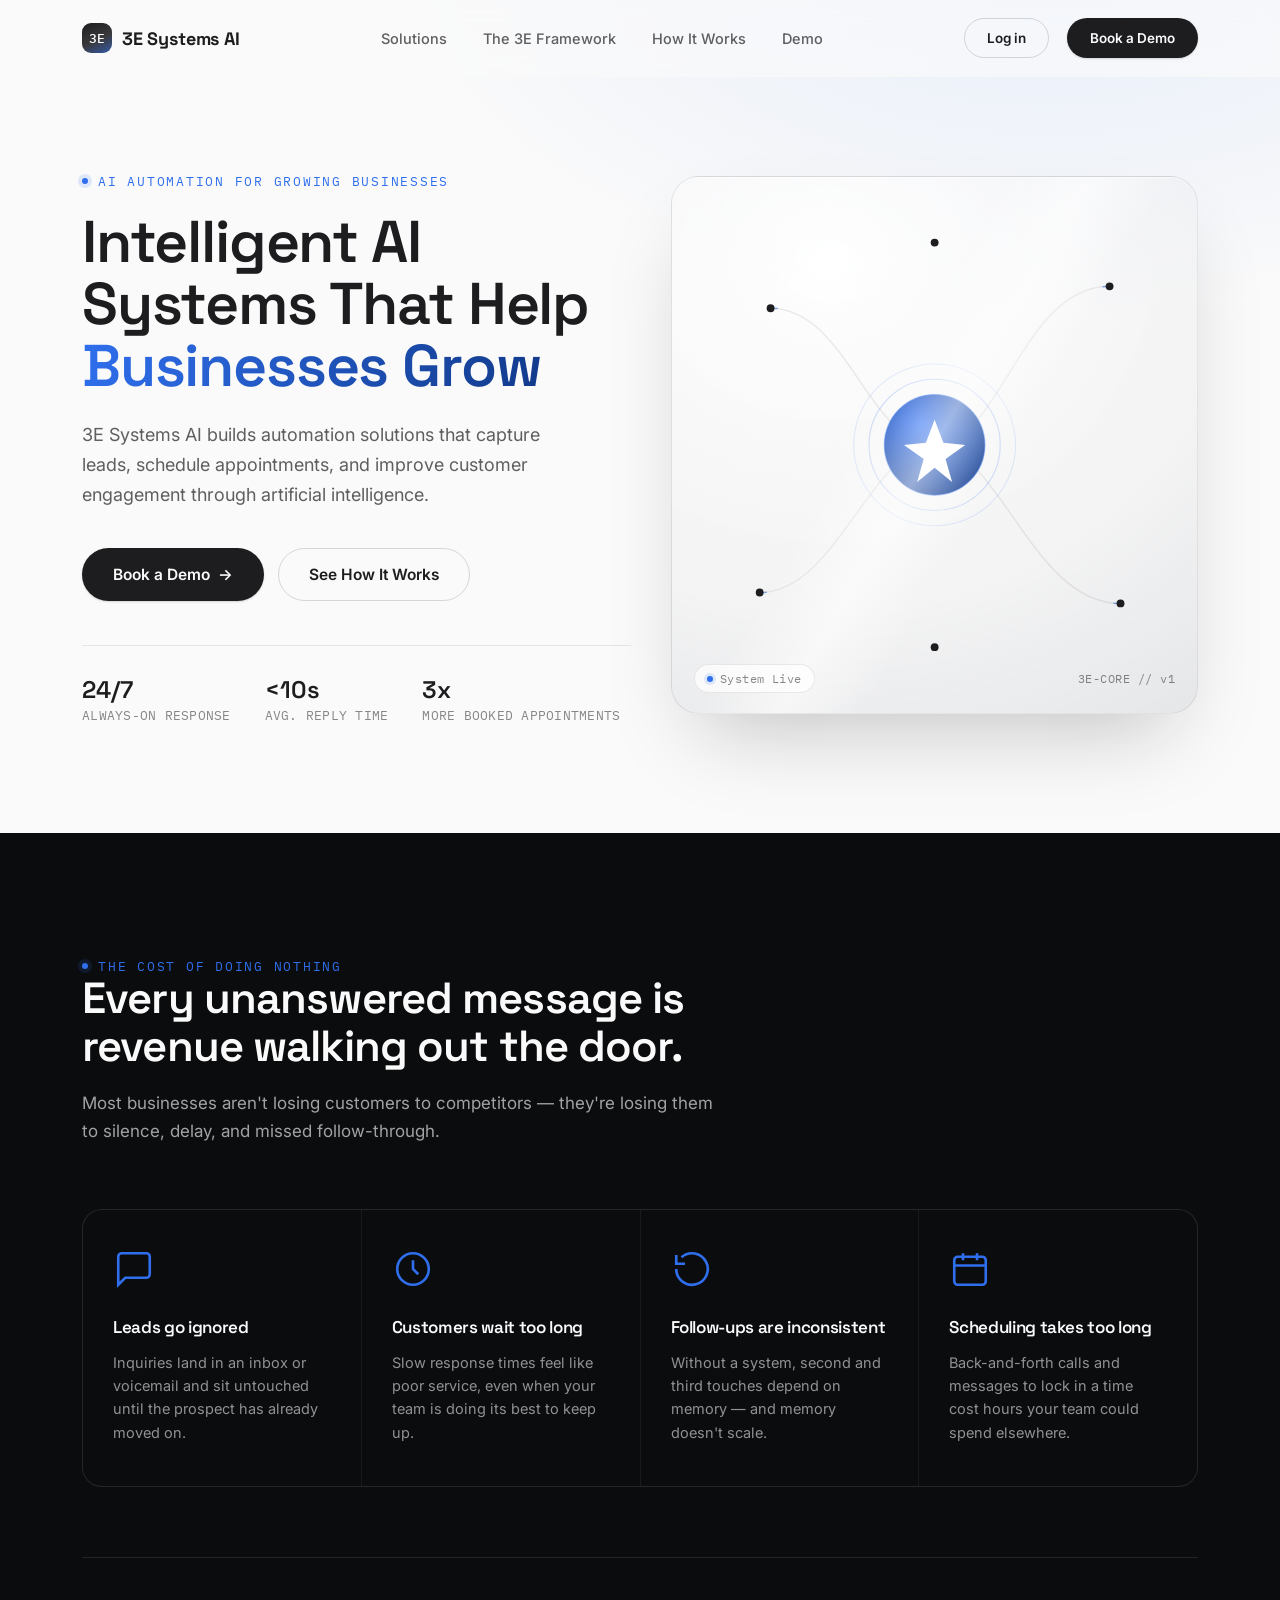
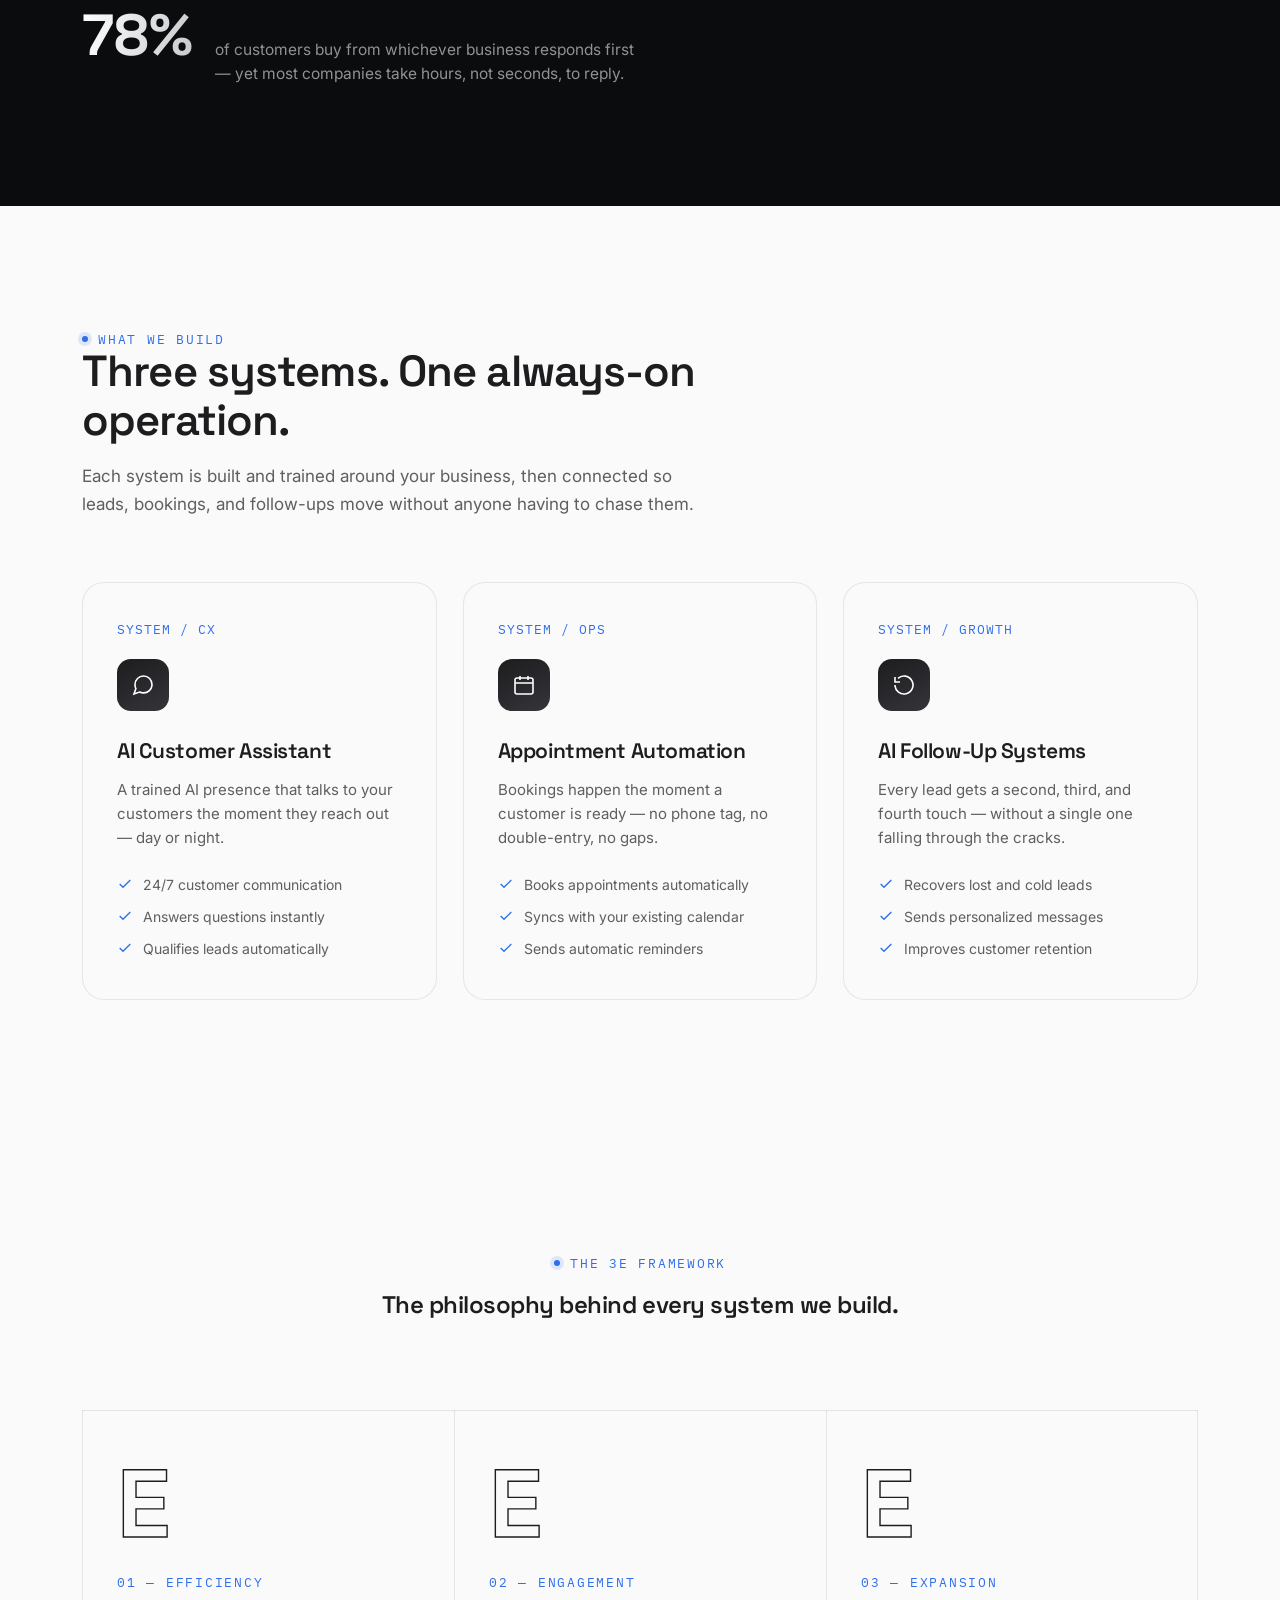
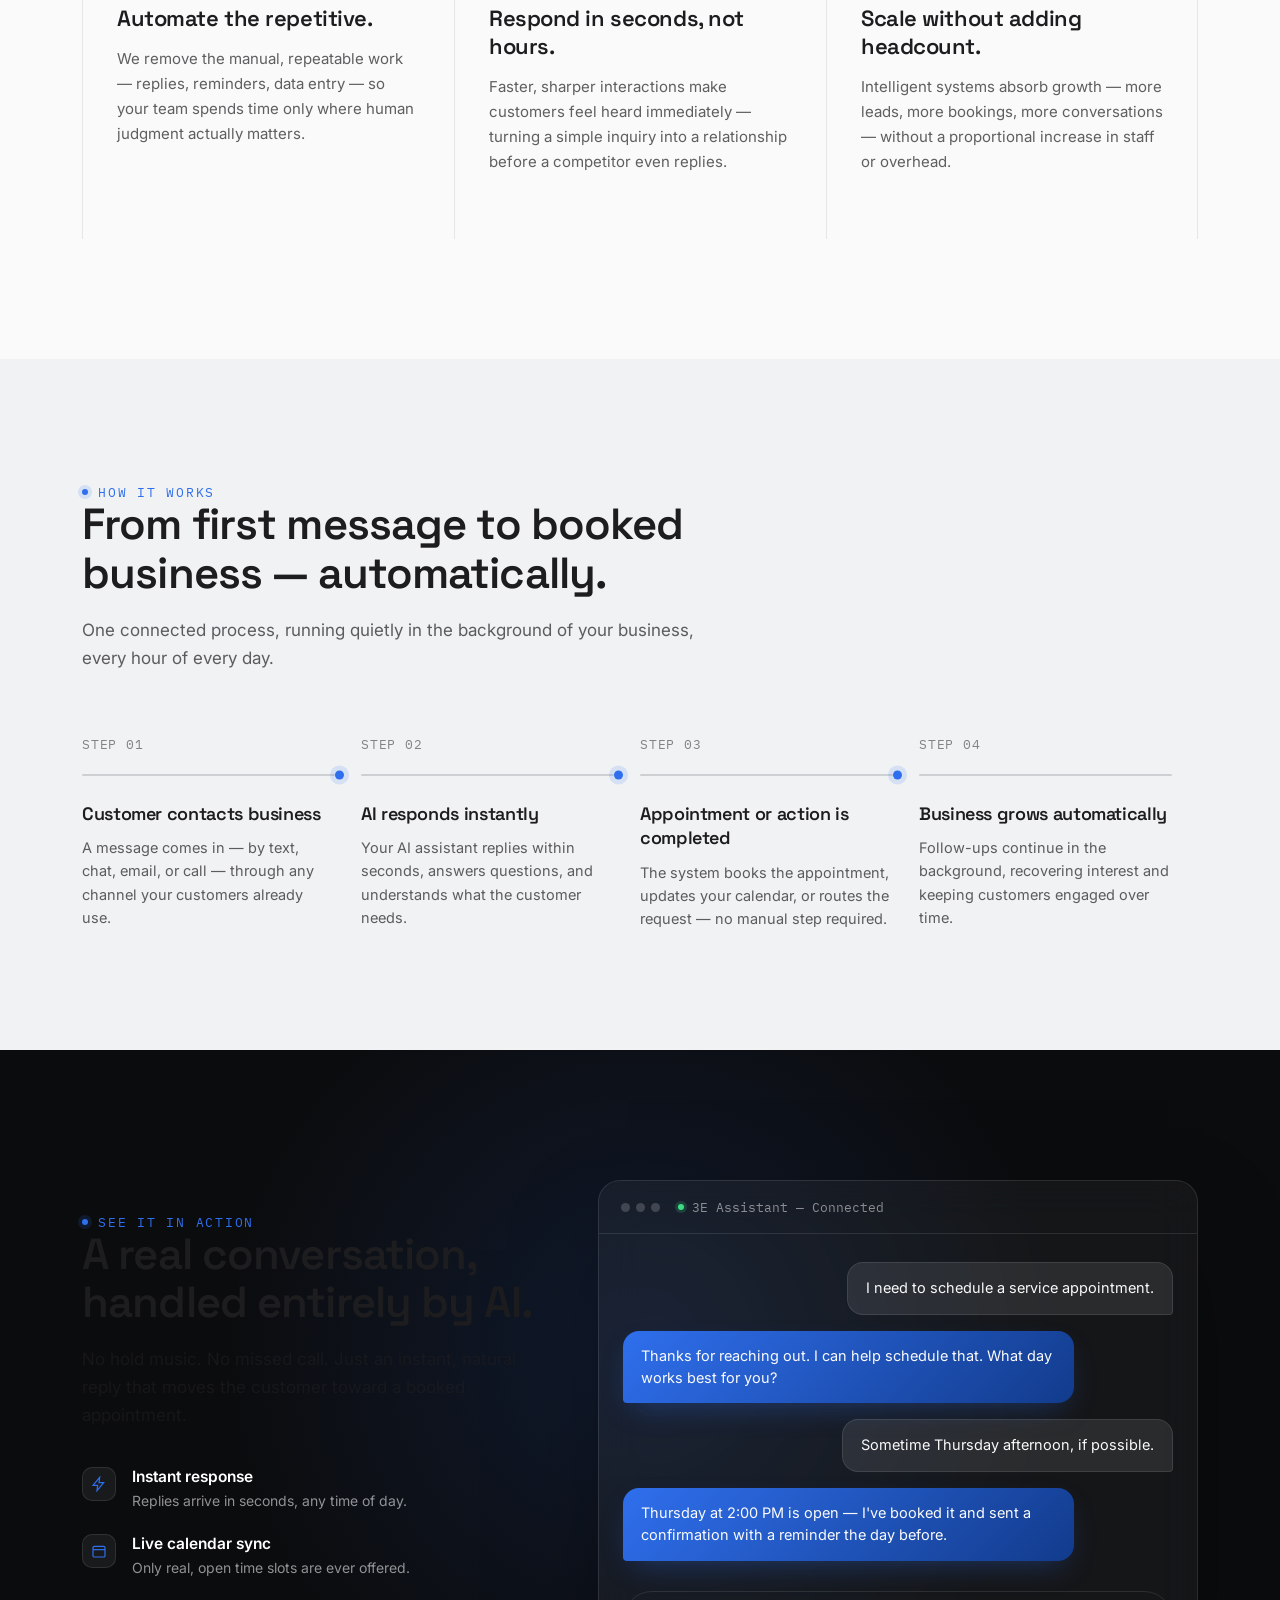
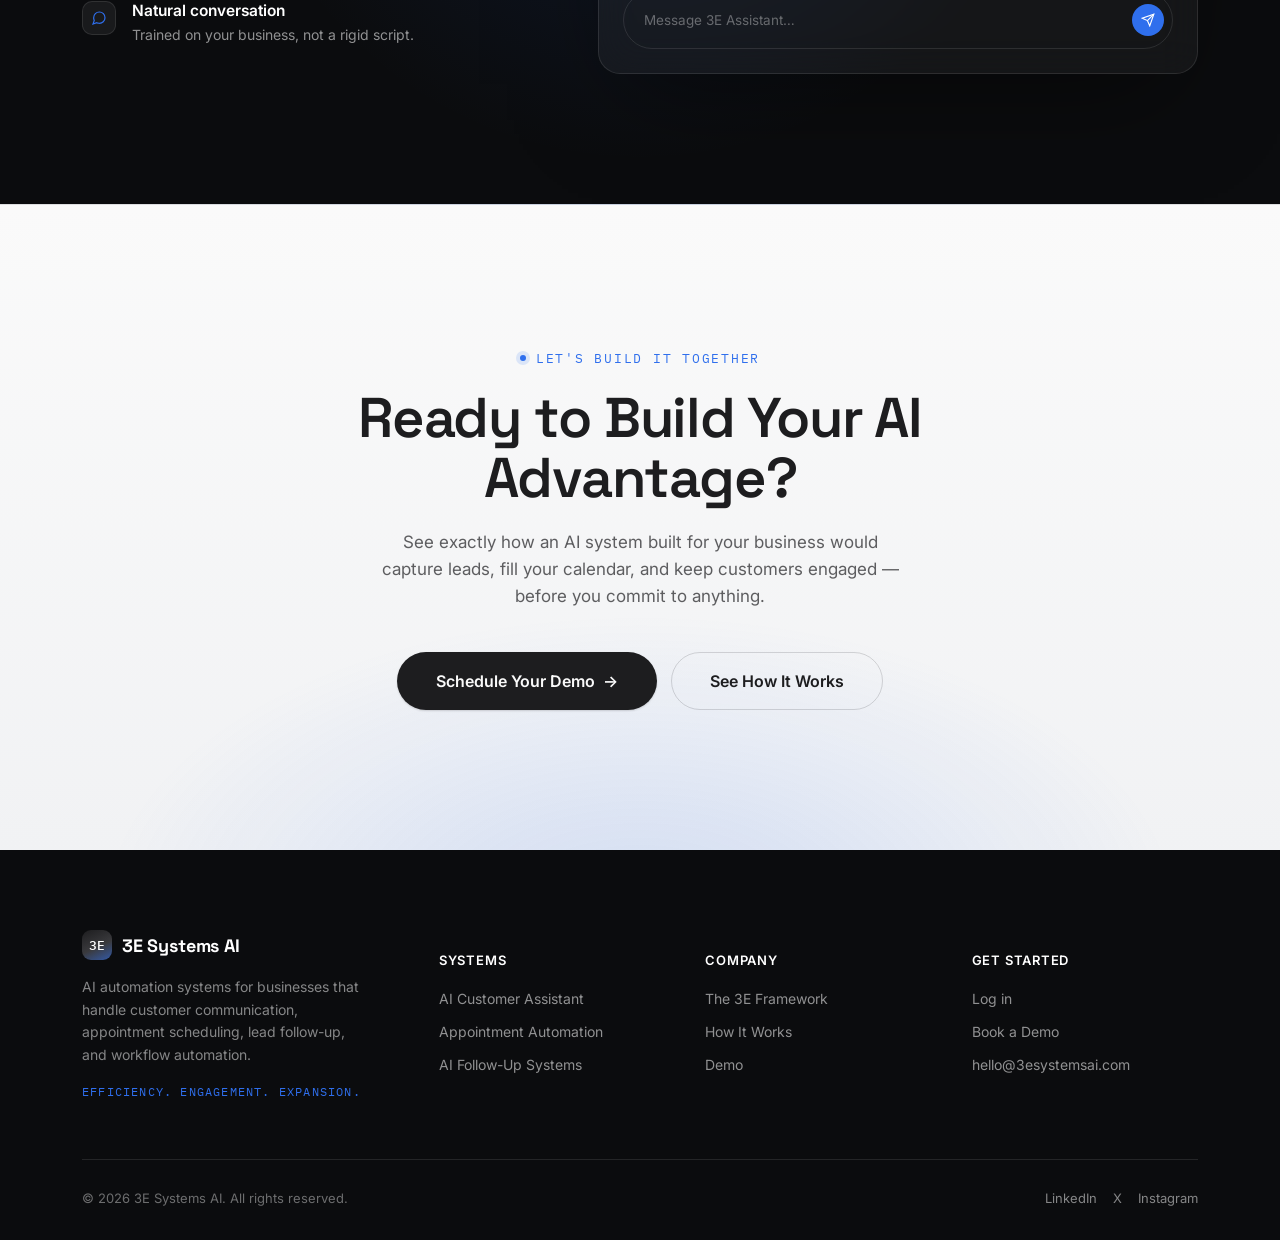
<file: index.html>
<!DOCTYPE html>
<html lang="en">
<head>
<meta charset="UTF-8">
<meta name="viewport" content="width=device-width, initial-scale=1.0">
<title>3E Systems AI — Intelligent Automation for Growing Businesses</title>
<meta name="description" content="3E Systems AI builds AI automation systems that capture leads, schedule appointments, and improve customer engagement — Efficiency, Engagement, Expansion.">
<link rel="icon" href="data:image/svg+xml,%3Csvg xmlns='http://www.w3.org/2000/svg' viewBox='0 0 64 64'%3E%3Cdefs%3E%3ClinearGradient id='g' x1='0' y1='0' x2='1' y2='1'%3E%3Cstop offset='0%25' stop-color='%231D1D1F'/%3E%3Cstop offset='55%25' stop-color='%233a3a3d'/%3E%3Cstop offset='130%25' stop-color='%232F6FED'/%3E%3C/linearGradient%3E%3C/defs%3E%3Crect width='64' height='64' rx='16' fill='url(%23g)'/%3E%3Ctext x='32' y='40' font-family='Space Grotesk,Arial,sans-serif' font-size='22' font-weight='700' fill='white' text-anchor='middle'%3E3E%3C/text%3E%3C/svg%3E">

<!-- ===================== FONTS ===================== -->
<!-- Space Grotesk: display/headline face — geometric, technical personality       -->
<!-- Inter: body face — neutral, highly legible at small sizes                    -->
<!-- IBM Plex Mono: utility face — used for eyebrows/labels/data-readout moments   -->
<link rel="preconnect" href="https://fonts.googleapis.com">
<link rel="preconnect" href="https://fonts.gstatic.com" crossorigin>
<link href="https://fonts.googleapis.com/css2?family=Space+Grotesk:wght@400;500;600;700&family=Inter:wght@400;500;600;700&family=IBM+Plex+Mono:wght@400;500&display=swap" rel="stylesheet">

<link rel="stylesheet" href="styles.css">
</head>
<body>

<!-- ===================== NAVIGATION ===================== -->
<nav class="nav" id="siteNav">
  <div class="wrap">
    <a href="#top" class="brand">
      <span class="brand-mark">3E</span>
      3E Systems AI
    </a>
    <ul class="nav-links">
      <li><a href="solutions.html">Solutions</a></li>
      <li><a href="framework.html">The 3E Framework</a></li>
      <li><a href="how-it-works.html">How It Works</a></li>
      <li><a href="demo.html">Demo</a></li>
    </ul>
    <div class="nav-cta">
      <a href="login.html" class="btn btn-ghost">Log in</a>
      <a href="book-a-demo.html" class="btn btn-primary">Book a Demo</a>
    </div>
    <button class="nav-menu-btn" aria-label="Open menu"><span></span></button>
  </div>
</nav>

<!-- ===================== HERO SECTION ===================== -->
<header class="hero" id="top">
  <div class="wrap">
    <div class="hero-copy reveal is-visible">
      <span class="eyebrow">AI Automation for Growing Businesses</span>
      <h1>Intelligent AI Systems That Help <em>Businesses Grow</em></h1>
      <p class="lead">3E Systems AI builds automation solutions that capture leads, schedule appointments, and improve customer engagement through artificial intelligence.</p>
      <div class="hero-actions">
        <a href="book-a-demo.html" class="btn btn-primary">Book a Demo <span class="btn-arrow">→</span></a>
        <a href="how-it-works.html" class="btn btn-ghost">See How It Works</a>
      </div>
      <div class="hero-proof">
        <div><strong>24/7</strong><span>ALWAYS-ON RESPONSE</span></div>
        <div><strong>&lt;10s</strong><span>AVG. REPLY TIME</span></div>
        <div><strong>3x</strong><span>MORE BOOKED APPOINTMENTS</span></div>
      </div>
    </div>

    <!-- Signature visual: animated signal mesh representing an always-on AI system -->
    <div class="hero-visual reveal is-visible reveal-delay-1" role="img" aria-label="Animated diagram of an AI system routing customer messages, scheduling, and follow-ups">
      <svg viewBox="0 0 480 490" fill="none" xmlns="http://www.w3.org/2000/svg">
        <!-- connecting flow lines -->
        <path class="flow-line f1" d="M90 120 C 160 120, 180 245, 240 245" stroke="#2F6FED" stroke-width="1.4" stroke-linecap="round" opacity="0.55"/>
        <path class="flow-line f2" d="M400 100 C 320 100, 300 245, 240 245" stroke="#2F6FED" stroke-width="1.4" stroke-linecap="round" opacity="0.55"/>
        <path class="flow-line f3" d="M80 380 C 150 380, 180 250, 240 245" stroke="#2F6FED" stroke-width="1.4" stroke-linecap="round" opacity="0.55"/>
        <path class="flow-line f4" d="M410 390 C 330 390, 300 250, 240 245" stroke="#2F6FED" stroke-width="1.4" stroke-linecap="round" opacity="0.55"/>

        <path d="M90 120 C 160 120, 180 245, 240 245" stroke="#1D1D1F" stroke-opacity="0.08" stroke-width="1.4"/>
        <path d="M400 100 C 320 100, 300 245, 240 245" stroke="#1D1D1F" stroke-opacity="0.08" stroke-width="1.4"/>
        <path d="M80 380 C 150 380, 180 250, 240 245" stroke="#1D1D1F" stroke-opacity="0.08" stroke-width="1.4"/>
        <path d="M410 390 C 330 390, 300 250, 240 245" stroke="#1D1D1F" stroke-opacity="0.08" stroke-width="1.4"/>

        <!-- outer perimeter nodes -->
        <circle class="node-dot d1" cx="90" cy="120" r="3.6" fill="#1D1D1F"/>
        <circle class="node-dot d2" cx="400" cy="100" r="3.6" fill="#1D1D1F"/>
        <circle class="node-dot d3" cx="80" cy="380" r="3.6" fill="#1D1D1F"/>
        <circle class="node-dot d4" cx="410" cy="390" r="3.6" fill="#1D1D1F"/>
        <circle class="node-dot d5" cx="240" cy="60" r="3.6" fill="#1D1D1F"/>
        <circle class="node-dot d6" cx="240" cy="430" r="3.6" fill="#1D1D1F"/>

        <!-- central AI core -->
        <circle class="node-core" cx="240" cy="245" r="46" fill="url(#coreGrad)"/>
        <circle cx="240" cy="245" r="46" fill="none" stroke="#2F6FED" stroke-width="1" opacity="0.5"/>
        <circle cx="240" cy="245" r="60" fill="none" stroke="#2F6FED" stroke-width="1" opacity="0.22"/>
        <circle cx="240" cy="245" r="74" fill="none" stroke="#2F6FED" stroke-width="1" opacity="0.12"/>

        <!-- minimal spark glyph inside core -->
        <path d="M240 222 L 248 243 L 268 245 L 250 258 L 256 279 L 240 266 L 224 279 L 230 258 L 212 245 L 232 243 Z" fill="#ffffff"/>

        <defs>
          <radialGradient id="coreGrad" cx="35%" cy="30%" r="80%">
            <stop offset="0%" stop-color="#3f7bf5"/>
            <stop offset="100%" stop-color="#123B8C"/>
          </radialGradient>
        </defs>
      </svg>
      <div class="hero-visual-caption">
        <span class="pulse-chip"><i></i> System Live</span>
        <span>3E-CORE // v1</span>
      </div>
    </div>
  </div>
</header>

<!-- ===================== PROBLEM SECTION ===================== -->
<section class="bg-ink section-pad">
  <div class="wrap">
    <div class="section-head reveal">
      <span class="eyebrow">The Cost of Doing Nothing</span>
      <h2 class="section-tag">Every unanswered message is revenue walking out the door.</h2>
      <p>Most businesses aren't losing customers to competitors — they're losing them to silence, delay, and missed follow-through.</p>
    </div>

    <div class="problem-grid reveal reveal-delay-1">
      <div class="problem-card">
        <svg class="p-icon" viewBox="0 0 24 24" fill="none" stroke="currentColor" stroke-width="1.5"><path d="M21 15a2 2 0 0 1-2 2H7l-4 4V5a2 2 0 0 1 2-2h14a2 2 0 0 1 2 2z"/></svg>
        <h4>Leads go ignored</h4>
        <p>Inquiries land in an inbox or voicemail and sit untouched until the prospect has already moved on.</p>
      </div>
      <div class="problem-card">
        <svg class="p-icon" viewBox="0 0 24 24" fill="none" stroke="currentColor" stroke-width="1.5"><circle cx="12" cy="12" r="9"/><path d="M12 7v5l3 3"/></svg>
        <h4>Customers wait too long</h4>
        <p>Slow response times feel like poor service, even when your team is doing its best to keep up.</p>
      </div>
      <div class="problem-card">
        <svg class="p-icon" viewBox="0 0 24 24" fill="none" stroke="currentColor" stroke-width="1.5"><path d="M3 12a9 9 0 1 0 3-6.7"/><path d="M3 4v5h5"/></svg>
        <h4>Follow-ups are inconsistent</h4>
        <p>Without a system, second and third touches depend on memory — and memory doesn't scale.</p>
      </div>
      <div class="problem-card">
        <svg class="p-icon" viewBox="0 0 24 24" fill="none" stroke="currentColor" stroke-width="1.5"><rect x="3" y="5" width="18" height="16" rx="2"/><path d="M3 10h18M8 3v4M16 3v4"/></svg>
        <h4>Scheduling takes too long</h4>
        <p>Back-and-forth calls and messages to lock in a time cost hours your team could spend elsewhere.</p>
      </div>
    </div>

    <div class="problem-stat reveal reveal-delay-2">
      <strong>78%</strong>
      <span>of customers buy from whichever business responds first — yet most companies take hours, not seconds, to reply.</span>
    </div>
  </div>
</section>

<!-- ===================== SOLUTIONS SECTION ===================== -->
<section class="section-pad" id="solutions">
  <div class="wrap">
    <div class="section-head reveal">
      <span class="eyebrow">What We Build</span>
      <h2 class="section-tag">Three systems. One always-on operation.</h2>
      <p>Each system is built and trained around your business, then connected so leads, bookings, and follow-ups move without anyone having to chase them.</p>
    </div>

    <div class="solutions-grid">
      <div class="solution-card reveal">
        <span class="solution-index">SYSTEM / CX</span>
        <div class="solution-icon">
          <svg viewBox="0 0 24 24" fill="none" stroke="currentColor" stroke-width="1.6"><path d="M21 11.5a8.4 8.4 0 0 1-8.9 8.4 8.6 8.6 0 0 1-3.5-.8L3 21l1.9-5.4A8.4 8.4 0 0 1 4 11.5 8.5 8.5 0 0 1 12.6 3 8.4 8.4 0 0 1 21 11.5z"/></svg>
        </div>
        <h3>AI Customer Assistant</h3>
        <p>A trained AI presence that talks to your customers the moment they reach out — day or night.</p>
        <ul class="solution-list">
          <li><svg viewBox="0 0 24 24" fill="none" stroke="currentColor" stroke-width="2"><path d="M20 6L9 17l-5-5"/></svg>24/7 customer communication</li>
          <li><svg viewBox="0 0 24 24" fill="none" stroke="currentColor" stroke-width="2"><path d="M20 6L9 17l-5-5"/></svg>Answers questions instantly</li>
          <li><svg viewBox="0 0 24 24" fill="none" stroke="currentColor" stroke-width="2"><path d="M20 6L9 17l-5-5"/></svg>Qualifies leads automatically</li>
        </ul>
      </div>

      <div class="solution-card reveal reveal-delay-1">
        <span class="solution-index">SYSTEM / OPS</span>
        <div class="solution-icon">
          <svg viewBox="0 0 24 24" fill="none" stroke="currentColor" stroke-width="1.6"><rect x="3" y="5" width="18" height="16" rx="2"/><path d="M3 10h18M8 3v4M16 3v4M8 15h.01M12 15h.01M16 15h.01"/></svg>
        </div>
        <h3>Appointment Automation</h3>
        <p>Bookings happen the moment a customer is ready — no phone tag, no double-entry, no gaps.</p>
        <ul class="solution-list">
          <li><svg viewBox="0 0 24 24" fill="none" stroke="currentColor" stroke-width="2"><path d="M20 6L9 17l-5-5"/></svg>Books appointments automatically</li>
          <li><svg viewBox="0 0 24 24" fill="none" stroke="currentColor" stroke-width="2"><path d="M20 6L9 17l-5-5"/></svg>Syncs with your existing calendar</li>
          <li><svg viewBox="0 0 24 24" fill="none" stroke="currentColor" stroke-width="2"><path d="M20 6L9 17l-5-5"/></svg>Sends automatic reminders</li>
        </ul>
      </div>

      <div class="solution-card reveal reveal-delay-2">
        <span class="solution-index">SYSTEM / GROWTH</span>
        <div class="solution-icon">
          <svg viewBox="0 0 24 24" fill="none" stroke="currentColor" stroke-width="1.6"><path d="M3 12a9 9 0 1 0 3-6.7"/><path d="M3 4v5h5"/></svg>
        </div>
        <h3>AI Follow-Up Systems</h3>
        <p>Every lead gets a second, third, and fourth touch — without a single one falling through the cracks.</p>
        <ul class="solution-list">
          <li><svg viewBox="0 0 24 24" fill="none" stroke="currentColor" stroke-width="2"><path d="M20 6L9 17l-5-5"/></svg>Recovers lost and cold leads</li>
          <li><svg viewBox="0 0 24 24" fill="none" stroke="currentColor" stroke-width="2"><path d="M20 6L9 17l-5-5"/></svg>Sends personalized messages</li>
          <li><svg viewBox="0 0 24 24" fill="none" stroke="currentColor" stroke-width="2"><path d="M20 6L9 17l-5-5"/></svg>Improves customer retention</li>
        </ul>
      </div>
    </div>
  </div>
</section>

<!-- ===================== 3E FRAMEWORK SECTION ===================== -->
<section class="framework" id="framework">
  <div class="wrap">
    <div class="framework-head reveal">
      <span class="eyebrow">The 3E Framework</span>
      <h2 class="section-tag" style="margin-top:18px;">The philosophy behind every system we build.</h2>
    </div>

    <div class="e-columns">
      <div class="e-col reveal">
        <span class="e-letter">E</span>
        <span class="e-word">01 — Efficiency</span>
        <h3>Automate the repetitive.</h3>
        <p>We remove the manual, repeatable work — replies, reminders, data entry — so your team spends time only where human judgment actually matters.</p>
      </div>
      <div class="e-col reveal reveal-delay-1">
        <span class="e-letter">E</span>
        <span class="e-word">02 — Engagement</span>
        <h3>Respond in seconds, not hours.</h3>
        <p>Faster, sharper interactions make customers feel heard immediately — turning a simple inquiry into a relationship before a competitor even replies.</p>
      </div>
      <div class="e-col reveal reveal-delay-2">
        <span class="e-letter">E</span>
        <span class="e-word">03 — Expansion</span>
        <h3>Scale without adding headcount.</h3>
        <p>Intelligent systems absorb growth — more leads, more bookings, more conversations — without a proportional increase in staff or overhead.</p>
      </div>
    </div>
  </div>
</section>

<!-- ===================== HOW IT WORKS SECTION ===================== -->
<section class="section-pad bg-soft" id="how-it-works">
  <div class="wrap">
    <div class="section-head reveal">
      <span class="eyebrow">How It Works</span>
      <h2 class="section-tag">From first message to booked business — automatically.</h2>
      <p>One connected process, running quietly in the background of your business, every hour of every day.</p>
    </div>

    <div class="steps">
      <div class="step reveal">
        <span class="step-num">STEP 01</span>
        <div class="step-rail"></div>
        <h4>Customer contacts business</h4>
        <p>A message comes in — by text, chat, email, or call — through any channel your customers already use.</p>
      </div>
      <div class="step reveal reveal-delay-1">
        <span class="step-num">STEP 02</span>
        <div class="step-rail"></div>
        <h4>AI responds instantly</h4>
        <p>Your AI assistant replies within seconds, answers questions, and understands what the customer needs.</p>
      </div>
      <div class="step reveal reveal-delay-2">
        <span class="step-num">STEP 03</span>
        <div class="step-rail"></div>
        <h4>Appointment or action is completed</h4>
        <p>The system books the appointment, updates your calendar, or routes the request — no manual step required.</p>
      </div>
      <div class="step reveal reveal-delay-3">
        <span class="step-num">STEP 04</span>
        <div class="step-rail"></div>
        <h4>Business grows automatically</h4>
        <p>Follow-ups continue in the background, recovering interest and keeping customers engaged over time.</p>
      </div>
    </div>
  </div>
</section>

<!-- ===================== DEMO SECTION ===================== -->
<section class="demo-section" id="demo">
  <div class="wrap demo-layout">
    <div class="demo-copy">
      <div class="section-head reveal">
        <span class="eyebrow">See It In Action</span>
        <h2 class="section-tag">A real conversation, handled entirely by AI.</h2>
        <p>No hold music. No missed call. Just an instant, natural reply that moves the customer toward a booked appointment.</p>
      </div>
      <div class="demo-feature-list reveal reveal-delay-1">
        <div class="demo-feature">
          <div class="fi"><svg viewBox="0 0 24 24" fill="none" stroke="currentColor" stroke-width="1.8"><path d="M13 2 3 14h7l-1 8 10-12h-7z"/></svg></div>
          <div><h5>Instant response</h5><p>Replies arrive in seconds, any time of day.</p></div>
        </div>
        <div class="demo-feature">
          <div class="fi"><svg viewBox="0 0 24 24" fill="none" stroke="currentColor" stroke-width="1.8"><rect x="3" y="5" width="18" height="16" rx="2"/><path d="M3 10h18"/></svg></div>
          <div><h5>Live calendar sync</h5><p>Only real, open time slots are ever offered.</p></div>
        </div>
        <div class="demo-feature">
          <div class="fi"><svg viewBox="0 0 24 24" fill="none" stroke="currentColor" stroke-width="1.8"><path d="M21 11.5a8.4 8.4 0 0 1-8.9 8.4 8.6 8.6 0 0 1-3.5-.8L3 21l1.9-5.4A8.4 8.4 0 0 1 4 11.5 8.5 8.5 0 0 1 12.6 3 8.4 8.4 0 0 1 21 11.5z"/></svg></div>
          <div><h5>Natural conversation</h5><p>Trained on your business, not a rigid script.</p></div>
        </div>
      </div>
    </div>

    <div class="chat-panel reveal reveal-delay-1">
      <div class="chat-topbar">
        <div class="dots"><span></span><span></span><span></span></div>
        <div class="who"><i></i> 3E Assistant — Connected</div>
      </div>
      <div class="chat-body" id="chatBody">
        <div class="msg user">I need to schedule a service appointment.</div>
        <div class="msg ai">Thanks for reaching out. I can help schedule that. What day works best for you?</div>
        <div class="msg user2">Sometime Thursday afternoon, if possible.</div>
        <div class="msg ai2">Thursday at 2:00 PM is open — I've booked it and sent a confirmation with a reminder the day before.</div>
      </div>
      <div class="chat-inputbar">
        <span>Message 3E Assistant…</span>
        <div class="send"><svg viewBox="0 0 24 24" fill="none" stroke="currentColor" stroke-width="2"><path d="M22 2 11 13"/><path d="M22 2 15 22l-4-9-9-4z"/></svg></div>
      </div>
    </div>
  </div>
</section>

<!-- ===================== FINAL CTA SECTION ===================== -->
<section class="final-cta" id="contact">
  <div class="wrap">
    <span class="eyebrow reveal">Let's Build It Together</span>
    <h2 class="reveal reveal-delay-1">Ready to Build Your AI Advantage?</h2>
    <p class="reveal reveal-delay-1">See exactly how an AI system built for your business would capture leads, fill your calendar, and keep customers engaged — before you commit to anything.</p>
    <div class="final-cta-actions reveal reveal-delay-2">
      <a href="book-a-demo.html" class="btn btn-primary">Schedule Your Demo <span class="btn-arrow">→</span></a>
      <a href="how-it-works.html" class="btn btn-ghost">See How It Works</a>
    </div>
  </div>
</section>

<!-- ===================== FOOTER ===================== -->
<footer>
  <div class="wrap">
    <div class="footer-top">
      <div class="footer-brand">
        <a href="#top" class="brand">
          <span class="brand-mark">3E</span>
          3E Systems AI
        </a>
        <p>AI automation systems for businesses that handle customer communication, appointment scheduling, lead follow-up, and workflow automation.</p>
        <span class="footer-tagline">Efficiency. Engagement. Expansion.</span>
      </div>
      <div class="footer-col">
        <h5>Systems</h5>
        <ul>
          <li><a href="solutions.html">AI Customer Assistant</a></li>
          <li><a href="solutions.html">Appointment Automation</a></li>
          <li><a href="solutions.html">AI Follow-Up Systems</a></li>
        </ul>
      </div>
      <div class="footer-col">
        <h5>Company</h5>
        <ul>
          <li><a href="framework.html">The 3E Framework</a></li>
          <li><a href="how-it-works.html">How It Works</a></li>
          <li><a href="demo.html">Demo</a></li>
        </ul>
      </div>
      <div class="footer-col">
        <h5>Get Started</h5>
        <ul>
          <li><a href="login.html">Log in</a></li>
          <li><a href="book-a-demo.html">Book a Demo</a></li>
          <li><a href="mailto:hello@3esystemsai.com">hello@3esystemsai.com</a></li>
        </ul>
      </div>
    </div>
    <div class="footer-bottom">
      <span>© <span id="year"></span> 3E Systems AI. All rights reserved.</span>
      <div class="socials">
        <a href="#" aria-label="LinkedIn">LinkedIn</a>
        <a href="#" aria-label="X">X</a>
        <a href="#" aria-label="Instagram">Instagram</a>
      </div>
    </div>
  </div>
</footer>

<!-- ===================== JAVASCRIPT ===================== -->
<script src="main.js"></script>
</body>
</html>
</file>
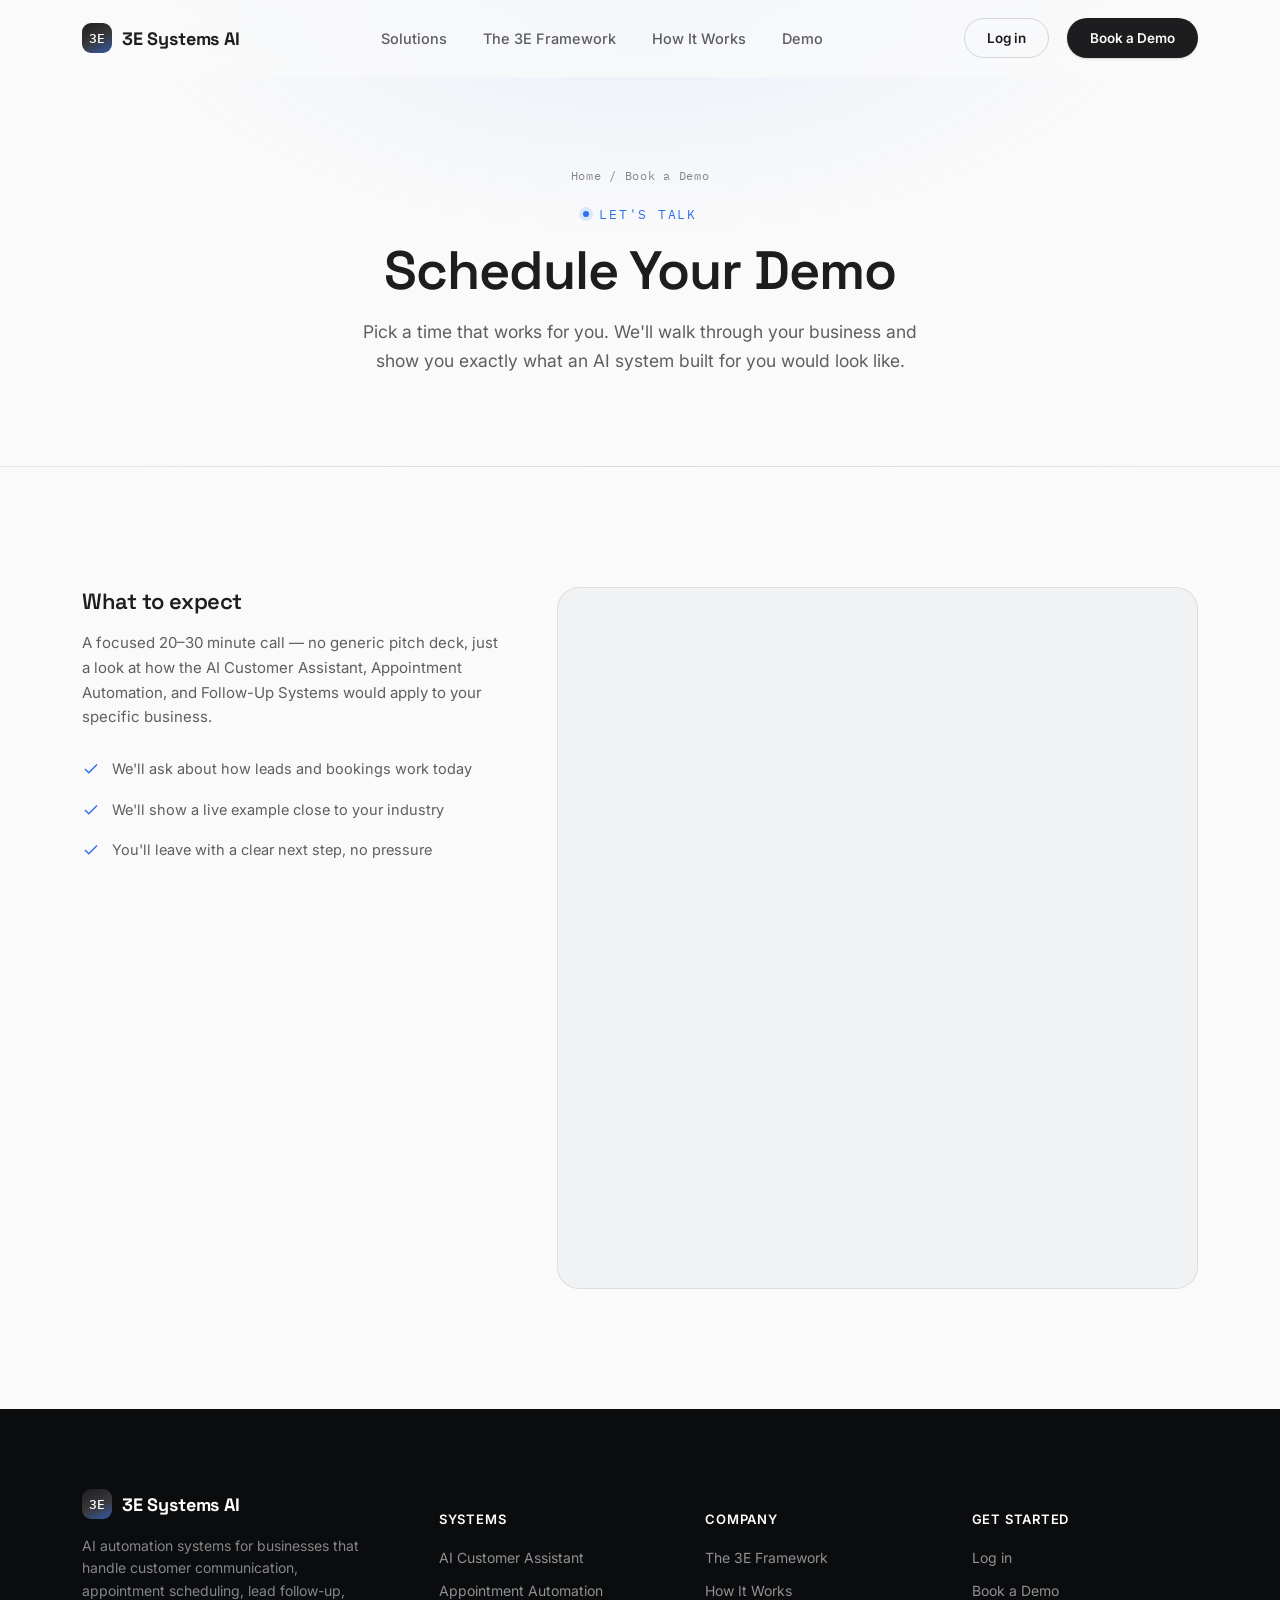
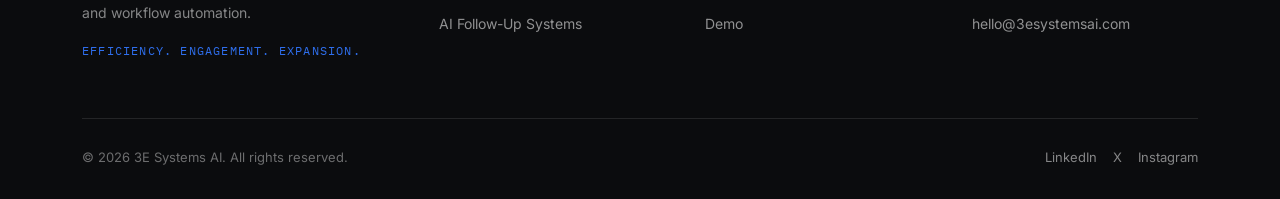
<file: book-a-demo.html>
<!DOCTYPE html>
<html lang="en">
<head>
<meta charset="UTF-8">
<meta name="viewport" content="width=device-width, initial-scale=1.0">
<title>Book a Demo — 3E Systems AI</title>
<meta name="description" content="Schedule a demo with 3E Systems AI and see how an AI automation system would work for your business.">
<link rel="icon" href="data:image/svg+xml,%3Csvg xmlns='http://www.w3.org/2000/svg' viewBox='0 0 64 64'%3E%3Cdefs%3E%3ClinearGradient id='g' x1='0' y1='0' x2='1' y2='1'%3E%3Cstop offset='0%25' stop-color='%231D1D1F'/%3E%3Cstop offset='55%25' stop-color='%233a3a3d'/%3E%3Cstop offset='130%25' stop-color='%232F6FED'/%3E%3C/linearGradient%3E%3C/defs%3E%3Crect width='64' height='64' rx='16' fill='url(%23g)'/%3E%3Ctext x='32' y='40' font-family='Space Grotesk,Arial,sans-serif' font-size='22' font-weight='700' fill='white' text-anchor='middle'%3E3E%3C/text%3E%3C/svg%3E">
<link rel="preconnect" href="https://fonts.googleapis.com">
<link rel="preconnect" href="https://fonts.gstatic.com" crossorigin>
<link href="https://fonts.googleapis.com/css2?family=Space+Grotesk:wght@400;500;600;700&family=Inter:wght@400;500;600;700&family=IBM+Plex+Mono:wght@400;500&display=swap" rel="stylesheet">
<link rel="stylesheet" href="styles.css">
</head>
<body>

<!-- ===================== NAVIGATION ===================== -->
<nav class="nav" id="siteNav">
  <div class="wrap">
    <a href="index.html" class="brand">
      <span class="brand-mark">3E</span>
      3E Systems AI
    </a>
    <ul class="nav-links">
      <li><a href="solutions.html">Solutions</a></li>
      <li><a href="framework.html">The 3E Framework</a></li>
      <li><a href="how-it-works.html">How It Works</a></li>
      <li><a href="demo.html">Demo</a></li>
    </ul>
    <div class="nav-cta">
      <a href="login.html" class="btn btn-ghost">Log in</a>
      <a href="book-a-demo.html" class="btn btn-primary">Book a Demo</a>
    </div>
    <button class="nav-menu-btn" aria-label="Open menu"><span></span></button>
  </div>
</nav>

<!-- ===================== PAGE HERO ===================== -->
<header class="page-hero">
  <div class="wrap">
    <span class="breadcrumb"><a href="index.html">Home</a> / Book a Demo</span>
    <span class="eyebrow">Let's Talk</span>
    <h1>Schedule Your Demo</h1>
    <p class="lead">Pick a time that works for you. We'll walk through your business and show you exactly what an AI system built for you would look like.</p>
  </div>
</header>

<!-- ===================== BOOKING SECTION ===================== -->
<section class="section-pad">
  <div class="wrap booking-layout">
    <div class="booking-info reveal">
      <h3>What to expect</h3>
      <p>A focused 20–30 minute call — no generic pitch deck, just a look at how the AI Customer Assistant, Appointment Automation, and Follow-Up Systems would apply to your specific business.</p>
      <ul class="booking-list">
        <li><svg viewBox="0 0 24 24" fill="none" stroke="currentColor" stroke-width="2"><path d="M20 6L9 17l-5-5"/></svg>We'll ask about how leads and bookings work today</li>
        <li><svg viewBox="0 0 24 24" fill="none" stroke="currentColor" stroke-width="2"><path d="M20 6L9 17l-5-5"/></svg>We'll show a live example close to your industry</li>
        <li><svg viewBox="0 0 24 24" fill="none" stroke="currentColor" stroke-width="2"><path d="M20 6L9 17l-5-5"/></svg>You'll leave with a clear next step, no pressure</li>
      </ul>
    </div>

    <!--
      CALENDLY EMBED
      ---------------------------------------------------------------
      Replace the placeholder URL below with your real Calendly link.
      In Calendly: open your event type → Share → "Add to Website" →
      copy the inline embed URL (looks like https://calendly.com/your-name/30min)
      and paste it into the data-url attribute AND the iframe src below.
    -->
    <div class="calendly-frame-wrap reveal reveal-delay-1">
      <iframe
        title="Schedule a demo with 3E Systems AI"
        src="https://calendly.com/your-calendly-link/30min?hide_gdpr_banner=1"
        loading="lazy">
      </iframe>
    </div>
  </div>
</section>

<!-- ===================== FOOTER ===================== -->
<footer>
  <div class="wrap">
    <div class="footer-top">
      <div class="footer-brand">
        <a href="index.html" class="brand">
          <span class="brand-mark">3E</span>
          3E Systems AI
        </a>
        <p>AI automation systems for businesses that handle customer communication, appointment scheduling, lead follow-up, and workflow automation.</p>
        <span class="footer-tagline">Efficiency. Engagement. Expansion.</span>
      </div>
      <div class="footer-col">
        <h5>Systems</h5>
        <ul>
          <li><a href="solutions.html">AI Customer Assistant</a></li>
          <li><a href="solutions.html">Appointment Automation</a></li>
          <li><a href="solutions.html">AI Follow-Up Systems</a></li>
        </ul>
      </div>
      <div class="footer-col">
        <h5>Company</h5>
        <ul>
          <li><a href="framework.html">The 3E Framework</a></li>
          <li><a href="how-it-works.html">How It Works</a></li>
          <li><a href="demo.html">Demo</a></li>
        </ul>
      </div>
      <div class="footer-col">
        <h5>Get Started</h5>
        <ul>
          <li><a href="login.html">Log in</a></li>
          <li><a href="book-a-demo.html">Book a Demo</a></li>
          <li><a href="mailto:hello@3esystemsai.com">hello@3esystemsai.com</a></li>
        </ul>
      </div>
    </div>
    <div class="footer-bottom">
      <span>© <span id="year"></span> 3E Systems AI. All rights reserved.</span>
      <div class="socials">
        <a href="#" aria-label="LinkedIn">LinkedIn</a>
        <a href="#" aria-label="X">X</a>
        <a href="#" aria-label="Instagram">Instagram</a>
      </div>
    </div>
  </div>
</footer>

<script src="main.js"></script>
</body>
</html>
</file>
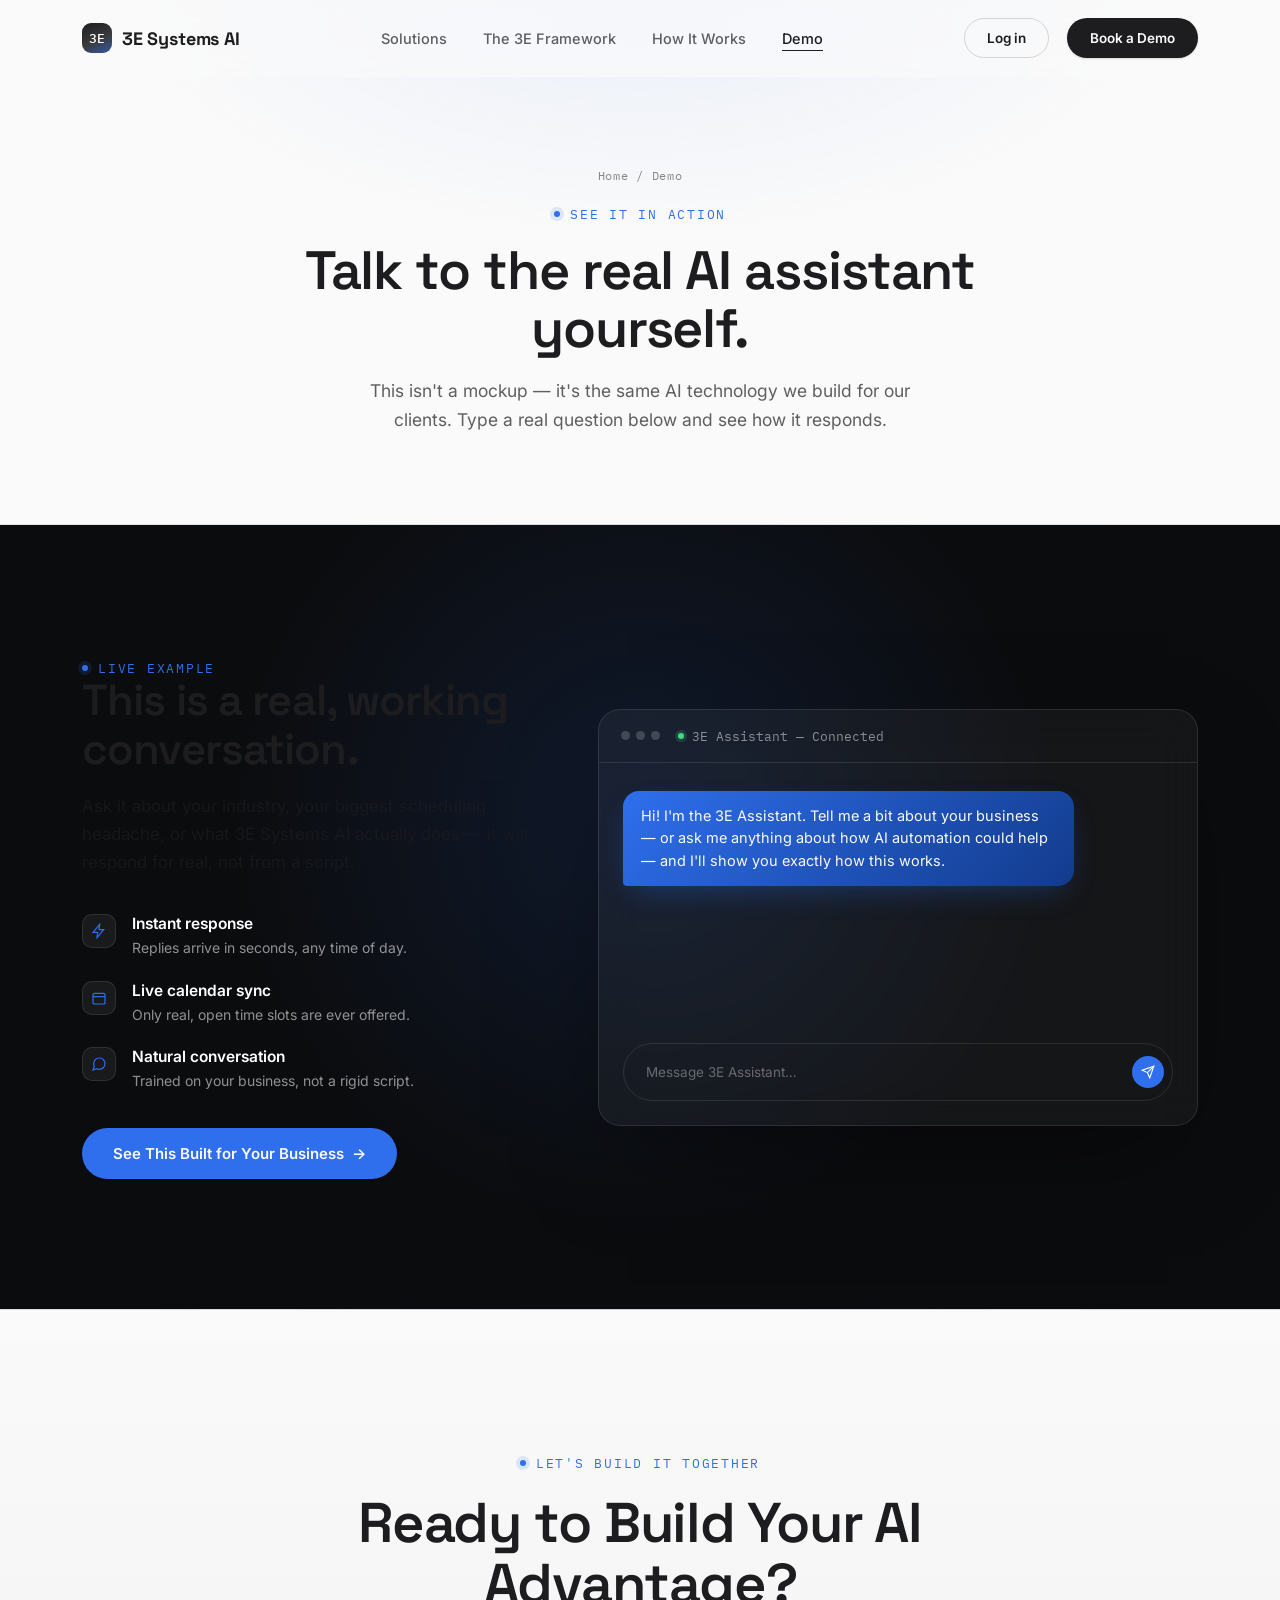
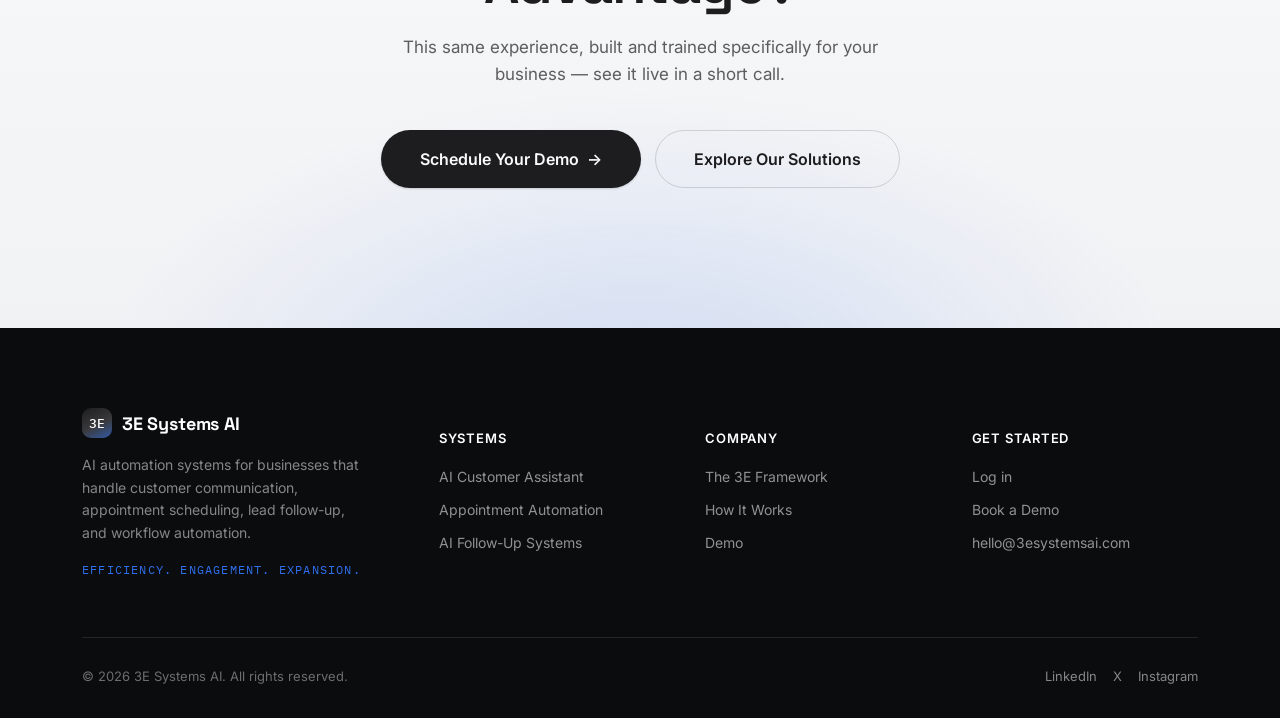
<file: demo.html>
<!DOCTYPE html>
<html lang="en">
<head>
<meta charset="UTF-8">
<meta name="viewport" content="width=device-width, initial-scale=1.0">
<title>Demo — 3E Systems AI</title>
<meta name="description" content="Talk to the real 3E Assistant yourself — the same AI chatbot 3E Systems AI builds for businesses, live on this page.">
<link rel="icon" href="data:image/svg+xml,%3Csvg xmlns='http://www.w3.org/2000/svg' viewBox='0 0 64 64'%3E%3Cdefs%3E%3ClinearGradient id='g' x1='0' y1='0' x2='1' y2='1'%3E%3Cstop offset='0%25' stop-color='%231D1D1F'/%3E%3Cstop offset='55%25' stop-color='%233a3a3d'/%3E%3Cstop offset='130%25' stop-color='%232F6FED'/%3E%3C/linearGradient%3E%3C/defs%3E%3Crect width='64' height='64' rx='16' fill='url(%23g)'/%3E%3Ctext x='32' y='40' font-family='Space Grotesk,Arial,sans-serif' font-size='22' font-weight='700' fill='white' text-anchor='middle'%3E3E%3C/text%3E%3C/svg%3E">
<link rel="preconnect" href="https://fonts.googleapis.com">
<link rel="preconnect" href="https://fonts.gstatic.com" crossorigin>
<link href="https://fonts.googleapis.com/css2?family=Space+Grotesk:wght@400;500;600;700&family=Inter:wght@400;500;600;700&family=IBM+Plex+Mono:wght@400;500&display=swap" rel="stylesheet">
<link rel="stylesheet" href="styles.css">
<style>
  /*
    NOTE ON THIS SMALL STYLE BLOCK:
    styles.css itself has NOT been modified -- the design system is
    untouched. This tiny scoped addition exists only because the input
    bar previously used a fake, non-interactive <span> as a visual
    placeholder. Turning it into a real, typeable <input> needs these
    few lines so the input has no default browser border/background,
    matching the exact look the design already had. No colors, fonts,
    spacing, or layout values are being changed here -- just making an
    existing look actually functional.
  */
  #chatInput {
    background: transparent;
    border: none;
    outline: none;
    color: #fff;
    font-family: var(--font-body);
    font-size: 13.5px;
    width: 100%;
  }
  #chatInput::placeholder {
    color: rgba(255, 255, 255, 0.35);
  }
  #chatInput:disabled {
    opacity: 0.6;
  }
  .chat-body {
    overflow-y: auto;
    max-height: 420px;
  }
</style>
</head>
<body>

<!-- ===================== NAVIGATION ===================== -->
<nav class="nav" id="siteNav">
  <div class="wrap">
    <a href="index.html" class="brand">
      <span class="brand-mark">3E</span>
      3E Systems AI
    </a>
    <ul class="nav-links">
      <li><a href="solutions.html">Solutions</a></li>
      <li><a href="framework.html">The 3E Framework</a></li>
      <li><a href="how-it-works.html">How It Works</a></li>
      <li><a href="demo.html" class="active">Demo</a></li>
    </ul>
    <div class="nav-cta">
      <a href="login.html" class="btn btn-ghost">Log in</a>
      <a href="book-a-demo.html" class="btn btn-primary">Book a Demo</a>
    </div>
    <button class="nav-menu-btn" aria-label="Open menu"><span></span></button>
  </div>
</nav>

<!-- ===================== PAGE HERO ===================== -->
<header class="page-hero">
  <div class="wrap">
    <span class="breadcrumb"><a href="index.html">Home</a> / Demo</span>
    <span class="eyebrow">See It In Action</span>
    <h1>Talk to the real AI assistant yourself.</h1>
    <p class="lead">This isn't a mockup — it's the same AI technology we build for our clients. Type a real question below and see how it responds.</p>
  </div>
</header>

<!-- ===================== DEMO SECTION ===================== -->
<section class="demo-section">
  <div class="wrap demo-layout">
    <div class="demo-copy">
      <div class="section-head reveal">
        <span class="eyebrow">Live Example</span>
        <h2 class="section-tag">This is a real, working conversation.</h2>
        <p>Ask it about your industry, your biggest scheduling headache, or what 3E Systems AI actually does — it will respond for real, not from a script.</p>
      </div>
      <div class="demo-feature-list reveal reveal-delay-1">
        <div class="demo-feature">
          <div class="fi"><svg viewBox="0 0 24 24" fill="none" stroke="currentColor" stroke-width="1.8"><path d="M13 2 3 14h7l-1 8 10-12h-7z"/></svg></div>
          <div><h5>Instant response</h5><p>Replies arrive in seconds, any time of day.</p></div>
        </div>
        <div class="demo-feature">
          <div class="fi"><svg viewBox="0 0 24 24" fill="none" stroke="currentColor" stroke-width="1.8"><rect x="3" y="5" width="18" height="16" rx="2"/><path d="M3 10h18"/></svg></div>
          <div><h5>Live calendar sync</h5><p>Only real, open time slots are ever offered.</p></div>
        </div>
        <div class="demo-feature">
          <div class="fi"><svg viewBox="0 0 24 24" fill="none" stroke="currentColor" stroke-width="1.8"><path d="M21 11.5a8.4 8.4 0 0 1-8.9 8.4 8.6 8.6 0 0 1-3.5-.8L3 21l1.9-5.4A8.4 8.4 0 0 1 4 11.5 8.5 8.5 0 0 1 12.6 3 8.4 8.4 0 0 1 21 11.5z"/></svg></div>
          <div><h5>Natural conversation</h5><p>Trained on your business, not a rigid script.</p></div>
        </div>
      </div>
      <div class="reveal reveal-delay-2" style="margin-top:36px;">
        <a href="book-a-demo.html" class="btn btn-primary on-dark">See This Built for Your Business <span class="btn-arrow">→</span></a>
      </div>
    </div>

    <div class="chat-panel reveal reveal-delay-1">
      <div class="chat-topbar">
        <div class="dots"><span></span><span></span><span></span></div>
        <div class="who"><i></i> 3E Assistant — Connected</div>
      </div>

      <div class="chat-body" id="chatBody">
        <div class="msg ai">Hi! I'm the 3E Assistant. Tell me a bit about your business — or ask me anything about how AI automation could help — and I'll show you exactly how this works.</div>
      </div>

      <div class="typing-ind" id="typingIndicator" style="display:none;">
        <span></span><span></span><span></span>
      </div>

      <div class="chat-inputbar">
        <input type="text" id="chatInput" placeholder="Message 3E Assistant…" autocomplete="off" maxlength="1000">
        <div class="send" id="chatSendBtn">
          <svg viewBox="0 0 24 24" fill="none" stroke="currentColor" stroke-width="2"><path d="M22 2 11 13"/><path d="M22 2 15 22l-4-9-9-4z"/></svg>
        </div>
      </div>
    </div>
  </div>
</section>

<!-- ===================== FINAL CTA SECTION ===================== -->
<section class="final-cta">
  <div class="wrap">
    <span class="eyebrow reveal">Let's Build It Together</span>
    <h2 class="reveal reveal-delay-1">Ready to Build Your AI Advantage?</h2>
    <p class="reveal reveal-delay-1">This same experience, built and trained specifically for your business — see it live in a short call.</p>
    <div class="final-cta-actions reveal reveal-delay-2">
      <a href="book-a-demo.html" class="btn btn-primary">Schedule Your Demo <span class="btn-arrow">→</span></a>
      <a href="solutions.html" class="btn btn-ghost">Explore Our Solutions</a>
    </div>
  </div>
</section>

<!-- ===================== FOOTER ===================== -->
<footer>
  <div class="wrap">
    <div class="footer-top">
      <div class="footer-brand">
        <a href="index.html" class="brand">
          <span class="brand-mark">3E</span>
          3E Systems AI
        </a>
        <p>AI automation systems for businesses that handle customer communication, appointment scheduling, lead follow-up, and workflow automation.</p>
        <span class="footer-tagline">Efficiency. Engagement. Expansion.</span>
      </div>
      <div class="footer-col">
        <h5>Systems</h5>
        <ul>
          <li><a href="solutions.html">AI Customer Assistant</a></li>
          <li><a href="solutions.html">Appointment Automation</a></li>
          <li><a href="solutions.html">AI Follow-Up Systems</a></li>
        </ul>
      </div>
      <div class="footer-col">
        <h5>Company</h5>
        <ul>
          <li><a href="framework.html">The 3E Framework</a></li>
          <li><a href="how-it-works.html">How It Works</a></li>
          <li><a href="demo.html">Demo</a></li>
        </ul>
      </div>
      <div class="footer-col">
        <h5>Get Started</h5>
        <ul>
          <li><a href="login.html">Log in</a></li>
          <li><a href="book-a-demo.html">Book a Demo</a></li>
          <li><a href="mailto:hello@3esystemsai.com">hello@3esystemsai.com</a></li>
        </ul>
      </div>
    </div>
    <div class="footer-bottom">
      <span>© <span id="year"></span> 3E Systems AI. All rights reserved.</span>
      <div class="socials">
        <a href="#" aria-label="LinkedIn">LinkedIn</a>
        <a href="#" aria-label="X">X</a>
        <a href="#" aria-label="Instagram">Instagram</a>
      </div>
    </div>
  </div>
</footer>

<script src="main.js"></script>
<script src="chat.js"></script>
</body>
</html>
</file>
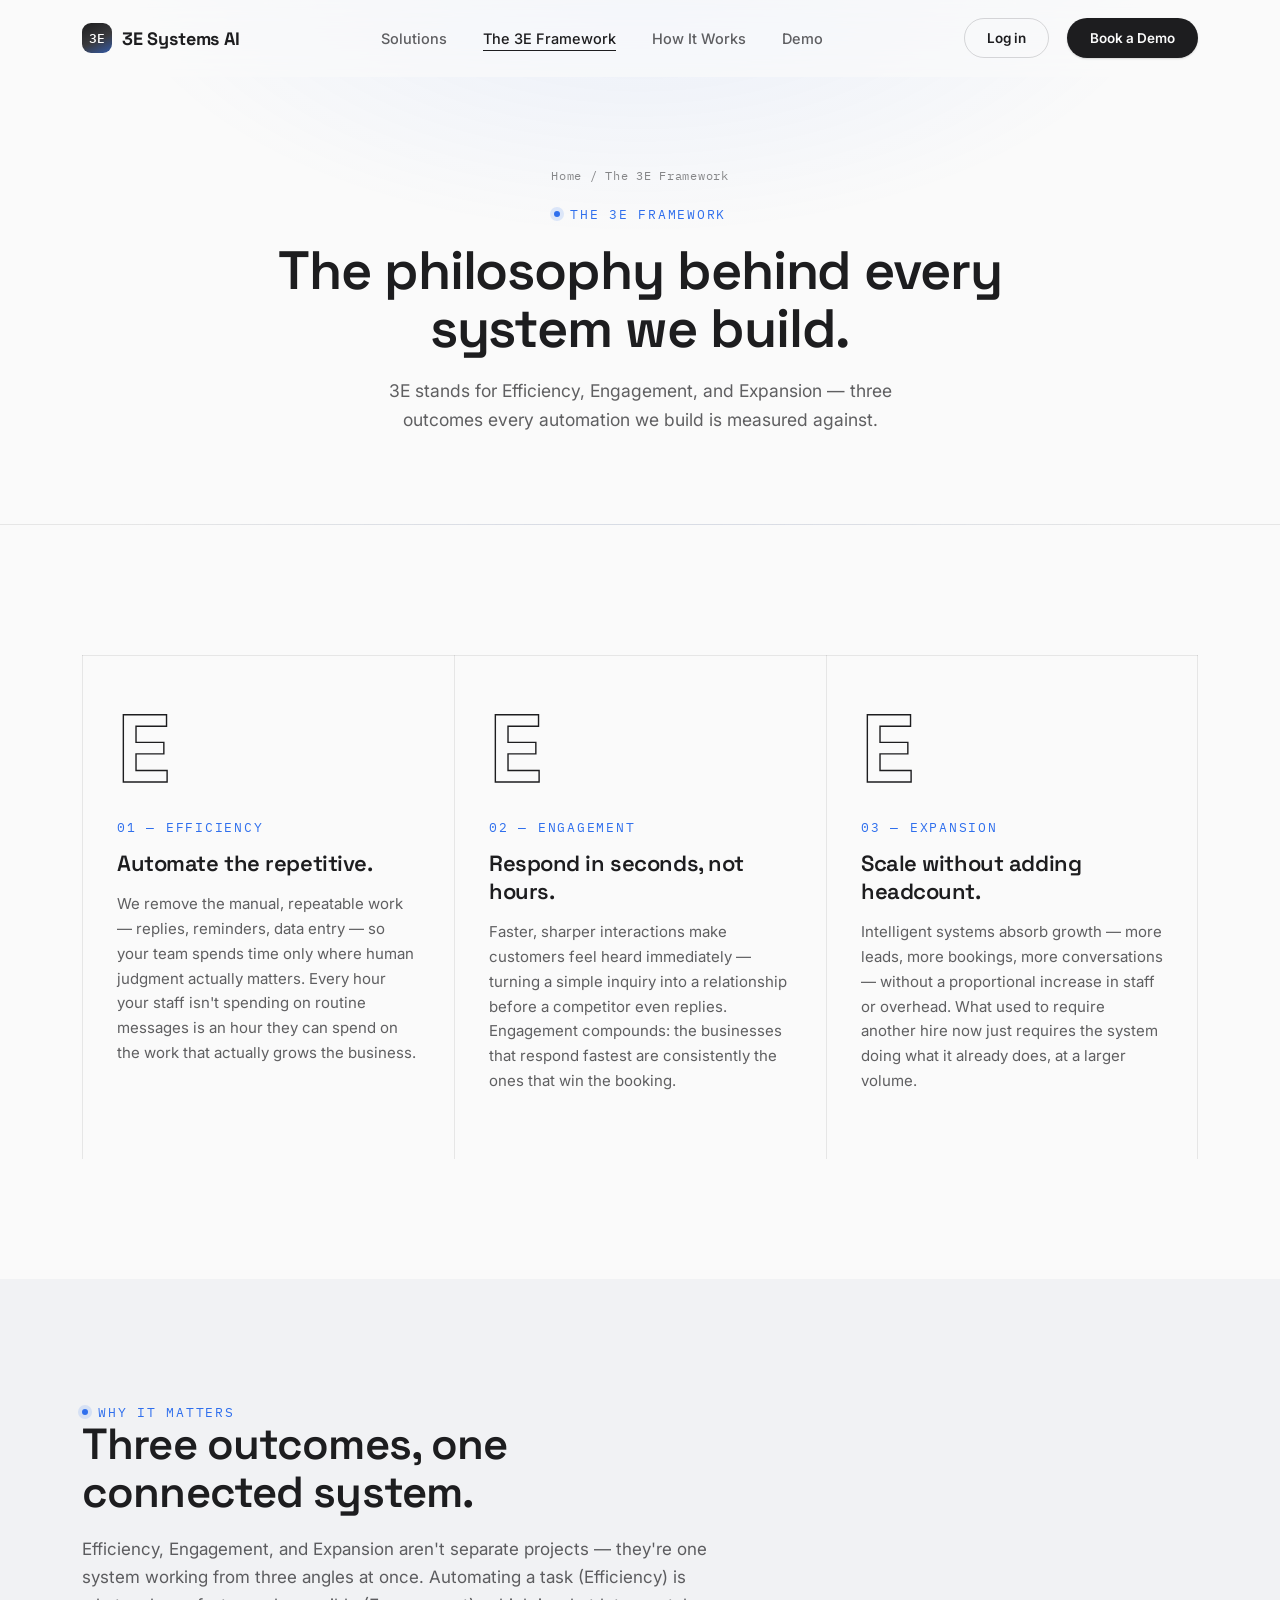
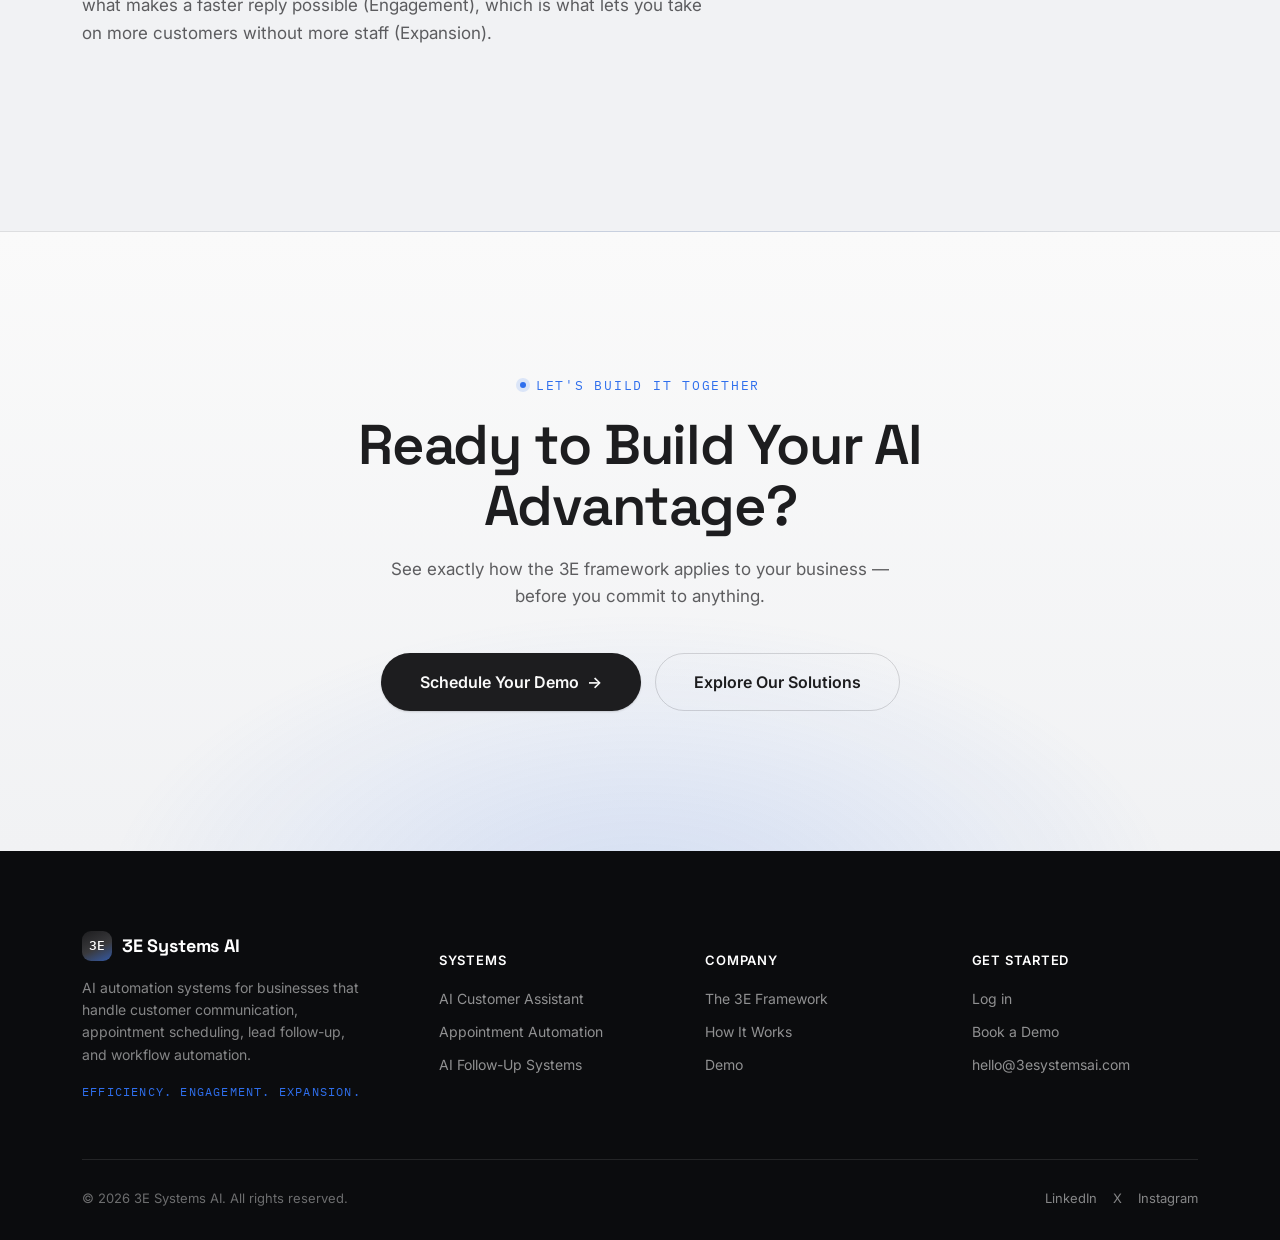
<file: framework.html>
<!DOCTYPE html>
<html lang="en">
<head>
<meta charset="UTF-8">
<meta name="viewport" content="width=device-width, initial-scale=1.0">
<title>The 3E Framework — 3E Systems AI</title>
<meta name="description" content="Efficiency, Engagement, Expansion — the philosophy behind every AI system 3E Systems AI builds.">
<link rel="icon" href="data:image/svg+xml,%3Csvg xmlns='http://www.w3.org/2000/svg' viewBox='0 0 64 64'%3E%3Cdefs%3E%3ClinearGradient id='g' x1='0' y1='0' x2='1' y2='1'%3E%3Cstop offset='0%25' stop-color='%231D1D1F'/%3E%3Cstop offset='55%25' stop-color='%233a3a3d'/%3E%3Cstop offset='130%25' stop-color='%232F6FED'/%3E%3C/linearGradient%3E%3C/defs%3E%3Crect width='64' height='64' rx='16' fill='url(%23g)'/%3E%3Ctext x='32' y='40' font-family='Space Grotesk,Arial,sans-serif' font-size='22' font-weight='700' fill='white' text-anchor='middle'%3E3E%3C/text%3E%3C/svg%3E">
<link rel="preconnect" href="https://fonts.googleapis.com">
<link rel="preconnect" href="https://fonts.gstatic.com" crossorigin>
<link href="https://fonts.googleapis.com/css2?family=Space+Grotesk:wght@400;500;600;700&family=Inter:wght@400;500;600;700&family=IBM+Plex+Mono:wght@400;500&display=swap" rel="stylesheet">
<link rel="stylesheet" href="styles.css">
</head>
<body>

<!-- ===================== NAVIGATION ===================== -->
<nav class="nav" id="siteNav">
  <div class="wrap">
    <a href="index.html" class="brand">
      <span class="brand-mark">3E</span>
      3E Systems AI
    </a>
    <ul class="nav-links">
      <li><a href="solutions.html">Solutions</a></li>
      <li><a href="framework.html" class="active">The 3E Framework</a></li>
      <li><a href="how-it-works.html">How It Works</a></li>
      <li><a href="demo.html">Demo</a></li>
    </ul>
    <div class="nav-cta">
      <a href="login.html" class="btn btn-ghost">Log in</a>
      <a href="book-a-demo.html" class="btn btn-primary">Book a Demo</a>
    </div>
    <button class="nav-menu-btn" aria-label="Open menu"><span></span></button>
  </div>
</nav>

<!-- ===================== PAGE HERO ===================== -->
<header class="page-hero">
  <div class="wrap">
    <span class="breadcrumb"><a href="index.html">Home</a> / The 3E Framework</span>
    <span class="eyebrow">The 3E Framework</span>
    <h1>The philosophy behind every system we build.</h1>
    <p class="lead">3E stands for Efficiency, Engagement, and Expansion — three outcomes every automation we build is measured against.</p>
  </div>
</header>

<!-- ===================== 3E FRAMEWORK DETAIL ===================== -->
<section class="framework">
  <div class="wrap">
    <div class="e-columns">
      <div class="e-col reveal">
        <span class="e-letter">E</span>
        <span class="e-word">01 — Efficiency</span>
        <h3>Automate the repetitive.</h3>
        <p>We remove the manual, repeatable work — replies, reminders, data entry — so your team spends time only where human judgment actually matters. Every hour your staff isn't spending on routine messages is an hour they can spend on the work that actually grows the business.</p>
      </div>
      <div class="e-col reveal reveal-delay-1">
        <span class="e-letter">E</span>
        <span class="e-word">02 — Engagement</span>
        <h3>Respond in seconds, not hours.</h3>
        <p>Faster, sharper interactions make customers feel heard immediately — turning a simple inquiry into a relationship before a competitor even replies. Engagement compounds: the businesses that respond fastest are consistently the ones that win the booking.</p>
      </div>
      <div class="e-col reveal reveal-delay-2">
        <span class="e-letter">E</span>
        <span class="e-word">03 — Expansion</span>
        <h3>Scale without adding headcount.</h3>
        <p>Intelligent systems absorb growth — more leads, more bookings, more conversations — without a proportional increase in staff or overhead. What used to require another hire now just requires the system doing what it already does, at a larger volume.</p>
      </div>
    </div>
  </div>
</section>

<!-- ===================== SUPPORTING SECTION ===================== -->
<section class="section-pad bg-soft">
  <div class="wrap">
    <div class="section-head reveal">
      <span class="eyebrow">Why It Matters</span>
      <h2 class="section-tag">Three outcomes, one connected system.</h2>
      <p>Efficiency, Engagement, and Expansion aren't separate projects — they're one system working from three angles at once. Automating a task (Efficiency) is what makes a faster reply possible (Engagement), which is what lets you take on more customers without more staff (Expansion).</p>
    </div>
  </div>
</section>

<!-- ===================== FINAL CTA SECTION ===================== -->
<section class="final-cta">
  <div class="wrap">
    <span class="eyebrow reveal">Let's Build It Together</span>
    <h2 class="reveal reveal-delay-1">Ready to Build Your AI Advantage?</h2>
    <p class="reveal reveal-delay-1">See exactly how the 3E framework applies to your business — before you commit to anything.</p>
    <div class="final-cta-actions reveal reveal-delay-2">
      <a href="book-a-demo.html" class="btn btn-primary">Schedule Your Demo <span class="btn-arrow">→</span></a>
      <a href="solutions.html" class="btn btn-ghost">Explore Our Solutions</a>
    </div>
  </div>
</section>

<!-- ===================== FOOTER ===================== -->
<footer>
  <div class="wrap">
    <div class="footer-top">
      <div class="footer-brand">
        <a href="index.html" class="brand">
          <span class="brand-mark">3E</span>
          3E Systems AI
        </a>
        <p>AI automation systems for businesses that handle customer communication, appointment scheduling, lead follow-up, and workflow automation.</p>
        <span class="footer-tagline">Efficiency. Engagement. Expansion.</span>
      </div>
      <div class="footer-col">
        <h5>Systems</h5>
        <ul>
          <li><a href="solutions.html">AI Customer Assistant</a></li>
          <li><a href="solutions.html">Appointment Automation</a></li>
          <li><a href="solutions.html">AI Follow-Up Systems</a></li>
        </ul>
      </div>
      <div class="footer-col">
        <h5>Company</h5>
        <ul>
          <li><a href="framework.html">The 3E Framework</a></li>
          <li><a href="how-it-works.html">How It Works</a></li>
          <li><a href="demo.html">Demo</a></li>
        </ul>
      </div>
      <div class="footer-col">
        <h5>Get Started</h5>
        <ul>
          <li><a href="login.html">Log in</a></li>
          <li><a href="book-a-demo.html">Book a Demo</a></li>
          <li><a href="mailto:hello@3esystemsai.com">hello@3esystemsai.com</a></li>
        </ul>
      </div>
    </div>
    <div class="footer-bottom">
      <span>© <span id="year"></span> 3E Systems AI. All rights reserved.</span>
      <div class="socials">
        <a href="#" aria-label="LinkedIn">LinkedIn</a>
        <a href="#" aria-label="X">X</a>
        <a href="#" aria-label="Instagram">Instagram</a>
      </div>
    </div>
  </div>
</footer>

<script src="main.js"></script>
</body>
</html>
</file>
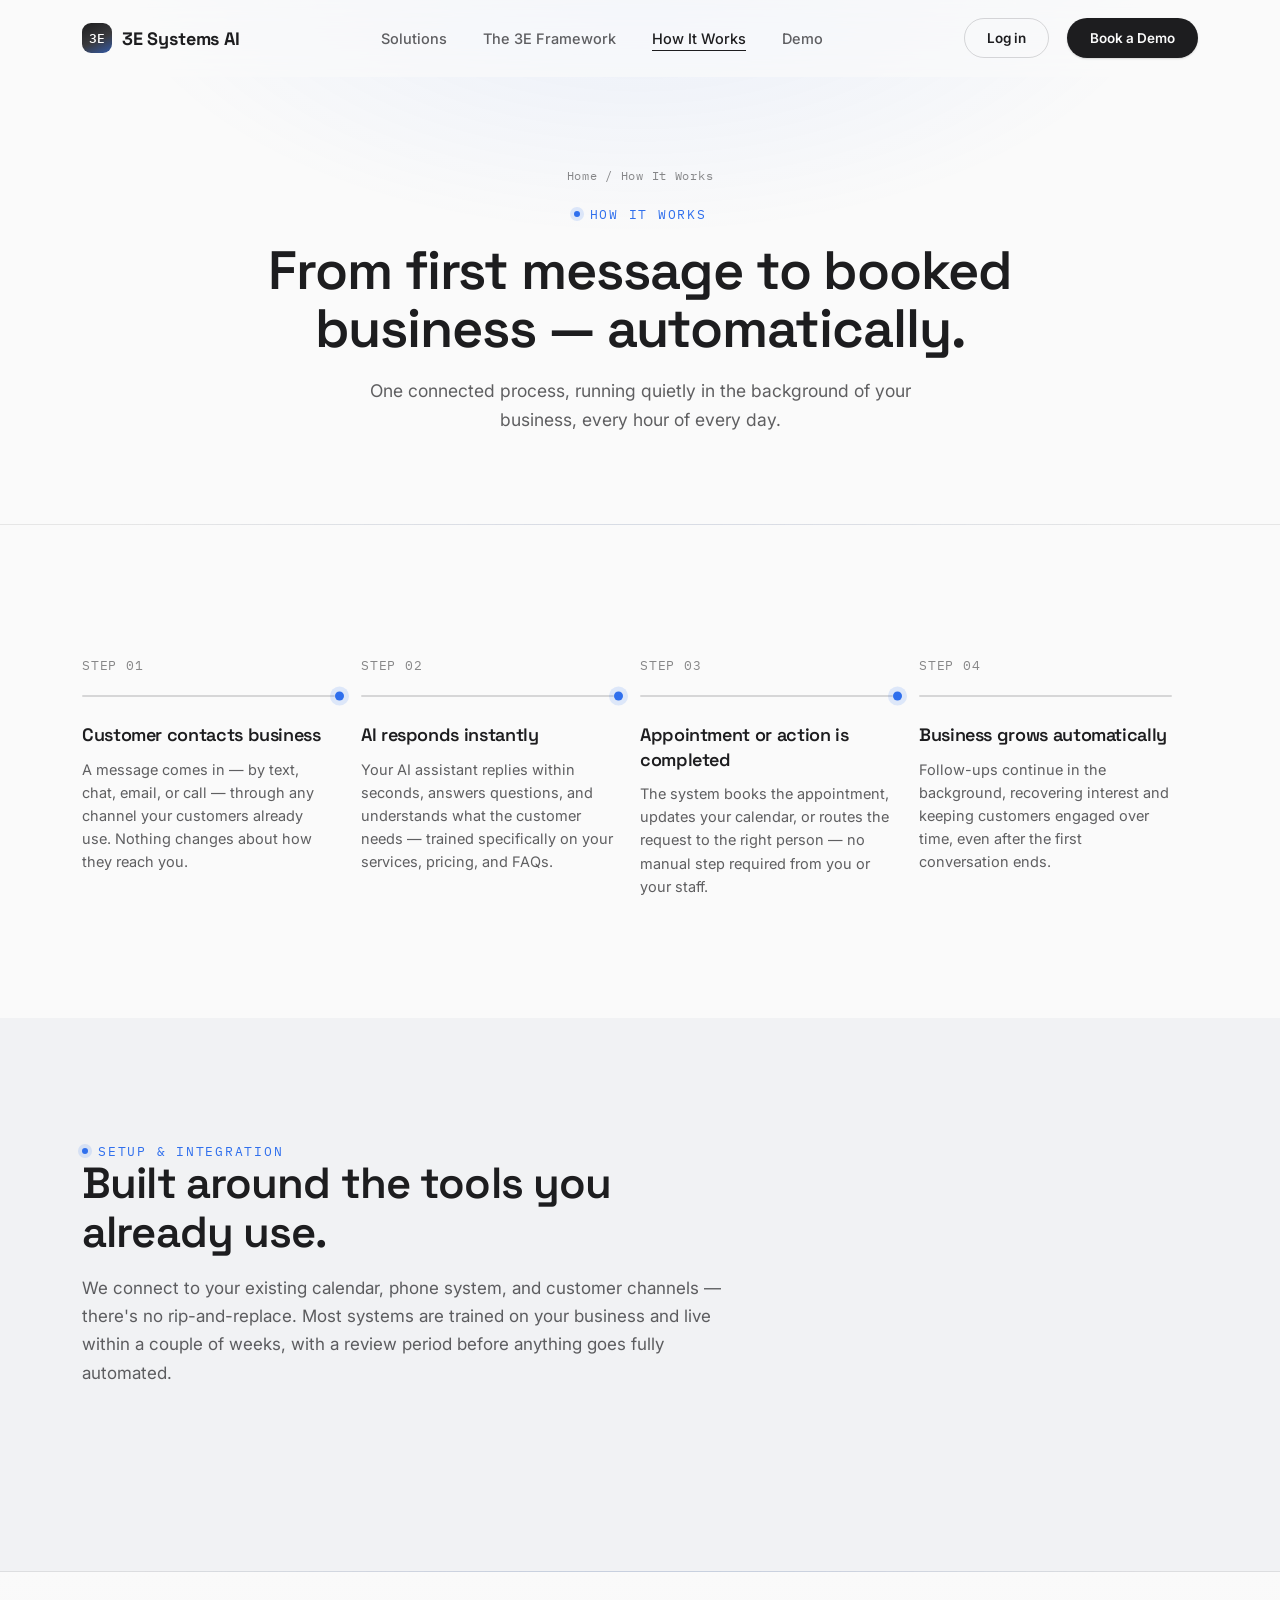
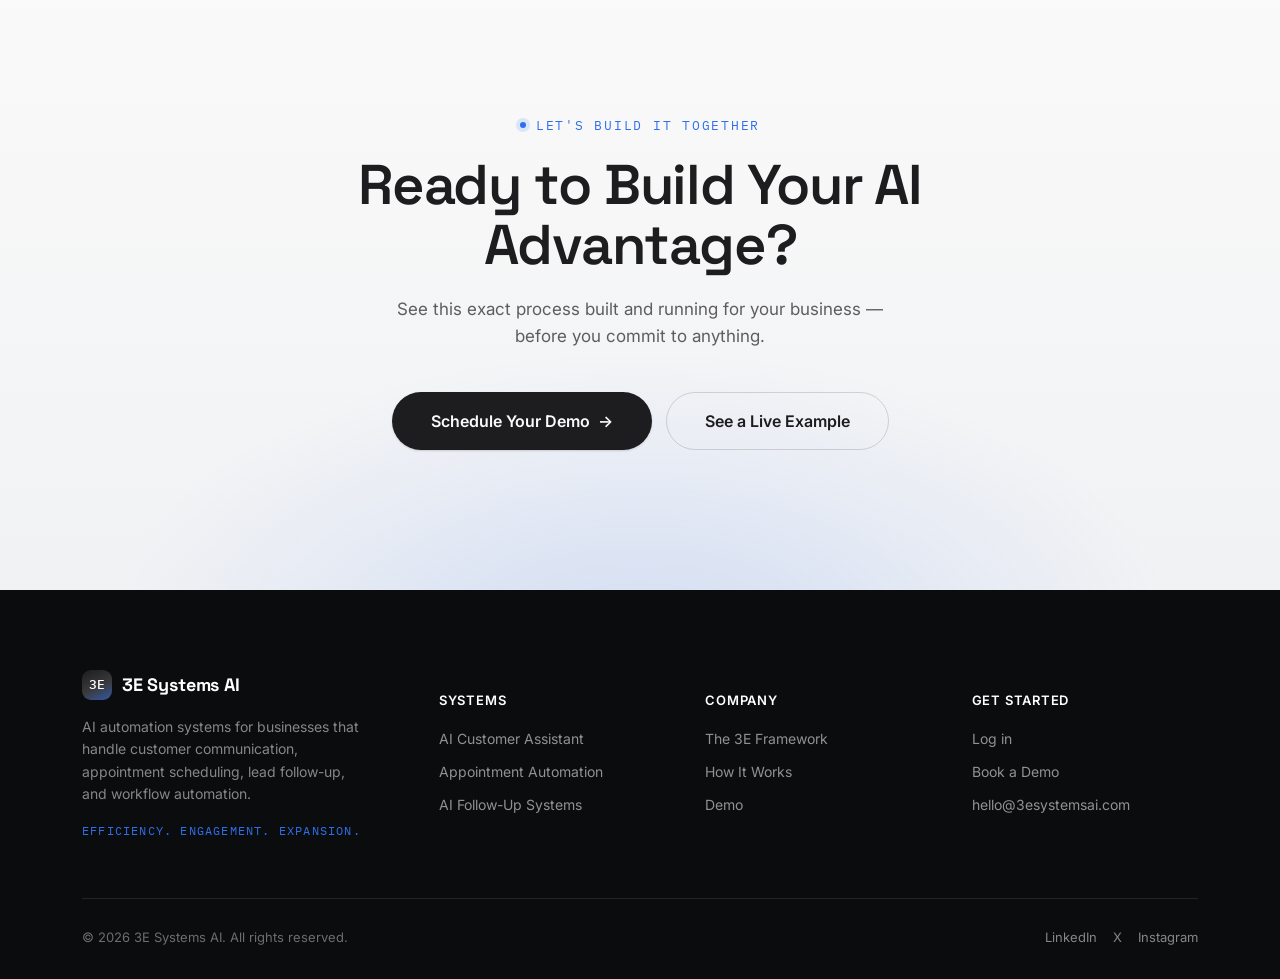
<file: how-it-works.html>
<!DOCTYPE html>
<html lang="en">
<head>
<meta charset="UTF-8">
<meta name="viewport" content="width=device-width, initial-scale=1.0">
<title>How It Works — 3E Systems AI</title>
<meta name="description" content="From first message to booked business, automatically — see how 3E Systems AI's automation process works end to end.">
<link rel="icon" href="data:image/svg+xml,%3Csvg xmlns='http://www.w3.org/2000/svg' viewBox='0 0 64 64'%3E%3Cdefs%3E%3ClinearGradient id='g' x1='0' y1='0' x2='1' y2='1'%3E%3Cstop offset='0%25' stop-color='%231D1D1F'/%3E%3Cstop offset='55%25' stop-color='%233a3a3d'/%3E%3Cstop offset='130%25' stop-color='%232F6FED'/%3E%3C/linearGradient%3E%3C/defs%3E%3Crect width='64' height='64' rx='16' fill='url(%23g)'/%3E%3Ctext x='32' y='40' font-family='Space Grotesk,Arial,sans-serif' font-size='22' font-weight='700' fill='white' text-anchor='middle'%3E3E%3C/text%3E%3C/svg%3E">
<link rel="preconnect" href="https://fonts.googleapis.com">
<link rel="preconnect" href="https://fonts.gstatic.com" crossorigin>
<link href="https://fonts.googleapis.com/css2?family=Space+Grotesk:wght@400;500;600;700&family=Inter:wght@400;500;600;700&family=IBM+Plex+Mono:wght@400;500&display=swap" rel="stylesheet">
<link rel="stylesheet" href="styles.css">
</head>
<body>

<!-- ===================== NAVIGATION ===================== -->
<nav class="nav" id="siteNav">
  <div class="wrap">
    <a href="index.html" class="brand">
      <span class="brand-mark">3E</span>
      3E Systems AI
    </a>
    <ul class="nav-links">
      <li><a href="solutions.html">Solutions</a></li>
      <li><a href="framework.html">The 3E Framework</a></li>
      <li><a href="how-it-works.html" class="active">How It Works</a></li>
      <li><a href="demo.html">Demo</a></li>
    </ul>
    <div class="nav-cta">
      <a href="login.html" class="btn btn-ghost">Log in</a>
      <a href="book-a-demo.html" class="btn btn-primary">Book a Demo</a>
    </div>
    <button class="nav-menu-btn" aria-label="Open menu"><span></span></button>
  </div>
</nav>

<!-- ===================== PAGE HERO ===================== -->
<header class="page-hero">
  <div class="wrap">
    <span class="breadcrumb"><a href="index.html">Home</a> / How It Works</span>
    <span class="eyebrow">How It Works</span>
    <h1>From first message to booked business — automatically.</h1>
    <p class="lead">One connected process, running quietly in the background of your business, every hour of every day.</p>
  </div>
</header>

<!-- ===================== STEPS DETAIL ===================== -->
<section class="section-pad">
  <div class="wrap">
    <div class="steps">
      <div class="step reveal">
        <span class="step-num">STEP 01</span>
        <div class="step-rail"></div>
        <h4>Customer contacts business</h4>
        <p>A message comes in — by text, chat, email, or call — through any channel your customers already use. Nothing changes about how they reach you.</p>
      </div>
      <div class="step reveal reveal-delay-1">
        <span class="step-num">STEP 02</span>
        <div class="step-rail"></div>
        <h4>AI responds instantly</h4>
        <p>Your AI assistant replies within seconds, answers questions, and understands what the customer needs — trained specifically on your services, pricing, and FAQs.</p>
      </div>
      <div class="step reveal reveal-delay-2">
        <span class="step-num">STEP 03</span>
        <div class="step-rail"></div>
        <h4>Appointment or action is completed</h4>
        <p>The system books the appointment, updates your calendar, or routes the request to the right person — no manual step required from you or your staff.</p>
      </div>
      <div class="step reveal reveal-delay-3">
        <span class="step-num">STEP 04</span>
        <div class="step-rail"></div>
        <h4>Business grows automatically</h4>
        <p>Follow-ups continue in the background, recovering interest and keeping customers engaged over time, even after the first conversation ends.</p>
      </div>
    </div>
  </div>
</section>

<!-- ===================== SUPPORTING DETAIL ===================== -->
<section class="section-pad bg-soft">
  <div class="wrap">
    <div class="section-head reveal">
      <span class="eyebrow">Setup &amp; Integration</span>
      <h2 class="section-tag">Built around the tools you already use.</h2>
      <p>We connect to your existing calendar, phone system, and customer channels — there's no rip-and-replace. Most systems are trained on your business and live within a couple of weeks, with a review period before anything goes fully automated.</p>
    </div>
  </div>
</section>

<!-- ===================== FINAL CTA SECTION ===================== -->
<section class="final-cta">
  <div class="wrap">
    <span class="eyebrow reveal">Let's Build It Together</span>
    <h2 class="reveal reveal-delay-1">Ready to Build Your AI Advantage?</h2>
    <p class="reveal reveal-delay-1">See this exact process built and running for your business — before you commit to anything.</p>
    <div class="final-cta-actions reveal reveal-delay-2">
      <a href="book-a-demo.html" class="btn btn-primary">Schedule Your Demo <span class="btn-arrow">→</span></a>
      <a href="demo.html" class="btn btn-ghost">See a Live Example</a>
    </div>
  </div>
</section>

<!-- ===================== FOOTER ===================== -->
<footer>
  <div class="wrap">
    <div class="footer-top">
      <div class="footer-brand">
        <a href="index.html" class="brand">
          <span class="brand-mark">3E</span>
          3E Systems AI
        </a>
        <p>AI automation systems for businesses that handle customer communication, appointment scheduling, lead follow-up, and workflow automation.</p>
        <span class="footer-tagline">Efficiency. Engagement. Expansion.</span>
      </div>
      <div class="footer-col">
        <h5>Systems</h5>
        <ul>
          <li><a href="solutions.html">AI Customer Assistant</a></li>
          <li><a href="solutions.html">Appointment Automation</a></li>
          <li><a href="solutions.html">AI Follow-Up Systems</a></li>
        </ul>
      </div>
      <div class="footer-col">
        <h5>Company</h5>
        <ul>
          <li><a href="framework.html">The 3E Framework</a></li>
          <li><a href="how-it-works.html">How It Works</a></li>
          <li><a href="demo.html">Demo</a></li>
        </ul>
      </div>
      <div class="footer-col">
        <h5>Get Started</h5>
        <ul>
          <li><a href="login.html">Log in</a></li>
          <li><a href="book-a-demo.html">Book a Demo</a></li>
          <li><a href="mailto:hello@3esystemsai.com">hello@3esystemsai.com</a></li>
        </ul>
      </div>
    </div>
    <div class="footer-bottom">
      <span>© <span id="year"></span> 3E Systems AI. All rights reserved.</span>
      <div class="socials">
        <a href="#" aria-label="LinkedIn">LinkedIn</a>
        <a href="#" aria-label="X">X</a>
        <a href="#" aria-label="Instagram">Instagram</a>
      </div>
    </div>
  </div>
</footer>

<script src="main.js"></script>
</body>
</html>
</file>
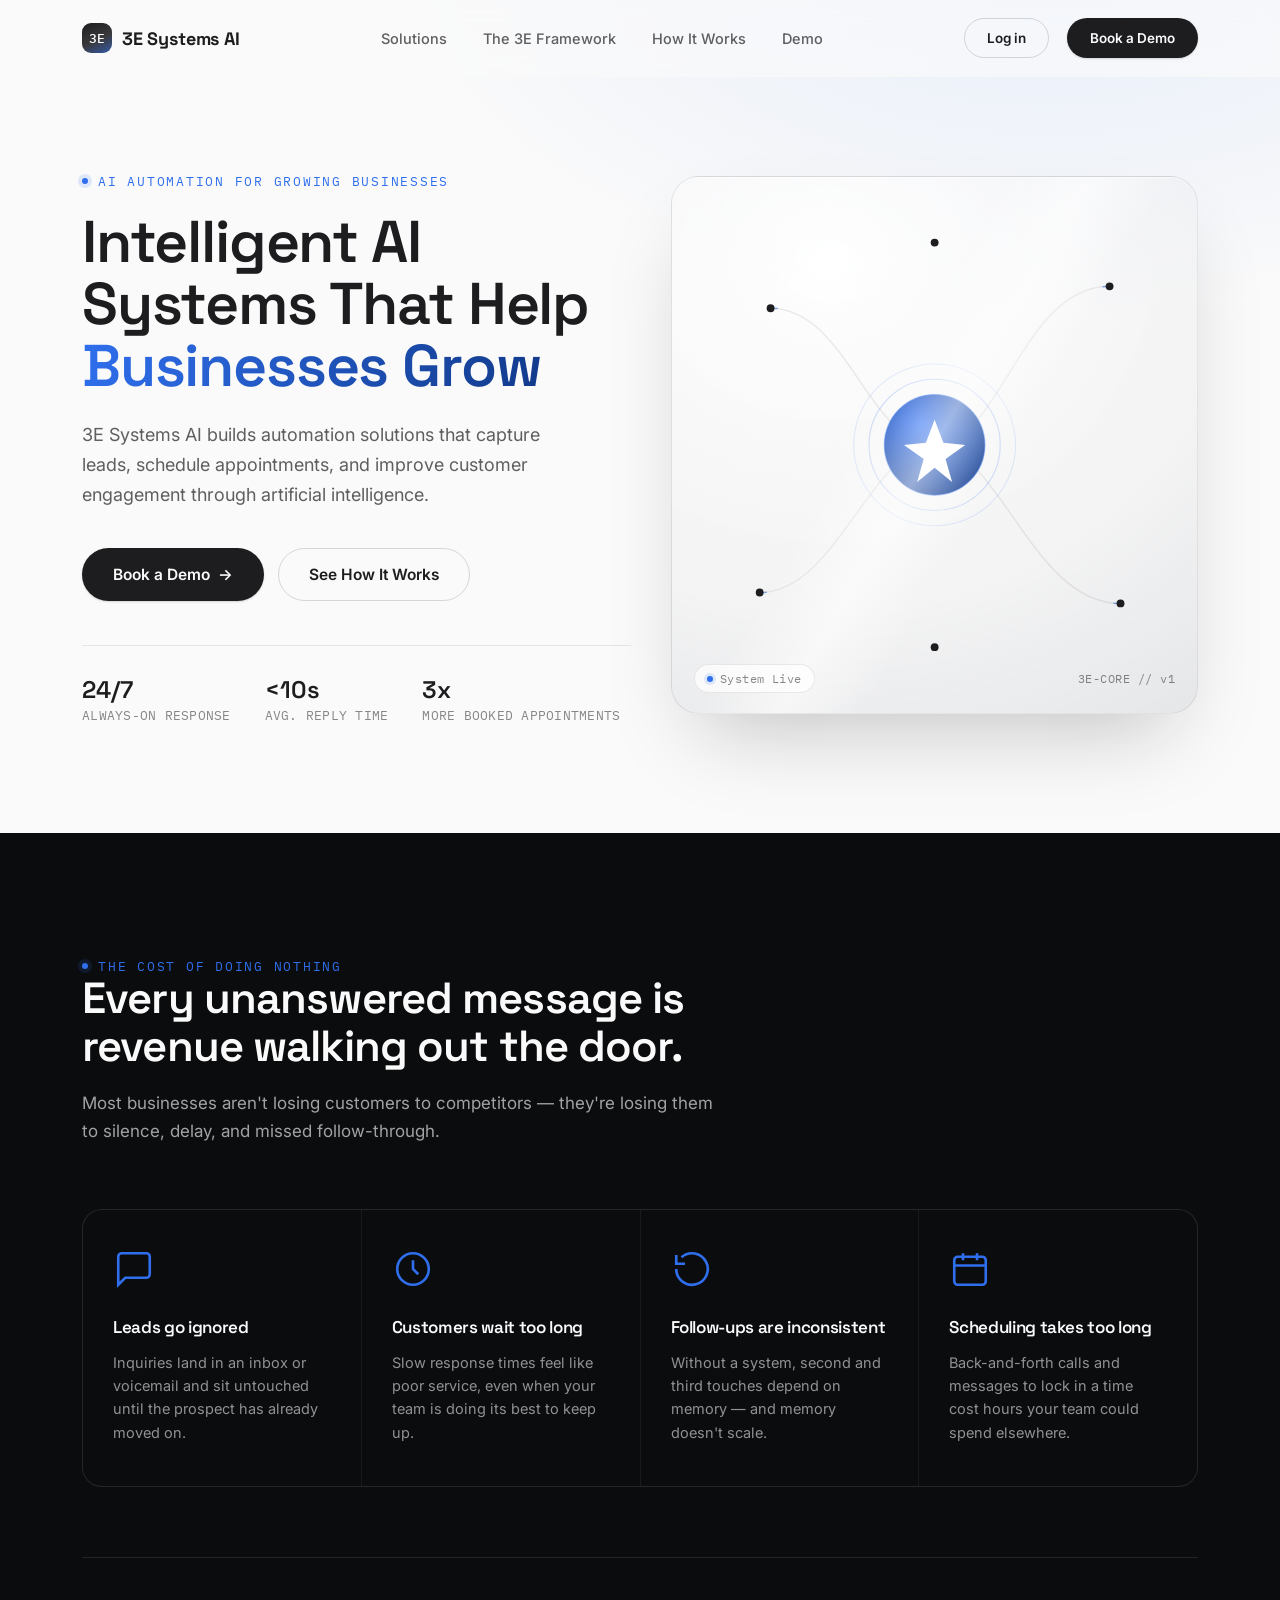
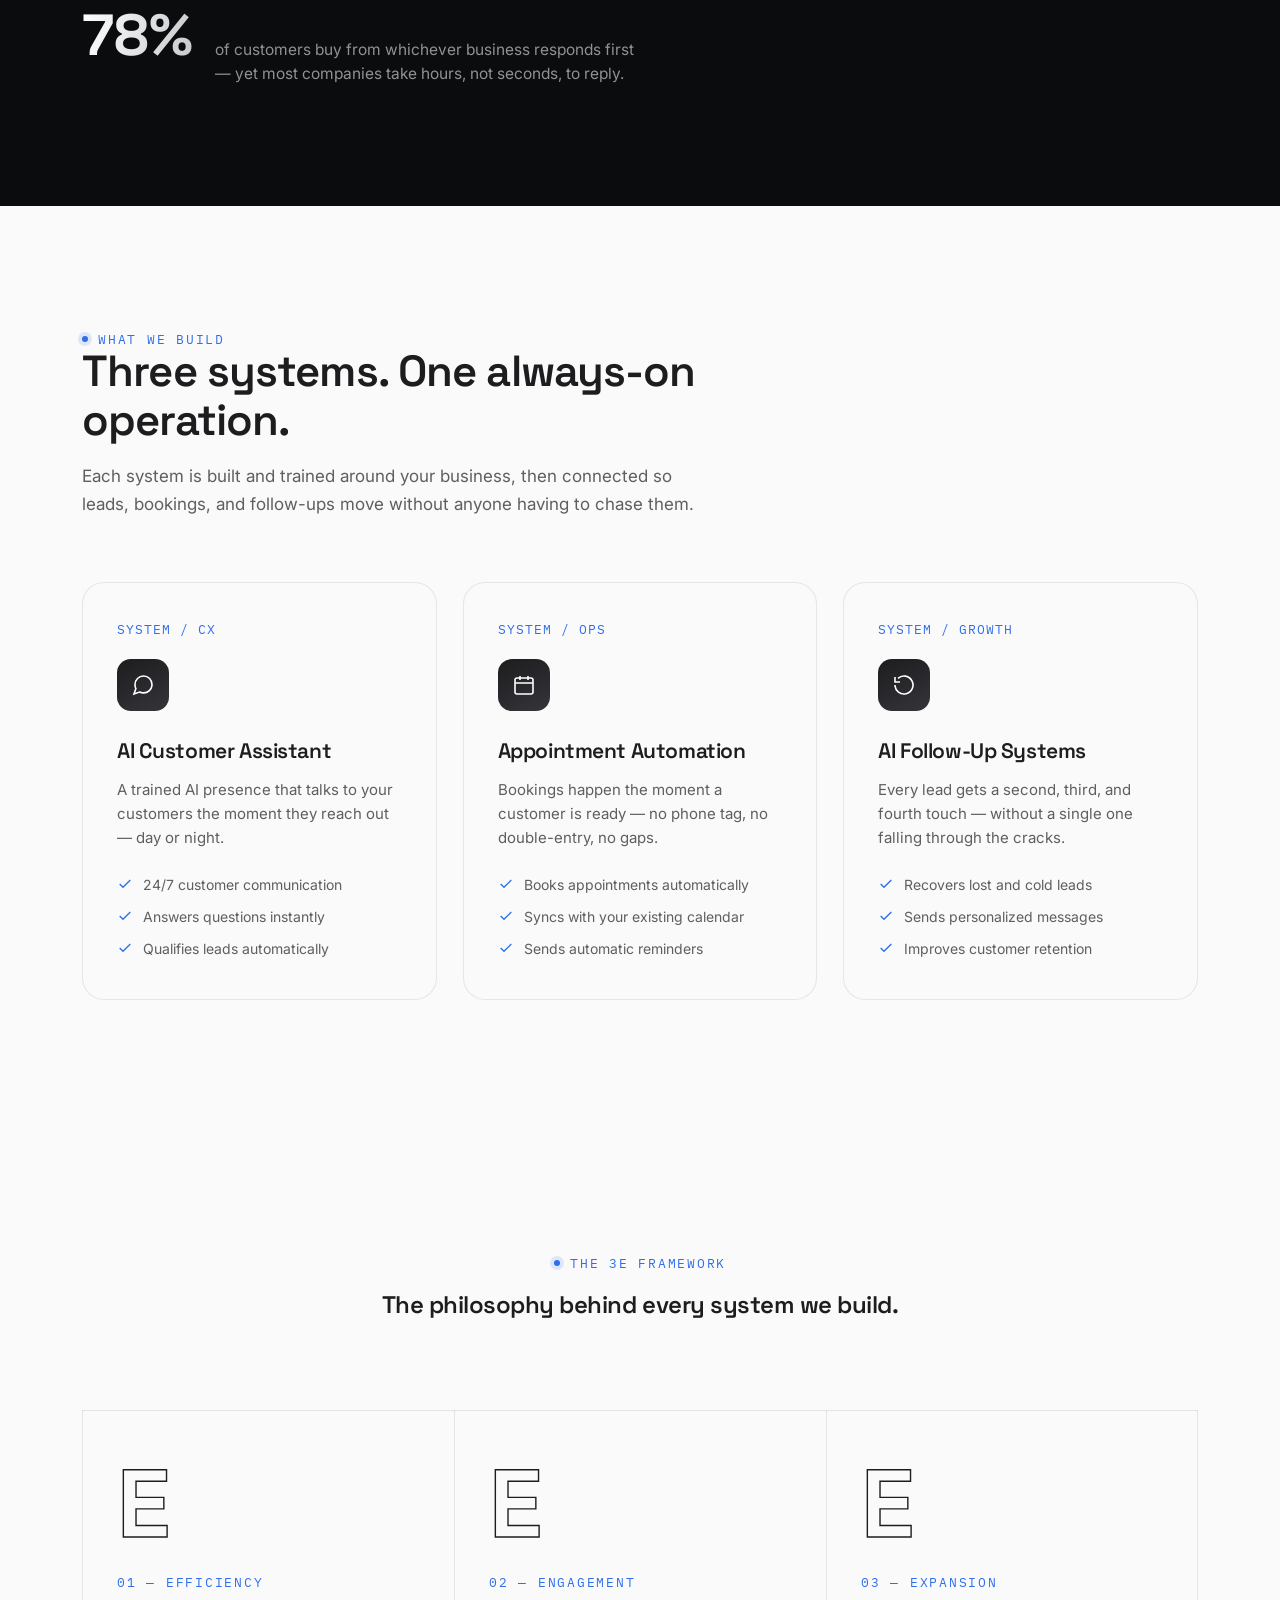
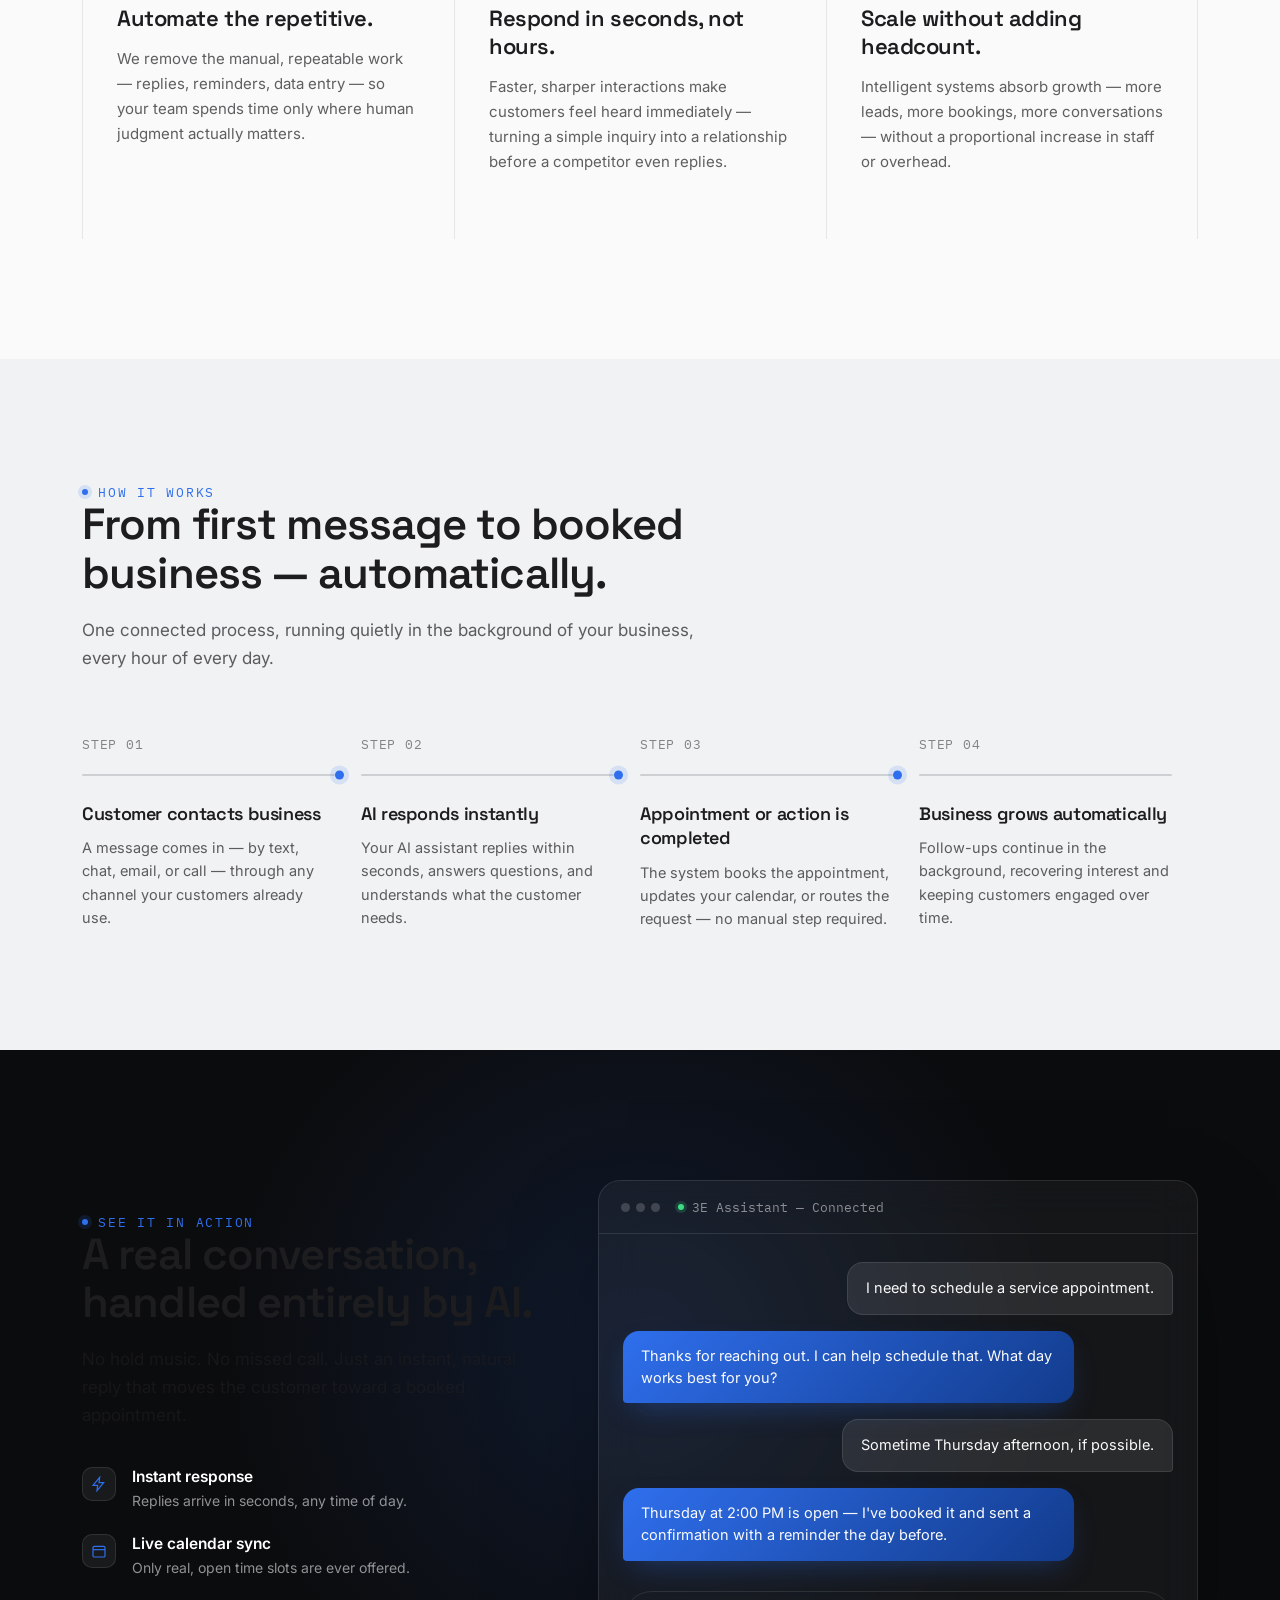
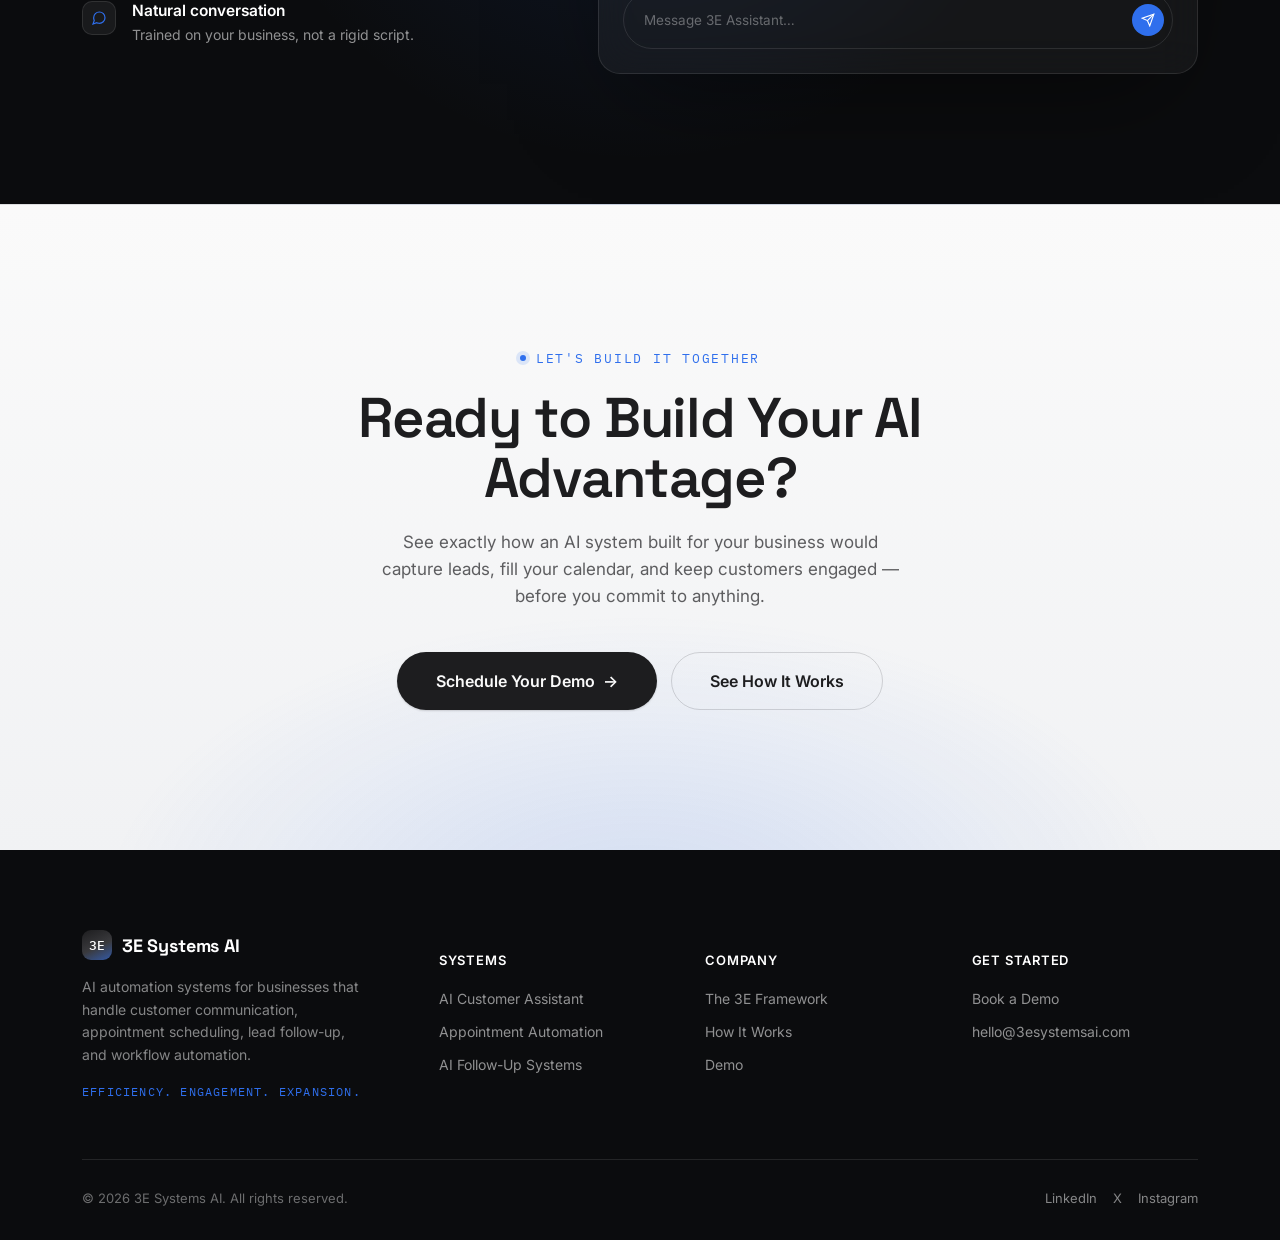
<file: index (1).html>
<!DOCTYPE html>
<html lang="en">
<head>
<meta charset="UTF-8">
<meta name="viewport" content="width=device-width, initial-scale=1.0">
<title>3E Systems AI — Intelligent Automation for Growing Businesses</title>
<meta name="description" content="3E Systems AI builds AI automation systems that capture leads, schedule appointments, and improve customer engagement — Efficiency, Engagement, Expansion.">

<!-- ===================== FONTS ===================== -->
<!-- Space Grotesk: display/headline face — geometric, technical personality       -->
<!-- Inter: body face — neutral, highly legible at small sizes                    -->
<!-- IBM Plex Mono: utility face — used for eyebrows/labels/data-readout moments   -->
<link rel="preconnect" href="https://fonts.googleapis.com">
<link rel="preconnect" href="https://fonts.gstatic.com" crossorigin>
<link href="https://fonts.googleapis.com/css2?family=Space+Grotesk:wght@400;500;600;700&family=Inter:wght@400;500;600;700&family=IBM+Plex+Mono:wght@400;500&display=swap" rel="stylesheet">

<style>
/* ======================================================================
   0. DESIGN TOKENS
   ====================================================================== */
:root{
  --white:        #FAFAFA;
  --gray-50:      #F1F2F4;
  --gray-100:     #E8E9EB;
  --line:         rgba(29,29,31,0.09);
  --line-strong:  rgba(29,29,31,0.16);
  --charcoal:     #1D1D1F;
  --charcoal-70:  rgba(29,29,31,0.70);
  --charcoal-50:  rgba(29,29,31,0.52);
  --ink:          #0B0C0E;   /* near-black section background */
  --ink-100:      #16181C;
  --ink-line:     rgba(255,255,255,0.10);
  --ink-line-soft:rgba(255,255,255,0.06);
  --silver-1:     #E4E5E8;
  --silver-2:     #C7C9CD;
  --blue:         #2F6FED;
  --blue-soft:    rgba(47,111,237,0.14);
  --blue-deep:    #123B8C;
  --blue-glow:    rgba(47,111,237,0.35);

  --font-display: 'Space Grotesk', 'Inter', sans-serif;
  --font-body:    'Inter', -apple-system, sans-serif;
  --font-mono:    'IBM Plex Mono', monospace;

  --container: 1180px;
  --ease: cubic-bezier(.16,.84,.32,1);
}

*,*::before,*::after{ box-sizing:border-box; }
html{ scroll-behavior:smooth; }
body{
  margin:0;
  background:var(--white);
  color:var(--charcoal);
  font-family:var(--font-body);
  -webkit-font-smoothing:antialiased;
  -moz-osx-font-smoothing:grayscale;
  overflow-x:hidden;
}
img,svg{ display:block; max-width:100%; }
a{ color:inherit; text-decoration:none; }
ul{ list-style:none; margin:0; padding:0; }
button{ font-family:inherit; cursor:pointer; }

.wrap{
  max-width:var(--container);
  margin:0 auto;
  padding:0 32px;
}

.eyebrow{
  font-family:var(--font-mono);
  font-size:12.5px;
  letter-spacing:.14em;
  text-transform:uppercase;
  color:var(--blue);
  display:inline-flex;
  align-items:center;
  gap:10px;
}
.eyebrow::before{
  content:'';
  width:6px; height:6px;
  border-radius:50%;
  background:var(--blue);
  box-shadow:0 0 0 4px var(--blue-soft);
}

h1,h2,h3,h4{
  font-family:var(--font-display);
  font-weight:600;
  letter-spacing:-.02em;
  margin:0;
  color:var(--charcoal);
}

.section-tag{
  display:block;
  margin-bottom:18px;
}

/* reveal-on-scroll base state */
.reveal{
  opacity:0;
  transform:translateY(28px);
  transition:opacity .9s var(--ease), transform .9s var(--ease);
}
.reveal.is-visible{
  opacity:1;
  transform:translateY(0);
}
.reveal-delay-1{ transition-delay:.08s; }
.reveal-delay-2{ transition-delay:.16s; }
.reveal-delay-3{ transition-delay:.24s; }

@media (prefers-reduced-motion: reduce){
  *{ animation-duration:0.01ms !important; animation-iteration-count:1 !important; transition-duration:0.01ms !important; scroll-behavior:auto !important; }
}

/* focus visibility for keyboard users */
a:focus-visible, button:focus-visible{
  outline:2px solid var(--blue);
  outline-offset:3px;
  border-radius:4px;
}

/* ======================================================================
   1. BUTTONS
   ====================================================================== */
.btn{
  display:inline-flex;
  align-items:center;
  justify-content:center;
  gap:8px;
  padding:15px 30px;
  border-radius:100px;
  font-family:var(--font-body);
  font-size:15px;
  font-weight:600;
  border:1px solid transparent;
  transition:transform .35s var(--ease), box-shadow .35s var(--ease), background .35s var(--ease), border-color .35s var(--ease), color .35s var(--ease);
  white-space:nowrap;
}
.btn-primary{
  background:var(--charcoal);
  color:var(--white);
  box-shadow:0 1px 2px rgba(0,0,0,.15);
}
.btn-primary:hover{
  transform:translateY(-2px);
  box-shadow:0 12px 24px rgba(0,0,0,.18);
}
.btn-primary.on-dark{
  background:var(--blue);
}
.btn-primary.on-dark:hover{
  box-shadow:0 12px 30px var(--blue-glow);
}
.btn-ghost{
  background:transparent;
  color:var(--charcoal);
  border-color:var(--line-strong);
}
.btn-ghost:hover{
  border-color:var(--charcoal);
  transform:translateY(-2px);
}
.btn-ghost.on-dark{
  color:var(--white);
  border-color:var(--ink-line);
}
.btn-ghost.on-dark:hover{
  border-color:rgba(255,255,255,.5);
}
.btn-arrow{ transition:transform .3s var(--ease); }
.btn:hover .btn-arrow{ transform:translateX(3px); }

/* ======================================================================
   2. NAVIGATION
   ====================================================================== */
.nav{
  position:fixed;
  top:0; left:0; right:0;
  z-index:1000;
  padding:18px 0;
  background:rgba(250,250,250,0.72);
  backdrop-filter:blur(16px) saturate(160%);
  -webkit-backdrop-filter:blur(16px) saturate(160%);
  border-bottom:1px solid transparent;
  transition:border-color .4s ease, background .4s ease, padding .4s ease;
}
.nav.scrolled{
  border-bottom:1px solid var(--line);
  padding:13px 0;
}
.nav .wrap{ display:flex; align-items:center; justify-content:space-between; }
.brand{
  display:flex; align-items:center; gap:10px;
  font-family:var(--font-display);
  font-weight:700;
  font-size:18px;
  letter-spacing:-.01em;
}
.brand-mark{
  width:30px; height:30px;
  border-radius:9px;
  background:linear-gradient(155deg, var(--charcoal) 0%, #3a3a3d 55%, var(--blue) 130%);
  display:flex; align-items:center; justify-content:center;
  color:#fff; font-family:var(--font-mono); font-size:13px; font-weight:500;
  flex-shrink:0;
}
.nav-links{
  display:flex; align-items:center; gap:36px;
}
.nav-links a{
  font-size:14.5px;
  font-weight:500;
  color:var(--charcoal-70);
  position:relative;
  padding:4px 0;
  transition:color .25s ease;
}
.nav-links a:hover{ color:var(--charcoal); }
.nav-links a::after{
  content:'';
  position:absolute; left:0; bottom:0;
  width:0; height:1px;
  background:var(--charcoal);
  transition:width .3s var(--ease);
}
.nav-links a:hover::after{ width:100%; }
.nav-cta{ display:flex; align-items:center; gap:18px; }
.nav-cta .btn{ padding:11px 22px; font-size:13.5px; }
.nav-menu-btn{
  display:none;
  width:38px; height:38px;
  border:1px solid var(--line-strong);
  border-radius:10px;
  background:none;
  align-items:center; justify-content:center;
}
.nav-menu-btn span, .nav-menu-btn span::before, .nav-menu-btn span::after{
  content:'';
  display:block;
  width:16px; height:1.5px;
  background:var(--charcoal);
  position:relative;
  transition:transform .3s ease, opacity .3s ease;
}
.nav-menu-btn span::before{ position:absolute; top:-5px; }
.nav-menu-btn span::after{ position:absolute; top:5px; }

/* ======================================================================
   3. HERO
   ====================================================================== */
.hero{
  position:relative;
  padding:168px 0 110px;
  background:
    radial-gradient(1100px 620px at 82% -8%, rgba(47,111,237,0.10), transparent 62%),
    linear-gradient(180deg, var(--white) 0%, var(--white) 100%);
  overflow:hidden;
}
.hero .wrap{
  display:grid;
  grid-template-columns:1.02fr .98fr;
  gap:40px;
  align-items:center;
}
.hero-copy h1{
  font-size:clamp(38px, 4.6vw, 62px);
  line-height:1.05;
  margin:22px 0 24px;
}
.hero-copy h1 em{
  font-style:normal;
  background:linear-gradient(100deg, var(--blue) 0%, var(--blue-deep) 100%);
  -webkit-background-clip:text;
  background-clip:text;
  color:transparent;
}
.hero-copy p.lead{
  font-size:18px;
  line-height:1.65;
  color:var(--charcoal-70);
  max-width:480px;
  margin:0 0 38px;
}
.hero-actions{ display:flex; gap:14px; flex-wrap:wrap; margin-bottom:44px; }
.hero-actions .btn{ padding:16px 30px; font-size:15.5px; }

.hero-proof{
  display:flex; gap:34px; flex-wrap:wrap;
  padding-top:28px;
  border-top:1px solid var(--line);
}
.hero-proof div{ display:flex; flex-direction:column; gap:2px; }
.hero-proof strong{
  font-family:var(--font-display);
  font-size:24px;
  font-weight:600;
}
.hero-proof span{
  font-size:12.5px;
  color:var(--charcoal-50);
  font-family:var(--font-mono);
  letter-spacing:.02em;
}

/* ---- signature visual: the "signal mesh" ---- */
.hero-visual{
  position:relative;
  aspect-ratio:1/1.02;
  border-radius:28px;
  background:
    radial-gradient(140% 120% at 30% 15%, rgba(255,255,255,.9), rgba(232,233,235,.4) 55%, rgba(199,201,205,.5) 100%);
  border:1px solid var(--line);
  box-shadow:0 40px 80px -30px rgba(20,20,25,0.25), inset 0 1px 0 rgba(255,255,255,.6);
  overflow:hidden;
}
.hero-visual::before{
  content:'';
  position:absolute; inset:0;
  background:
    linear-gradient(120deg, transparent 40%, rgba(255,255,255,.55) 50%, transparent 60%);
  animation:sheen 7s ease-in-out infinite;
  pointer-events:none;
}
@keyframes sheen{
  0%,100%{ transform:translateX(-60%); opacity:.5; }
  50%{ transform:translateX(60%); opacity:.9; }
}
.hero-visual svg{ width:100%; height:100%; }
.node-core{ animation:pulseCore 3.2s ease-in-out infinite; transform-origin:center; }
.node-dot{ animation:pulseDot 3.2s ease-in-out infinite; }
.node-dot.d1{ animation-delay:.15s; }
.node-dot.d2{ animation-delay:.4s; }
.node-dot.d3{ animation-delay:.65s; }
.node-dot.d4{ animation-delay:.9s; }
.node-dot.d5{ animation-delay:1.15s; }
.node-dot.d6{ animation-delay:1.4s; }
@keyframes pulseCore{
  0%,100%{ opacity:.85; }
  50%{ opacity:1; filter:drop-shadow(0 0 10px rgba(47,111,237,.6)); }
}
@keyframes pulseDot{
  0%,100%{ opacity:.35; r:3; }
  50%{ opacity:1; r:4.2; }
}
.flow-line{
  stroke-dasharray:6 260;
  stroke-dashoffset:0;
  animation:flowTravel 4.5s linear infinite;
}
.flow-line.f1{ animation-delay:0s; }
.flow-line.f2{ animation-delay:.9s; }
.flow-line.f3{ animation-delay:1.8s; }
.flow-line.f4{ animation-delay:2.7s; }
@keyframes flowTravel{
  0%{ stroke-dashoffset:266; }
  100%{ stroke-dashoffset:-266; }
}
.hero-visual-caption{
  position:absolute;
  left:22px; bottom:20px;
  right:22px;
  display:flex;
  align-items:center;
  justify-content:space-between;
  font-family:var(--font-mono);
  font-size:11.5px;
  color:var(--charcoal-50);
  letter-spacing:.04em;
}
.pulse-chip{
  display:inline-flex; align-items:center; gap:7px;
  background:rgba(255,255,255,.7);
  border:1px solid var(--line);
  padding:6px 12px;
  border-radius:100px;
  backdrop-filter:blur(6px);
}
.pulse-chip i{
  width:6px; height:6px; border-radius:50%;
  background:var(--blue);
  box-shadow:0 0 0 3px var(--blue-soft);
  animation:pulseCore 2s ease-in-out infinite;
}

/* ======================================================================
   4. SECTION SHELLS
   ====================================================================== */
section{ position:relative; }
.section-pad{ padding:120px 0; }
.bg-soft{ background:var(--gray-50); }
.bg-ink{ background:var(--ink); color:var(--white); }
.bg-ink h2, .bg-ink h3, .bg-ink h4{ color:var(--white); }

.section-head{
  max-width:640px;
  margin:0 0 64px;
}
.section-head h2{
  font-size:clamp(30px, 3.4vw, 44px);
  line-height:1.12;
}
.section-head p{
  font-size:17px;
  line-height:1.65;
  color:var(--charcoal-70);
  margin-top:18px;
}
.bg-ink .section-head p{ color:rgba(255,255,255,.62); }
.center{ text-align:center; margin-left:auto; margin-right:auto; }

/* ======================================================================
   5. PROBLEM SECTION (dark)
   ====================================================================== */
.problem-grid{
  display:grid;
  grid-template-columns:repeat(4,1fr);
  gap:1px;
  background:var(--ink-line-soft);
  border:1px solid var(--ink-line-soft);
  border-radius:20px;
  overflow:hidden;
}
.problem-card{
  background:var(--ink);
  padding:38px 30px 42px;
  transition:background .4s ease;
}
.problem-card:hover{ background:var(--ink-100); }
.problem-card .p-icon{
  width:42px; height:42px;
  margin-bottom:26px;
  color:var(--blue);
}
.problem-card h4{
  font-size:17px;
  margin-bottom:12px;
  line-height:1.35;
}
.problem-card p{
  font-size:14.5px;
  line-height:1.6;
  color:rgba(255,255,255,.55);
  margin:0;
}
.problem-stat{
  margin-top:70px;
  display:flex;
  align-items:baseline;
  gap:22px;
  flex-wrap:wrap;
  border-top:1px solid var(--ink-line);
  padding-top:40px;
}
.problem-stat strong{
  font-family:var(--font-display);
  font-size:clamp(40px,5vw,58px);
  background:linear-gradient(100deg,#fff, var(--silver-2));
  -webkit-background-clip:text; background-clip:text; color:transparent;
}
.problem-stat span{
  font-size:15.5px;
  color:rgba(255,255,255,.55);
  max-width:420px;
  line-height:1.55;
}

/* ======================================================================
   6. SOLUTIONS
   ====================================================================== */
.solutions-grid{
  display:grid;
  grid-template-columns:repeat(3,1fr);
  gap:26px;
}
.solution-card{
  background:var(--white);
  border:1px solid var(--line);
  border-radius:22px;
  padding:38px 34px 40px;
  transition:transform .5s var(--ease), box-shadow .5s var(--ease), border-color .5s var(--ease);
  display:flex; flex-direction:column;
}
.solution-card:hover{
  transform:translateY(-8px);
  box-shadow:0 30px 60px -24px rgba(20,20,25,.18);
  border-color:transparent;
}
.solution-index{
  font-family:var(--font-mono);
  font-size:12.5px;
  color:var(--blue);
  letter-spacing:.08em;
  margin-bottom:22px;
}
.solution-icon{
  width:52px; height:52px;
  border-radius:14px;
  background:linear-gradient(155deg, var(--charcoal) 0%, #34343a 100%);
  display:flex; align-items:center; justify-content:center;
  margin-bottom:26px;
  color:#fff;
}
.solution-icon svg{ width:24px; height:24px; }
.solution-card h3{
  font-size:21px;
  margin-bottom:14px;
}
.solution-card > p{
  font-size:15px;
  line-height:1.6;
  color:var(--charcoal-70);
  margin:0 0 24px;
}
.solution-list{ margin-top:auto; display:flex; flex-direction:column; gap:11px; }
.solution-list li{
  display:flex; align-items:flex-start; gap:10px;
  font-size:14px;
  color:var(--charcoal-70);
  line-height:1.5;
}
.solution-list svg{ width:16px; height:16px; flex-shrink:0; margin-top:2px; color:var(--blue); }

/* ======================================================================
   7. 3E FRAMEWORK
   ====================================================================== */
.framework{
  background:var(--white);
  padding:130px 0 120px;
  position:relative;
}
.framework-head{ text-align:center; max-width:620px; margin:0 auto 90px; }
.e-columns{
  display:grid;
  grid-template-columns:repeat(3,1fr);
  position:relative;
}
.e-columns::before{
  content:'';
  position:absolute;
  left:0; right:0; top:0;
  height:1px;
  background:var(--line);
}
.e-col{
  padding:46px 34px 10px;
  border-left:1px solid var(--line);
  position:relative;
}
.e-col:last-child{ border-right:1px solid var(--line); }
.e-letter{
  font-family:var(--font-display);
  font-size:96px;
  line-height:1;
  font-weight:700;
  color:transparent;
  -webkit-text-stroke:1.4px var(--charcoal);
  transition:color .5s ease, -webkit-text-stroke-color .5s ease;
}
.e-col:hover .e-letter{
  color:var(--blue);
  -webkit-text-stroke-color:var(--blue);
}
.e-word{
  font-family:var(--font-mono);
  font-size:12.5px;
  letter-spacing:.14em;
  text-transform:uppercase;
  color:var(--blue);
  margin:22px 0 14px;
  display:block;
}
.e-col h3{ font-size:22px; margin-bottom:14px; }
.e-col p{
  font-size:15px;
  line-height:1.65;
  color:var(--charcoal-70);
  padding-bottom:40px;
}

/* ======================================================================
   8. HOW IT WORKS
   ====================================================================== */
.steps{
  display:grid;
  grid-template-columns:repeat(4,1fr);
  gap:0;
  position:relative;
  margin-top:12px;
}
.step{
  position:relative;
  padding:0 26px 0 0;
}
.step-num{
  font-family:var(--font-mono);
  font-size:12.5px;
  color:var(--charcoal-50);
  letter-spacing:.06em;
  margin-bottom:22px;
  display:block;
}
.step-rail{
  position:relative;
  height:2px;
  background:var(--line-strong);
  margin-bottom:26px;
  border-radius:2px;
  overflow:visible;
}
.step-rail::after{
  content:'';
  position:absolute;
  right:-9px; top:50%;
  transform:translateY(-50%);
  width:9px; height:9px;
  border-radius:50%;
  background:var(--blue);
  box-shadow:0 0 0 5px var(--blue-soft);
}
.step:last-child .step-rail::after{ display:none; }
.step h4{ font-size:18px; margin-bottom:10px; line-height:1.35; }
.step p{ font-size:14.5px; line-height:1.6; color:var(--charcoal-70); margin:0; }

/* ======================================================================
   9. DEMO / CONVERSATION UI
   ====================================================================== */
.demo-section{
  background:var(--ink);
  color:var(--white);
  padding:130px 0;
  position:relative;
  overflow:hidden;
}
.demo-section::before{
  content:'';
  position:absolute;
  top:-20%; left:50%;
  width:900px; height:900px;
  transform:translateX(-50%);
  background:radial-gradient(circle, rgba(47,111,237,.14), transparent 65%);
  pointer-events:none;
}
.demo-layout{
  display:grid;
  grid-template-columns:.86fr 1.14fr;
  gap:64px;
  align-items:center;
}
.demo-copy .section-head{ max-width:none; margin-bottom:38px; }
.demo-feature-list{ display:flex; flex-direction:column; gap:22px; margin-top:36px; }
.demo-feature{ display:flex; gap:16px; align-items:flex-start; }
.demo-feature .fi{
  width:34px; height:34px; flex-shrink:0;
  border-radius:10px;
  background:rgba(255,255,255,.06);
  border:1px solid var(--ink-line);
  display:flex; align-items:center; justify-content:center;
  color:var(--blue);
}
.demo-feature .fi svg{ width:16px; height:16px; }
.demo-feature h5{ font-size:15.5px; font-weight:600; margin:0 0 4px; font-family:var(--font-body); color:#fff; }
.demo-feature p{ font-size:14px; color:rgba(255,255,255,.55); margin:0; line-height:1.55; }

.chat-panel{
  background:rgba(255,255,255,.045);
  border:1px solid var(--ink-line);
  border-radius:22px;
  backdrop-filter:blur(20px);
  overflow:hidden;
  box-shadow:0 40px 100px -30px rgba(0,0,0,.5);
}
.chat-topbar{
  display:flex; align-items:center; gap:10px;
  padding:18px 22px;
  border-bottom:1px solid var(--ink-line);
}
.chat-topbar .dots{ display:flex; gap:6px; }
.chat-topbar .dots span{ width:9px; height:9px; border-radius:50%; background:rgba(255,255,255,.18); }
.chat-topbar .who{
  margin-left:8px;
  font-family:var(--font-mono);
  font-size:12.5px;
  color:rgba(255,255,255,.5);
  display:flex; align-items:center; gap:8px;
}
.chat-topbar .who i{
  width:6px; height:6px; border-radius:50%; background:#3ddc84;
  box-shadow:0 0 0 3px rgba(61,220,132,.18);
}
.chat-body{ padding:28px 24px 30px; display:flex; flex-direction:column; gap:16px; min-height:280px; }
.msg{
  max-width:82%;
  padding:14px 18px;
  border-radius:16px;
  font-size:14.5px;
  line-height:1.55;
  opacity:0;
  transform:translateY(10px);
  animation:msgIn .6s var(--ease) forwards;
}
.msg.user{
  align-self:flex-end;
  background:rgba(255,255,255,.09);
  border:1px solid var(--ink-line);
  border-bottom-right-radius:4px;
  animation-delay:.3s;
}
.msg.ai{
  align-self:flex-start;
  background:linear-gradient(135deg, var(--blue), var(--blue-deep));
  border-bottom-left-radius:4px;
  animation-delay:1.4s;
  box-shadow:0 12px 30px -10px var(--blue-glow);
}
.msg.user2{ align-self:flex-end; background:rgba(255,255,255,.09); border:1px solid var(--ink-line); border-bottom-right-radius:4px; animation-delay:2.5s; }
.msg.ai2{ align-self:flex-start; background:linear-gradient(135deg, var(--blue), var(--blue-deep)); border-bottom-left-radius:4px; animation-delay:3.6s; box-shadow:0 12px 30px -10px var(--blue-glow); }
@keyframes msgIn{ to{ opacity:1; transform:translateY(0); } }

.typing-ind{
  align-self:flex-start;
  display:flex; gap:5px;
  padding:14px 18px;
  border-radius:16px;
  background:rgba(255,255,255,.07);
  border:1px solid var(--ink-line);
  opacity:0;
  animation:typingShow 5.4s var(--ease) infinite;
}
.typing-ind span{
  width:6px; height:6px; border-radius:50%;
  background:rgba(255,255,255,.6);
  animation:typingDot 1s ease-in-out infinite;
}
.typing-ind span:nth-child(2){ animation-delay:.15s; }
.typing-ind span:nth-child(3){ animation-delay:.3s; }
@keyframes typingDot{ 0%,100%{ transform:translateY(0); opacity:.4; } 50%{ transform:translateY(-4px); opacity:1; } }
@keyframes typingShow{
  0%{ opacity:0; }
  16%{ opacity:1; }
  24%{ opacity:0; }
  100%{ opacity:0; }
}
.chat-inputbar{
  margin:0 24px 24px;
  display:flex; align-items:center; gap:12px;
  border:1px solid var(--ink-line);
  border-radius:100px;
  padding:12px 8px 12px 20px;
  color:rgba(255,255,255,.35);
  font-size:13.5px;
}
.chat-inputbar span{ flex:1; }
.chat-inputbar .send{
  width:32px; height:32px;
  border-radius:50%;
  background:var(--blue);
  display:flex; align-items:center; justify-content:center;
  color:#fff; flex-shrink:0;
}
.chat-inputbar .send svg{ width:14px; height:14px; }

/* ======================================================================
   10. FINAL CTA
   ====================================================================== */
.final-cta{
  padding:140px 0;
  background:
    radial-gradient(900px 500px at 50% 110%, rgba(47,111,237,.16), transparent 60%),
    linear-gradient(180deg, var(--white), var(--gray-50));
  text-align:center;
  position:relative;
  border-top:1px solid var(--line);
}
.final-cta .eyebrow{ justify-content:center; }
.final-cta h2{
  font-size:clamp(32px, 5vw, 56px);
  line-height:1.08;
  margin:22px auto 20px;
  max-width:760px;
}
.final-cta p{
  font-size:17px;
  color:var(--charcoal-70);
  max-width:520px;
  margin:0 auto 42px;
  line-height:1.6;
}
.final-cta .btn{ padding:18px 38px; font-size:16px; }
.final-cta-actions{ display:flex; justify-content:center; gap:14px; flex-wrap:wrap; }

/* ======================================================================
   11. FOOTER
   ====================================================================== */
footer{
  background:var(--ink);
  color:rgba(255,255,255,.6);
  padding:80px 0 34px;
}
.footer-top{
  display:grid;
  grid-template-columns:1.4fr 1fr 1fr 1fr;
  gap:40px;
  padding-bottom:60px;
  border-bottom:1px solid var(--ink-line);
}
.footer-brand .brand{ color:#fff; margin-bottom:16px; }
.footer-brand p{
  font-size:14px;
  line-height:1.6;
  max-width:280px;
  color:rgba(255,255,255,.5);
}
.footer-tagline{
  font-family:var(--font-mono);
  font-size:12px;
  letter-spacing:.1em;
  text-transform:uppercase;
  color:var(--blue);
  margin-top:18px;
  display:block;
}
.footer-col h5{
  font-family:var(--font-body);
  font-size:13px;
  font-weight:600;
  color:#fff;
  text-transform:uppercase;
  letter-spacing:.06em;
  margin-bottom:20px;
}
.footer-col ul{ display:flex; flex-direction:column; gap:13px; }
.footer-col a{ font-size:14px; color:rgba(255,255,255,.55); transition:color .25s ease; }
.footer-col a:hover{ color:#fff; }
.footer-bottom{
  display:flex; align-items:center; justify-content:space-between;
  padding-top:30px;
  font-size:13px;
  color:rgba(255,255,255,.4);
  flex-wrap:wrap;
  gap:14px;
}
.footer-bottom .socials{ display:flex; gap:16px; }
.footer-bottom .socials a{ color:rgba(255,255,255,.5); }
.footer-bottom .socials a:hover{ color:#fff; }

/* ======================================================================
   12. RESPONSIVE
   ====================================================================== */
@media (max-width: 1024px){
  .hero .wrap{ grid-template-columns:1fr; }
  .hero-visual{ order:-1; max-width:460px; margin:0 auto; }
  .problem-grid{ grid-template-columns:repeat(2,1fr); }
  .solutions-grid{ grid-template-columns:1fr; }
  .steps{ grid-template-columns:1fr; gap:36px; }
  .step-rail::after{ display:none !important; }
  .demo-layout{ grid-template-columns:1fr; }
  .e-columns{ grid-template-columns:1fr; }
  .e-col{ border-left:none; border-top:1px solid var(--line); padding:34px 0; }
  .e-col:last-child{ border-right:none; }
  .footer-top{ grid-template-columns:1fr 1fr; gap:36px 24px; }
}
@media (max-width: 720px){
  .wrap{ padding:0 22px; }
  .nav-links{ display:none; }
  .nav-menu-btn{ display:flex; }
  .nav-cta .btn-ghost{ display:none; }
  .hero{ padding:130px 0 80px; }
  .hero-actions{ flex-direction:column; align-items:stretch; }
  .hero-actions .btn{ width:100%; }
  .hero-proof{ gap:24px; }
  .section-pad{ padding:86px 0; }
  .problem-grid{ grid-template-columns:1fr; }
  .footer-top{ grid-template-columns:1fr 1fr; }
  .footer-brand{ grid-column:1/-1; }
  .final-cta-actions{ flex-direction:column; }
  .final-cta .btn{ width:100%; }
}
</style>
</head>
<body>

<!-- ===================== NAVIGATION ===================== -->
<nav class="nav" id="siteNav">
  <div class="wrap">
    <a href="#top" class="brand">
      <span class="brand-mark">3E</span>
      3E Systems AI
    </a>
    <ul class="nav-links">
      <li><a href="#solutions">Solutions</a></li>
      <li><a href="#framework">The 3E Framework</a></li>
      <li><a href="#how-it-works">How It Works</a></li>
      <li><a href="#demo">Demo</a></li>
    </ul>
    <div class="nav-cta">
      <a href="#contact" class="btn btn-ghost">Log in</a>
      <a href="#contact" class="btn btn-primary">Book a Demo</a>
    </div>
    <button class="nav-menu-btn" aria-label="Open menu"><span></span></button>
  </div>
</nav>

<!-- ===================== HERO SECTION ===================== -->
<header class="hero" id="top">
  <div class="wrap">
    <div class="hero-copy reveal is-visible">
      <span class="eyebrow">AI Automation for Growing Businesses</span>
      <h1>Intelligent AI Systems That Help <em>Businesses Grow</em></h1>
      <p class="lead">3E Systems AI builds automation solutions that capture leads, schedule appointments, and improve customer engagement through artificial intelligence.</p>
      <div class="hero-actions">
        <a href="#contact" class="btn btn-primary">Book a Demo <span class="btn-arrow">→</span></a>
        <a href="#how-it-works" class="btn btn-ghost">See How It Works</a>
      </div>
      <div class="hero-proof">
        <div><strong>24/7</strong><span>ALWAYS-ON RESPONSE</span></div>
        <div><strong>&lt;10s</strong><span>AVG. REPLY TIME</span></div>
        <div><strong>3x</strong><span>MORE BOOKED APPOINTMENTS</span></div>
      </div>
    </div>

    <!-- Signature visual: animated signal mesh representing an always-on AI system -->
    <div class="hero-visual reveal is-visible reveal-delay-1" role="img" aria-label="Animated diagram of an AI system routing customer messages, scheduling, and follow-ups">
      <svg viewBox="0 0 480 490" fill="none" xmlns="http://www.w3.org/2000/svg">
        <!-- connecting flow lines -->
        <path class="flow-line f1" d="M90 120 C 160 120, 180 245, 240 245" stroke="#2F6FED" stroke-width="1.4" stroke-linecap="round" opacity="0.55"/>
        <path class="flow-line f2" d="M400 100 C 320 100, 300 245, 240 245" stroke="#2F6FED" stroke-width="1.4" stroke-linecap="round" opacity="0.55"/>
        <path class="flow-line f3" d="M80 380 C 150 380, 180 250, 240 245" stroke="#2F6FED" stroke-width="1.4" stroke-linecap="round" opacity="0.55"/>
        <path class="flow-line f4" d="M410 390 C 330 390, 300 250, 240 245" stroke="#2F6FED" stroke-width="1.4" stroke-linecap="round" opacity="0.55"/>

        <path d="M90 120 C 160 120, 180 245, 240 245" stroke="#1D1D1F" stroke-opacity="0.08" stroke-width="1.4"/>
        <path d="M400 100 C 320 100, 300 245, 240 245" stroke="#1D1D1F" stroke-opacity="0.08" stroke-width="1.4"/>
        <path d="M80 380 C 150 380, 180 250, 240 245" stroke="#1D1D1F" stroke-opacity="0.08" stroke-width="1.4"/>
        <path d="M410 390 C 330 390, 300 250, 240 245" stroke="#1D1D1F" stroke-opacity="0.08" stroke-width="1.4"/>

        <!-- outer perimeter nodes -->
        <circle class="node-dot d1" cx="90" cy="120" r="3.6" fill="#1D1D1F"/>
        <circle class="node-dot d2" cx="400" cy="100" r="3.6" fill="#1D1D1F"/>
        <circle class="node-dot d3" cx="80" cy="380" r="3.6" fill="#1D1D1F"/>
        <circle class="node-dot d4" cx="410" cy="390" r="3.6" fill="#1D1D1F"/>
        <circle class="node-dot d5" cx="240" cy="60" r="3.6" fill="#1D1D1F"/>
        <circle class="node-dot d6" cx="240" cy="430" r="3.6" fill="#1D1D1F"/>

        <!-- central AI core -->
        <circle class="node-core" cx="240" cy="245" r="46" fill="url(#coreGrad)"/>
        <circle cx="240" cy="245" r="46" fill="none" stroke="#2F6FED" stroke-width="1" opacity="0.5"/>
        <circle cx="240" cy="245" r="60" fill="none" stroke="#2F6FED" stroke-width="1" opacity="0.22"/>
        <circle cx="240" cy="245" r="74" fill="none" stroke="#2F6FED" stroke-width="1" opacity="0.12"/>

        <!-- minimal spark glyph inside core -->
        <path d="M240 222 L 248 243 L 268 245 L 250 258 L 256 279 L 240 266 L 224 279 L 230 258 L 212 245 L 232 243 Z" fill="#ffffff"/>

        <defs>
          <radialGradient id="coreGrad" cx="35%" cy="30%" r="80%">
            <stop offset="0%" stop-color="#3f7bf5"/>
            <stop offset="100%" stop-color="#123B8C"/>
          </radialGradient>
        </defs>
      </svg>
      <div class="hero-visual-caption">
        <span class="pulse-chip"><i></i> System Live</span>
        <span>3E-CORE // v1</span>
      </div>
    </div>
  </div>
</header>

<!-- ===================== PROBLEM SECTION ===================== -->
<section class="bg-ink section-pad">
  <div class="wrap">
    <div class="section-head reveal">
      <span class="eyebrow">The Cost of Doing Nothing</span>
      <h2 class="section-tag">Every unanswered message is revenue walking out the door.</h2>
      <p>Most businesses aren't losing customers to competitors — they're losing them to silence, delay, and missed follow-through.</p>
    </div>

    <div class="problem-grid reveal reveal-delay-1">
      <div class="problem-card">
        <svg class="p-icon" viewBox="0 0 24 24" fill="none" stroke="currentColor" stroke-width="1.5"><path d="M21 15a2 2 0 0 1-2 2H7l-4 4V5a2 2 0 0 1 2-2h14a2 2 0 0 1 2 2z"/></svg>
        <h4>Leads go ignored</h4>
        <p>Inquiries land in an inbox or voicemail and sit untouched until the prospect has already moved on.</p>
      </div>
      <div class="problem-card">
        <svg class="p-icon" viewBox="0 0 24 24" fill="none" stroke="currentColor" stroke-width="1.5"><circle cx="12" cy="12" r="9"/><path d="M12 7v5l3 3"/></svg>
        <h4>Customers wait too long</h4>
        <p>Slow response times feel like poor service, even when your team is doing its best to keep up.</p>
      </div>
      <div class="problem-card">
        <svg class="p-icon" viewBox="0 0 24 24" fill="none" stroke="currentColor" stroke-width="1.5"><path d="M3 12a9 9 0 1 0 3-6.7"/><path d="M3 4v5h5"/></svg>
        <h4>Follow-ups are inconsistent</h4>
        <p>Without a system, second and third touches depend on memory — and memory doesn't scale.</p>
      </div>
      <div class="problem-card">
        <svg class="p-icon" viewBox="0 0 24 24" fill="none" stroke="currentColor" stroke-width="1.5"><rect x="3" y="5" width="18" height="16" rx="2"/><path d="M3 10h18M8 3v4M16 3v4"/></svg>
        <h4>Scheduling takes too long</h4>
        <p>Back-and-forth calls and messages to lock in a time cost hours your team could spend elsewhere.</p>
      </div>
    </div>

    <div class="problem-stat reveal reveal-delay-2">
      <strong>78%</strong>
      <span>of customers buy from whichever business responds first — yet most companies take hours, not seconds, to reply.</span>
    </div>
  </div>
</section>

<!-- ===================== SOLUTIONS SECTION ===================== -->
<section class="section-pad" id="solutions">
  <div class="wrap">
    <div class="section-head reveal">
      <span class="eyebrow">What We Build</span>
      <h2 class="section-tag">Three systems. One always-on operation.</h2>
      <p>Each system is built and trained around your business, then connected so leads, bookings, and follow-ups move without anyone having to chase them.</p>
    </div>

    <div class="solutions-grid">
      <div class="solution-card reveal">
        <span class="solution-index">SYSTEM / CX</span>
        <div class="solution-icon">
          <svg viewBox="0 0 24 24" fill="none" stroke="currentColor" stroke-width="1.6"><path d="M21 11.5a8.4 8.4 0 0 1-8.9 8.4 8.6 8.6 0 0 1-3.5-.8L3 21l1.9-5.4A8.4 8.4 0 0 1 4 11.5 8.5 8.5 0 0 1 12.6 3 8.4 8.4 0 0 1 21 11.5z"/></svg>
        </div>
        <h3>AI Customer Assistant</h3>
        <p>A trained AI presence that talks to your customers the moment they reach out — day or night.</p>
        <ul class="solution-list">
          <li><svg viewBox="0 0 24 24" fill="none" stroke="currentColor" stroke-width="2"><path d="M20 6L9 17l-5-5"/></svg>24/7 customer communication</li>
          <li><svg viewBox="0 0 24 24" fill="none" stroke="currentColor" stroke-width="2"><path d="M20 6L9 17l-5-5"/></svg>Answers questions instantly</li>
          <li><svg viewBox="0 0 24 24" fill="none" stroke="currentColor" stroke-width="2"><path d="M20 6L9 17l-5-5"/></svg>Qualifies leads automatically</li>
        </ul>
      </div>

      <div class="solution-card reveal reveal-delay-1">
        <span class="solution-index">SYSTEM / OPS</span>
        <div class="solution-icon">
          <svg viewBox="0 0 24 24" fill="none" stroke="currentColor" stroke-width="1.6"><rect x="3" y="5" width="18" height="16" rx="2"/><path d="M3 10h18M8 3v4M16 3v4M8 15h.01M12 15h.01M16 15h.01"/></svg>
        </div>
        <h3>Appointment Automation</h3>
        <p>Bookings happen the moment a customer is ready — no phone tag, no double-entry, no gaps.</p>
        <ul class="solution-list">
          <li><svg viewBox="0 0 24 24" fill="none" stroke="currentColor" stroke-width="2"><path d="M20 6L9 17l-5-5"/></svg>Books appointments automatically</li>
          <li><svg viewBox="0 0 24 24" fill="none" stroke="currentColor" stroke-width="2"><path d="M20 6L9 17l-5-5"/></svg>Syncs with your existing calendar</li>
          <li><svg viewBox="0 0 24 24" fill="none" stroke="currentColor" stroke-width="2"><path d="M20 6L9 17l-5-5"/></svg>Sends automatic reminders</li>
        </ul>
      </div>

      <div class="solution-card reveal reveal-delay-2">
        <span class="solution-index">SYSTEM / GROWTH</span>
        <div class="solution-icon">
          <svg viewBox="0 0 24 24" fill="none" stroke="currentColor" stroke-width="1.6"><path d="M3 12a9 9 0 1 0 3-6.7"/><path d="M3 4v5h5"/></svg>
        </div>
        <h3>AI Follow-Up Systems</h3>
        <p>Every lead gets a second, third, and fourth touch — without a single one falling through the cracks.</p>
        <ul class="solution-list">
          <li><svg viewBox="0 0 24 24" fill="none" stroke="currentColor" stroke-width="2"><path d="M20 6L9 17l-5-5"/></svg>Recovers lost and cold leads</li>
          <li><svg viewBox="0 0 24 24" fill="none" stroke="currentColor" stroke-width="2"><path d="M20 6L9 17l-5-5"/></svg>Sends personalized messages</li>
          <li><svg viewBox="0 0 24 24" fill="none" stroke="currentColor" stroke-width="2"><path d="M20 6L9 17l-5-5"/></svg>Improves customer retention</li>
        </ul>
      </div>
    </div>
  </div>
</section>

<!-- ===================== 3E FRAMEWORK SECTION ===================== -->
<section class="framework" id="framework">
  <div class="wrap">
    <div class="framework-head reveal">
      <span class="eyebrow">The 3E Framework</span>
      <h2 class="section-tag" style="margin-top:18px;">The philosophy behind every system we build.</h2>
    </div>

    <div class="e-columns">
      <div class="e-col reveal">
        <span class="e-letter">E</span>
        <span class="e-word">01 — Efficiency</span>
        <h3>Automate the repetitive.</h3>
        <p>We remove the manual, repeatable work — replies, reminders, data entry — so your team spends time only where human judgment actually matters.</p>
      </div>
      <div class="e-col reveal reveal-delay-1">
        <span class="e-letter">E</span>
        <span class="e-word">02 — Engagement</span>
        <h3>Respond in seconds, not hours.</h3>
        <p>Faster, sharper interactions make customers feel heard immediately — turning a simple inquiry into a relationship before a competitor even replies.</p>
      </div>
      <div class="e-col reveal reveal-delay-2">
        <span class="e-letter">E</span>
        <span class="e-word">03 — Expansion</span>
        <h3>Scale without adding headcount.</h3>
        <p>Intelligent systems absorb growth — more leads, more bookings, more conversations — without a proportional increase in staff or overhead.</p>
      </div>
    </div>
  </div>
</section>

<!-- ===================== HOW IT WORKS SECTION ===================== -->
<section class="section-pad bg-soft" id="how-it-works">
  <div class="wrap">
    <div class="section-head reveal">
      <span class="eyebrow">How It Works</span>
      <h2 class="section-tag">From first message to booked business — automatically.</h2>
      <p>One connected process, running quietly in the background of your business, every hour of every day.</p>
    </div>

    <div class="steps">
      <div class="step reveal">
        <span class="step-num">STEP 01</span>
        <div class="step-rail"></div>
        <h4>Customer contacts business</h4>
        <p>A message comes in — by text, chat, email, or call — through any channel your customers already use.</p>
      </div>
      <div class="step reveal reveal-delay-1">
        <span class="step-num">STEP 02</span>
        <div class="step-rail"></div>
        <h4>AI responds instantly</h4>
        <p>Your AI assistant replies within seconds, answers questions, and understands what the customer needs.</p>
      </div>
      <div class="step reveal reveal-delay-2">
        <span class="step-num">STEP 03</span>
        <div class="step-rail"></div>
        <h4>Appointment or action is completed</h4>
        <p>The system books the appointment, updates your calendar, or routes the request — no manual step required.</p>
      </div>
      <div class="step reveal reveal-delay-3">
        <span class="step-num">STEP 04</span>
        <div class="step-rail"></div>
        <h4>Business grows automatically</h4>
        <p>Follow-ups continue in the background, recovering interest and keeping customers engaged over time.</p>
      </div>
    </div>
  </div>
</section>

<!-- ===================== DEMO SECTION ===================== -->
<section class="demo-section" id="demo">
  <div class="wrap demo-layout">
    <div class="demo-copy">
      <div class="section-head reveal">
        <span class="eyebrow">See It In Action</span>
        <h2 class="section-tag">A real conversation, handled entirely by AI.</h2>
        <p>No hold music. No missed call. Just an instant, natural reply that moves the customer toward a booked appointment.</p>
      </div>
      <div class="demo-feature-list reveal reveal-delay-1">
        <div class="demo-feature">
          <div class="fi"><svg viewBox="0 0 24 24" fill="none" stroke="currentColor" stroke-width="1.8"><path d="M13 2 3 14h7l-1 8 10-12h-7z"/></svg></div>
          <div><h5>Instant response</h5><p>Replies arrive in seconds, any time of day.</p></div>
        </div>
        <div class="demo-feature">
          <div class="fi"><svg viewBox="0 0 24 24" fill="none" stroke="currentColor" stroke-width="1.8"><rect x="3" y="5" width="18" height="16" rx="2"/><path d="M3 10h18"/></svg></div>
          <div><h5>Live calendar sync</h5><p>Only real, open time slots are ever offered.</p></div>
        </div>
        <div class="demo-feature">
          <div class="fi"><svg viewBox="0 0 24 24" fill="none" stroke="currentColor" stroke-width="1.8"><path d="M21 11.5a8.4 8.4 0 0 1-8.9 8.4 8.6 8.6 0 0 1-3.5-.8L3 21l1.9-5.4A8.4 8.4 0 0 1 4 11.5 8.5 8.5 0 0 1 12.6 3 8.4 8.4 0 0 1 21 11.5z"/></svg></div>
          <div><h5>Natural conversation</h5><p>Trained on your business, not a rigid script.</p></div>
        </div>
      </div>
    </div>

    <div class="chat-panel reveal reveal-delay-1">
      <div class="chat-topbar">
        <div class="dots"><span></span><span></span><span></span></div>
        <div class="who"><i></i> 3E Assistant — Connected</div>
      </div>
      <div class="chat-body" id="chatBody">
        <div class="msg user">I need to schedule a service appointment.</div>
        <div class="msg ai">Thanks for reaching out. I can help schedule that. What day works best for you?</div>
        <div class="msg user2">Sometime Thursday afternoon, if possible.</div>
        <div class="msg ai2">Thursday at 2:00 PM is open — I've booked it and sent a confirmation with a reminder the day before.</div>
      </div>
      <div class="chat-inputbar">
        <span>Message 3E Assistant…</span>
        <div class="send"><svg viewBox="0 0 24 24" fill="none" stroke="currentColor" stroke-width="2"><path d="M22 2 11 13"/><path d="M22 2 15 22l-4-9-9-4z"/></svg></div>
      </div>
    </div>
  </div>
</section>

<!-- ===================== FINAL CTA SECTION ===================== -->
<section class="final-cta" id="contact">
  <div class="wrap">
    <span class="eyebrow reveal">Let's Build It Together</span>
    <h2 class="reveal reveal-delay-1">Ready to Build Your AI Advantage?</h2>
    <p class="reveal reveal-delay-1">See exactly how an AI system built for your business would capture leads, fill your calendar, and keep customers engaged — before you commit to anything.</p>
    <div class="final-cta-actions reveal reveal-delay-2">
      <a href="#" class="btn btn-primary">Schedule Your Demo <span class="btn-arrow">→</span></a>
      <a href="#how-it-works" class="btn btn-ghost">See How It Works</a>
    </div>
  </div>
</section>

<!-- ===================== FOOTER ===================== -->
<footer>
  <div class="wrap">
    <div class="footer-top">
      <div class="footer-brand">
        <a href="#top" class="brand">
          <span class="brand-mark">3E</span>
          3E Systems AI
        </a>
        <p>AI automation systems for businesses that handle customer communication, appointment scheduling, lead follow-up, and workflow automation.</p>
        <span class="footer-tagline">Efficiency. Engagement. Expansion.</span>
      </div>
      <div class="footer-col">
        <h5>Systems</h5>
        <ul>
          <li><a href="#solutions">AI Customer Assistant</a></li>
          <li><a href="#solutions">Appointment Automation</a></li>
          <li><a href="#solutions">AI Follow-Up Systems</a></li>
        </ul>
      </div>
      <div class="footer-col">
        <h5>Company</h5>
        <ul>
          <li><a href="#framework">The 3E Framework</a></li>
          <li><a href="#how-it-works">How It Works</a></li>
          <li><a href="#demo">Demo</a></li>
        </ul>
      </div>
      <div class="footer-col">
        <h5>Get Started</h5>
        <ul>
          <li><a href="#contact">Book a Demo</a></li>
          <li><a href="mailto:hello@3esystemsai.com">hello@3esystemsai.com</a></li>
        </ul>
      </div>
    </div>
    <div class="footer-bottom">
      <span>© <span id="year"></span> 3E Systems AI. All rights reserved.</span>
      <div class="socials">
        <a href="#" aria-label="LinkedIn">LinkedIn</a>
        <a href="#" aria-label="X">X</a>
        <a href="#" aria-label="Instagram">Instagram</a>
      </div>
    </div>
  </div>
</footer>

<!-- ===================== JAVASCRIPT ===================== -->
<script>
  // ---- Footer year ----
  document.getElementById('year').textContent = new Date().getFullYear();

  // ---- Nav background/border on scroll ----
  const nav = document.getElementById('siteNav');
  const onScroll = () => {
    if (window.scrollY > 12) nav.classList.add('scrolled');
    else nav.classList.remove('scrolled');
  };
  window.addEventListener('scroll', onScroll, { passive: true });
  onScroll();

  // ---- Scroll-reveal animation via IntersectionObserver ----
  const revealEls = document.querySelectorAll('.reveal:not(.is-visible)');
  if ('IntersectionObserver' in window) {
    const io = new IntersectionObserver((entries) => {
      entries.forEach((entry) => {
        if (entry.isIntersecting) {
          entry.target.classList.add('is-visible');
          io.unobserve(entry.target);
        }
      });
    }, { threshold: 0.15, rootMargin: '0px 0px -60px 0px' });
    revealEls.forEach((el) => io.observe(el));
  } else {
    // Fallback: no IO support, just show everything
    revealEls.forEach((el) => el.classList.add('is-visible'));
  }

  // ---- Restart the demo chat animation each time it scrolls into view ----
  const chatBody = document.getElementById('chatBody');
  if (chatBody && 'IntersectionObserver' in window) {
    const messages = chatBody.querySelectorAll('.msg');
    const chatIO = new IntersectionObserver((entries) => {
      entries.forEach((entry) => {
        if (entry.isIntersecting) {
          messages.forEach((m) => {
            m.style.animation = 'none';
            // force reflow so the animation can be re-triggered
            void m.offsetWidth;
            m.style.animation = '';
          });
        }
      });
    }, { threshold: 0.4 });
    chatIO.observe(chatBody);
  }

  // ---- Mobile menu: simple in-page anchor scroll (links hidden on mobile via CSS,
  //      button reserved for future expandable menu; smooth scroll handled natively) ----
  document.querySelectorAll('a[href^="#"]').forEach((anchor) => {
    anchor.addEventListener('click', function (e) {
      const targetId = this.getAttribute('href');
      if (targetId.length > 1) {
        const target = document.querySelector(targetId);
        if (target) {
          e.preventDefault();
          target.scrollIntoView({ behavior: 'smooth', block: 'start' });
        }
      }
    });
  });
</script>
</body>
</html>
</file>
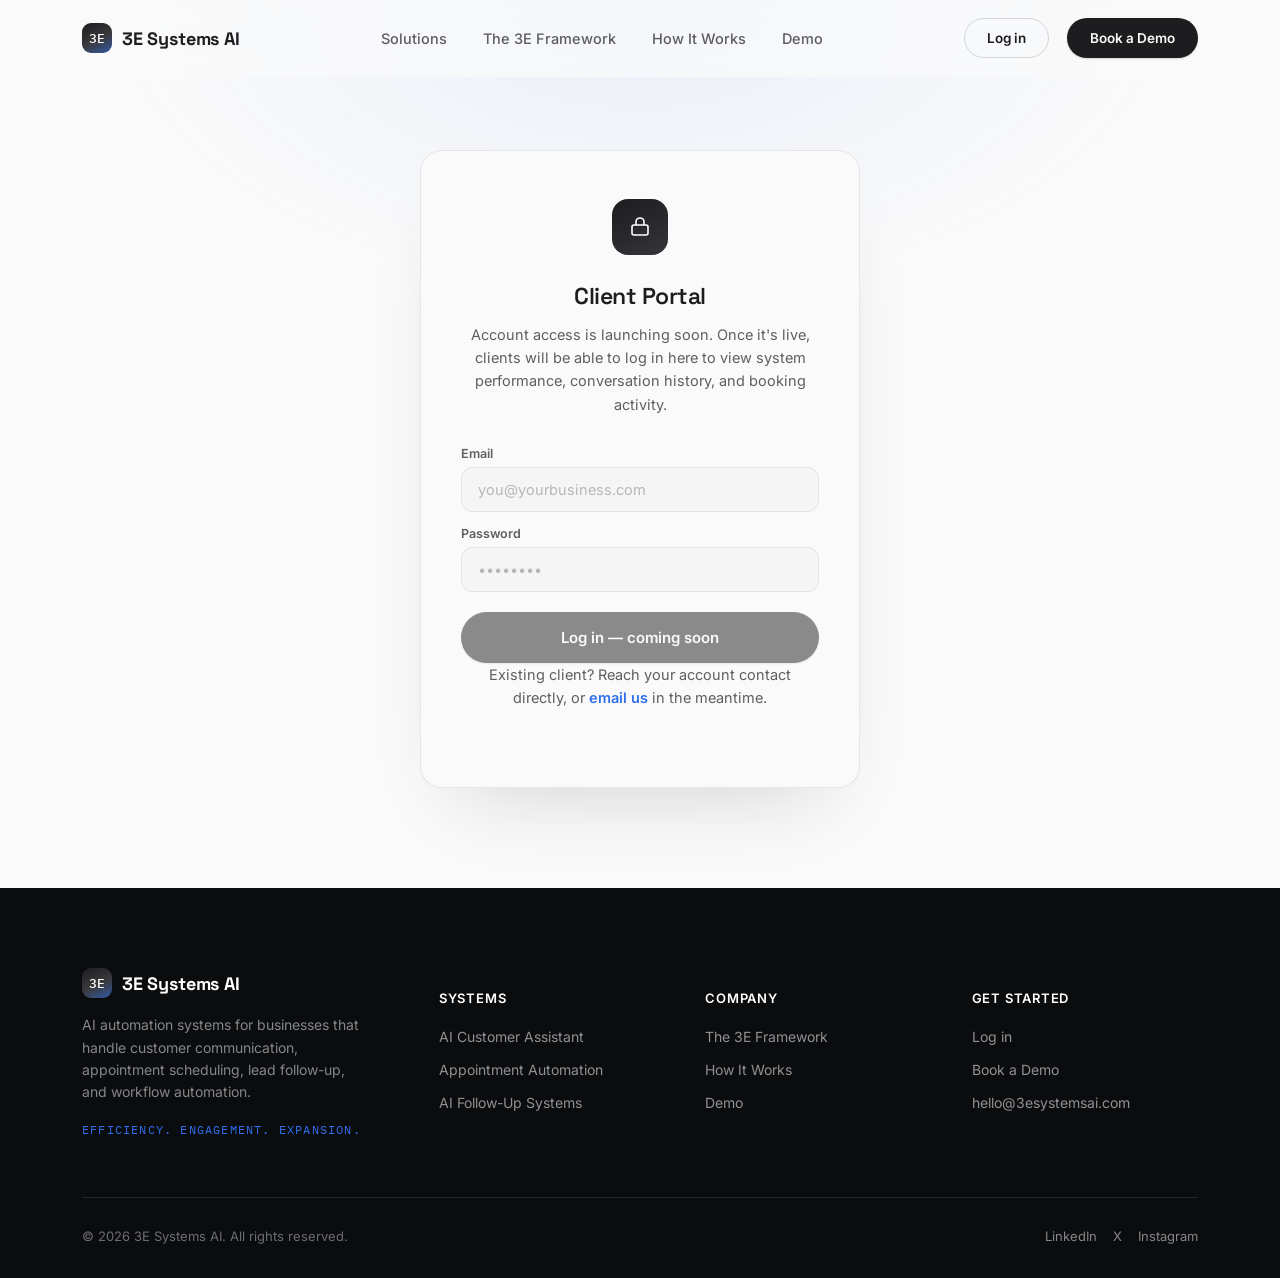
<file: login.html>
<!DOCTYPE html>
<html lang="en">
<head>
<meta charset="UTF-8">
<meta name="viewport" content="width=device-width, initial-scale=1.0">
<title>Client Portal — 3E Systems AI</title>
<meta name="description" content="The 3E Systems AI client portal is coming soon. In the meantime, reach out to your account contact directly.">
<link rel="icon" href="data:image/svg+xml,%3Csvg xmlns='http://www.w3.org/2000/svg' viewBox='0 0 64 64'%3E%3Cdefs%3E%3ClinearGradient id='g' x1='0' y1='0' x2='1' y2='1'%3E%3Cstop offset='0%25' stop-color='%231D1D1F'/%3E%3Cstop offset='55%25' stop-color='%233a3a3d'/%3E%3Cstop offset='130%25' stop-color='%232F6FED'/%3E%3C/linearGradient%3E%3C/defs%3E%3Crect width='64' height='64' rx='16' fill='url(%23g)'/%3E%3Ctext x='32' y='40' font-family='Space Grotesk,Arial,sans-serif' font-size='22' font-weight='700' fill='white' text-anchor='middle'%3E3E%3C/text%3E%3C/svg%3E">
<link rel="preconnect" href="https://fonts.googleapis.com">
<link rel="preconnect" href="https://fonts.gstatic.com" crossorigin>
<link href="https://fonts.googleapis.com/css2?family=Space+Grotesk:wght@400;500;600;700&family=Inter:wght@400;500;600;700&family=IBM+Plex+Mono:wght@400;500&display=swap" rel="stylesheet">
<link rel="stylesheet" href="styles.css">
</head>
<body>

<!-- ===================== NAVIGATION ===================== -->
<nav class="nav" id="siteNav">
  <div class="wrap">
    <a href="index.html" class="brand">
      <span class="brand-mark">3E</span>
      3E Systems AI
    </a>
    <ul class="nav-links">
      <li><a href="solutions.html">Solutions</a></li>
      <li><a href="framework.html">The 3E Framework</a></li>
      <li><a href="how-it-works.html">How It Works</a></li>
      <li><a href="demo.html">Demo</a></li>
    </ul>
    <div class="nav-cta">
      <a href="login.html" class="btn btn-ghost">Log in</a>
      <a href="book-a-demo.html" class="btn btn-primary">Book a Demo</a>
    </div>
    <button class="nav-menu-btn" aria-label="Open menu"><span></span></button>
  </div>
</nav>

<!--
  CLIENT PORTAL — placeholder
  ---------------------------------------------------------------
  A real login needs a backend (auth, sessions, a database of client
  accounts) which a static site can't provide on its own. This page
  is an honest "coming soon" placeholder rather than a form that
  goes nowhere. The fields below are disabled on purpose.

  When you're ready to make this real, the most common path is an
  auth provider like Clerk, Auth0, or Supabase Auth, wired up on top
  of this same design — ask and we can plan that out.
-->
<section class="portal-shell">
  <div class="portal-card reveal is-visible">
    <div class="portal-icon">
      <svg viewBox="0 0 24 24" fill="none" stroke="currentColor" stroke-width="1.6"><rect x="4" y="10" width="16" height="10" rx="2"/><path d="M8 10V7a4 4 0 0 1 8 0v3"/></svg>
    </div>
    <h1>Client Portal</h1>
    <p>Account access is launching soon. Once it's live, clients will be able to log in here to view system performance, conversation history, and booking activity.</p>

    <form class="portal-form" onsubmit="return false;">
      <div>
        <label for="portalEmail">Email</label>
        <input type="email" id="portalEmail" placeholder="you@yourbusiness.com" disabled>
      </div>
      <div>
        <label for="portalPassword">Password</label>
        <input type="password" id="portalPassword" placeholder="••••••••" disabled>
      </div>
      <button class="btn btn-primary" type="button" disabled style="opacity:.5; cursor:not-allowed; margin-top:6px;">Log in — coming soon</button>
    </form>

    <p class="portal-note">Existing client? Reach your account contact directly, or <a href="mailto:hello@3esystemsai.com">email us</a> in the meantime.</p>
  </div>
</section>

<!-- ===================== FOOTER ===================== -->
<footer>
  <div class="wrap">
    <div class="footer-top">
      <div class="footer-brand">
        <a href="index.html" class="brand">
          <span class="brand-mark">3E</span>
          3E Systems AI
        </a>
        <p>AI automation systems for businesses that handle customer communication, appointment scheduling, lead follow-up, and workflow automation.</p>
        <span class="footer-tagline">Efficiency. Engagement. Expansion.</span>
      </div>
      <div class="footer-col">
        <h5>Systems</h5>
        <ul>
          <li><a href="solutions.html">AI Customer Assistant</a></li>
          <li><a href="solutions.html">Appointment Automation</a></li>
          <li><a href="solutions.html">AI Follow-Up Systems</a></li>
        </ul>
      </div>
      <div class="footer-col">
        <h5>Company</h5>
        <ul>
          <li><a href="framework.html">The 3E Framework</a></li>
          <li><a href="how-it-works.html">How It Works</a></li>
          <li><a href="demo.html">Demo</a></li>
        </ul>
      </div>
      <div class="footer-col">
        <h5>Get Started</h5>
        <ul>
          <li><a href="login.html">Log in</a></li>
          <li><a href="book-a-demo.html">Book a Demo</a></li>
          <li><a href="mailto:hello@3esystemsai.com">hello@3esystemsai.com</a></li>
        </ul>
      </div>
    </div>
    <div class="footer-bottom">
      <span>© <span id="year"></span> 3E Systems AI. All rights reserved.</span>
      <div class="socials">
        <a href="#" aria-label="LinkedIn">LinkedIn</a>
        <a href="#" aria-label="X">X</a>
        <a href="#" aria-label="Instagram">Instagram</a>
      </div>
    </div>
  </div>
</footer>

<script src="main.js"></script>
</body>
</html>
</file>
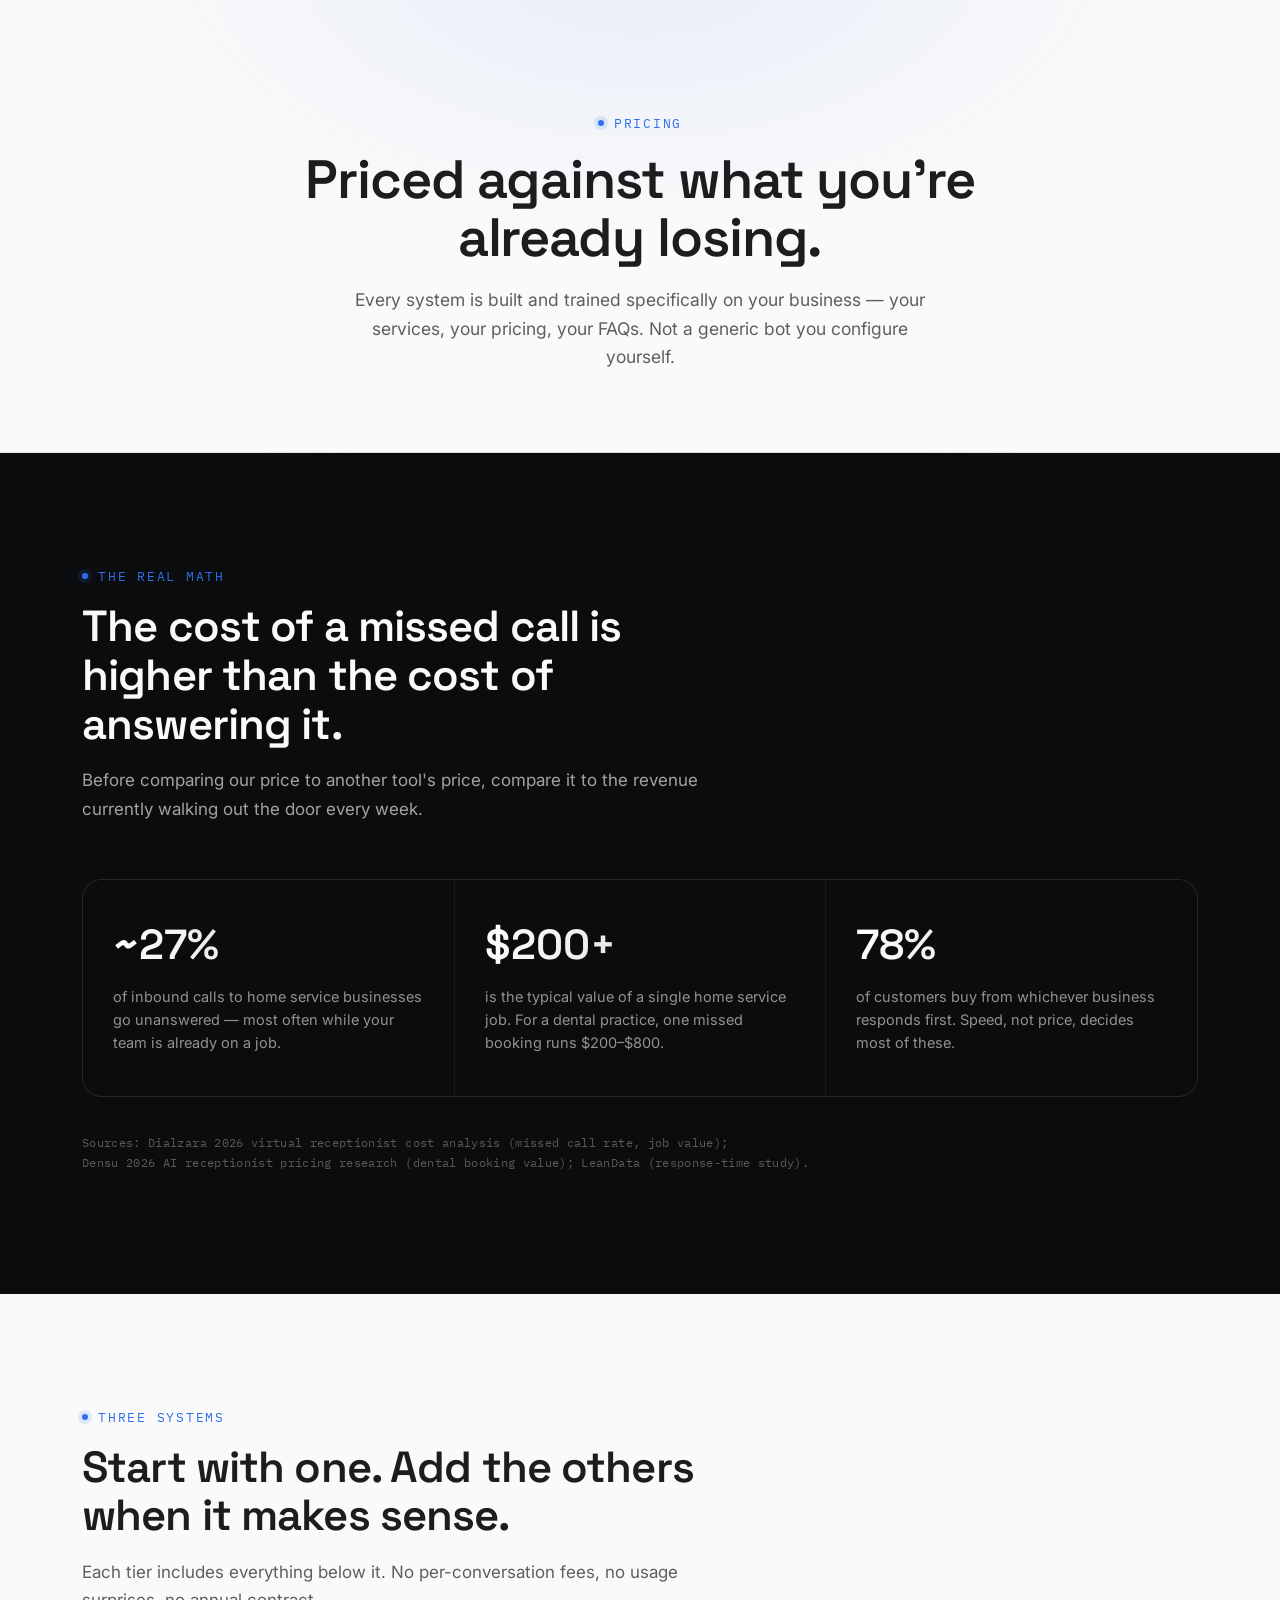
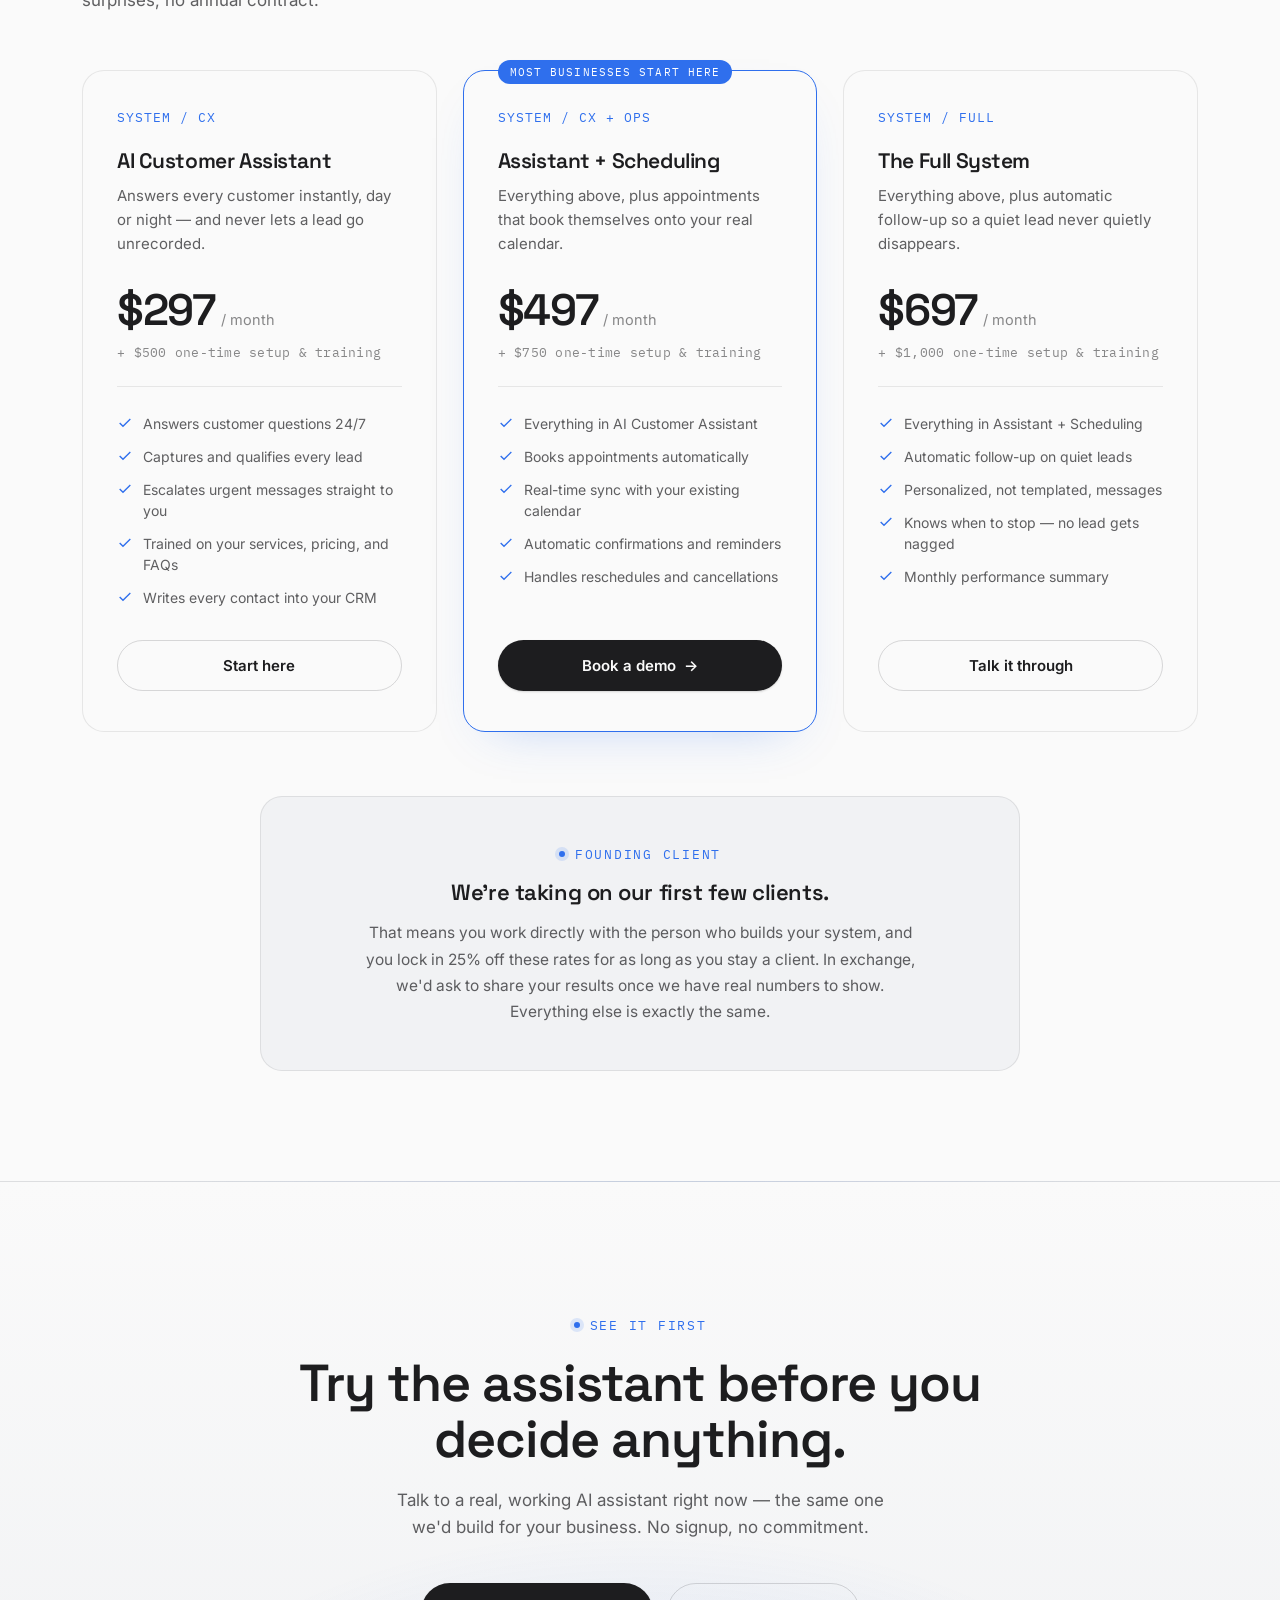
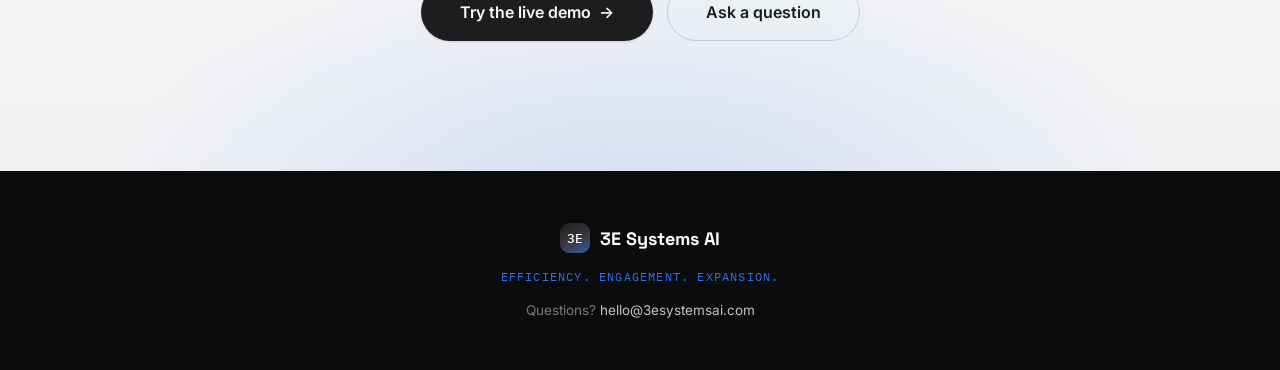
<file: pricing.html>
<!DOCTYPE html>
<html lang="en">
<head>
<meta charset="UTF-8">
<meta name="viewport" content="width=device-width, initial-scale=1.0">
<title>Pricing — 3E Systems AI</title>
<meta name="description" content="Simple, transparent pricing for AI automation systems built specifically for your business.">
<link rel="icon" href="data:image/svg+xml,%3Csvg xmlns='http://www.w3.org/2000/svg' viewBox='0 0 64 64'%3E%3Cdefs%3E%3ClinearGradient id='g' x1='0' y1='0' x2='1' y2='1'%3E%3Cstop offset='0%25' stop-color='%231D1D1F'/%3E%3Cstop offset='55%25' stop-color='%233a3a3d'/%3E%3Cstop offset='130%25' stop-color='%232F6FED'/%3E%3C/linearGradient%3E%3C/defs%3E%3Crect width='64' height='64' rx='16' fill='url(%23g)'/%3E%3Ctext x='32' y='40' font-family='Space Grotesk,Arial,sans-serif' font-size='22' font-weight='700' fill='white' text-anchor='middle'%3E3E%3C/text%3E%3C/svg%3E">
<link rel="preconnect" href="https://fonts.googleapis.com">
<link rel="preconnect" href="https://fonts.gstatic.com" crossorigin>
<link href="https://fonts.googleapis.com/css2?family=Space+Grotesk:wght@400;500;600;700&family=Inter:wght@400;500;600;700&family=IBM+Plex+Mono:wght@400;500&display=swap" rel="stylesheet">
<style>
/* ======================================================================
   Design tokens — copied verbatim from the existing 3E Systems AI
   styles.css so this page is visually identical to the live site.
   This file is standalone (inline CSS) so it can be emailed or hosted
   independently without needing styles.css alongside it.
   ====================================================================== */
:root{
  --white:        #FAFAFA;
  --gray-50:      #F1F2F4;
  --line:         rgba(29,29,31,0.09);
  --line-strong:  rgba(29,29,31,0.16);
  --charcoal:     #1D1D1F;
  --charcoal-70:  rgba(29,29,31,0.70);
  --charcoal-50:  rgba(29,29,31,0.52);
  --ink:          #0B0C0E;
  --ink-line:     rgba(255,255,255,0.10);
  --blue:         #2F6FED;
  --blue-soft:    rgba(47,111,237,0.14);
  --blue-deep:    #123B8C;
  --blue-glow:    rgba(47,111,237,0.35);

  --font-display: 'Space Grotesk', 'Inter', sans-serif;
  --font-body:    'Inter', -apple-system, sans-serif;
  --font-mono:    'IBM Plex Mono', monospace;

  --container: 1180px;
  --ease: cubic-bezier(.16,.84,.32,1);
}

*,*::before,*::after{ box-sizing:border-box; }
html{ scroll-behavior:smooth; }
body{
  margin:0;
  background:var(--white);
  color:var(--charcoal);
  font-family:var(--font-body);
  -webkit-font-smoothing:antialiased;
  overflow-x:hidden;
}
svg{ display:block; max-width:100%; }
a{ color:inherit; text-decoration:none; }
ul{ list-style:none; margin:0; padding:0; }

.wrap{ max-width:var(--container); margin:0 auto; padding:0 32px; }

.eyebrow{
  font-family:var(--font-mono);
  font-size:12.5px;
  letter-spacing:.14em;
  text-transform:uppercase;
  color:var(--blue);
  display:inline-flex;
  align-items:center;
  gap:10px;
}
.eyebrow::before{
  content:'';
  width:6px; height:6px;
  border-radius:50%;
  background:var(--blue);
  box-shadow:0 0 0 4px var(--blue-soft);
}

h1,h2,h3,h4{
  font-family:var(--font-display);
  font-weight:600;
  letter-spacing:-.02em;
  margin:0;
  color:var(--charcoal);
}

.reveal{
  opacity:0;
  transform:translateY(28px);
  transition:opacity .9s var(--ease), transform .9s var(--ease);
}
.reveal.is-visible{ opacity:1; transform:translateY(0); }
.reveal-delay-1{ transition-delay:.08s; }
.reveal-delay-2{ transition-delay:.16s; }
.reveal-delay-3{ transition-delay:.24s; }

@media (prefers-reduced-motion: reduce){
  *{ animation-duration:0.01ms !important; transition-duration:0.01ms !important; scroll-behavior:auto !important; }
}
a:focus-visible, button:focus-visible{
  outline:2px solid var(--blue);
  outline-offset:3px;
  border-radius:4px;
}

/* ---- Buttons (matching existing site) ---- */
.btn{
  display:inline-flex;
  align-items:center;
  justify-content:center;
  gap:8px;
  padding:15px 30px;
  border-radius:100px;
  font-size:15px;
  font-weight:600;
  border:1px solid transparent;
  transition:transform .35s var(--ease), box-shadow .35s var(--ease), border-color .35s var(--ease);
  white-space:nowrap;
}
.btn-primary{
  background:var(--charcoal);
  color:var(--white);
  box-shadow:0 1px 2px rgba(0,0,0,.15);
}
.btn-primary:hover{ transform:translateY(-2px); box-shadow:0 12px 24px rgba(0,0,0,.18); }
.btn-ghost{
  background:transparent;
  color:var(--charcoal);
  border-color:var(--line-strong);
}
.btn-ghost:hover{ border-color:var(--charcoal); transform:translateY(-2px); }
.btn-arrow{ transition:transform .3s var(--ease); }
.btn:hover .btn-arrow{ transform:translateX(3px); }

/* ---- Page hero (matching existing .page-hero) ---- */
.page-hero{
  padding:110px 0 80px;
  text-align:center;
  background:
    radial-gradient(900px 480px at 50% -10%, rgba(47,111,237,0.09), transparent 60%),
    var(--white);
  border-bottom:1px solid var(--line);
}
.page-hero .eyebrow{ justify-content:center; }
.page-hero h1{
  font-size:clamp(34px, 4.6vw, 54px);
  line-height:1.08;
  margin:20px auto 18px;
  max-width:760px;
}
.page-hero p.lead{
  font-size:17.5px;
  line-height:1.65;
  color:var(--charcoal-70);
  max-width:600px;
  margin:0 auto;
}

.section-pad{ padding:110px 0; }
.bg-ink{ background:var(--ink); color:var(--white); }
.bg-ink h2, .bg-ink h3{ color:var(--white); }

/* ---- The ROI section (dark, matching .problem-* pattern) ---- */
.roi-head{ max-width:640px; margin:0 0 56px; }
.roi-head h2{ font-size:clamp(30px, 3.4vw, 44px); line-height:1.12; margin-top:18px; }
.roi-head p{ font-size:17px; line-height:1.65; color:rgba(255,255,255,.62); margin-top:18px; }

.roi-grid{
  display:grid;
  grid-template-columns:repeat(3,1fr);
  gap:1px;
  background:rgba(255,255,255,0.06);
  border:1px solid rgba(255,255,255,0.06);
  border-radius:20px;
  overflow:hidden;
}
.roi-card{
  background:var(--ink);
  padding:38px 30px 42px;
  transition:background .4s ease;
}
.roi-card:hover{ background:#16181C; }
.roi-card strong{
  display:block;
  font-family:var(--font-display);
  font-size:clamp(32px,3.6vw,42px);
  font-weight:600;
  background:linear-gradient(100deg,#fff,#C7C9CD);
  -webkit-background-clip:text; background-clip:text; color:transparent;
  margin-bottom:14px;
}
.roi-card p{
  font-size:14.5px;
  line-height:1.6;
  color:rgba(255,255,255,.55);
  margin:0;
}
.roi-source{
  margin-top:36px;
  font-family:var(--font-mono);
  font-size:11.5px;
  letter-spacing:.03em;
  color:rgba(255,255,255,.32);
  line-height:1.7;
}

/* ---- Pricing cards (matching .solution-card exactly) ---- */
.pricing-grid{
  display:grid;
  grid-template-columns:repeat(3,1fr);
  gap:26px;
  align-items:stretch;
}
.price-card{
  background:var(--white);
  border:1px solid var(--line);
  border-radius:22px;
  padding:38px 34px 40px;
  transition:transform .5s var(--ease), box-shadow .5s var(--ease), border-color .5s var(--ease);
  display:flex; flex-direction:column;
  position:relative;
}
.price-card:hover{
  transform:translateY(-8px);
  box-shadow:0 30px 60px -24px rgba(20,20,25,.18);
  border-color:transparent;
}
.price-card.featured{
  border-color:var(--blue);
  box-shadow:0 20px 50px -30px var(--blue-glow);
}
.price-badge{
  position:absolute;
  top:-11px; left:34px;
  background:var(--blue);
  color:#fff;
  font-family:var(--font-mono);
  font-size:11px;
  letter-spacing:.1em;
  text-transform:uppercase;
  padding:5px 12px;
  border-radius:100px;
}
.price-index{
  font-family:var(--font-mono);
  font-size:12.5px;
  color:var(--blue);
  letter-spacing:.08em;
  margin-bottom:22px;
}
.price-card h3{ font-size:21px; margin-bottom:10px; }
.price-card > p.desc{
  font-size:15px;
  line-height:1.6;
  color:var(--charcoal-70);
  margin:0 0 26px;
}
.price-amount{
  display:flex;
  align-items:baseline;
  gap:6px;
  margin-bottom:6px;
}
.price-amount .num{
  font-family:var(--font-display);
  font-size:44px;
  font-weight:600;
  letter-spacing:-.03em;
}
.price-amount .per{
  font-size:14.5px;
  color:var(--charcoal-50);
}
.price-setup{
  font-family:var(--font-mono);
  font-size:12.5px;
  color:var(--charcoal-50);
  letter-spacing:.02em;
  padding-bottom:26px;
  margin-bottom:26px;
  border-bottom:1px solid var(--line);
}
.price-list{ display:flex; flex-direction:column; gap:12px; margin-bottom:32px; }
.price-list li{
  display:flex; align-items:flex-start; gap:10px;
  font-size:14px;
  color:var(--charcoal-70);
  line-height:1.5;
}
.price-list svg{ width:16px; height:16px; flex-shrink:0; margin-top:2px; color:var(--blue); }
.price-card .btn{ margin-top:auto; width:100%; }

/* ---- Founding client note ---- */
.founding{
  margin-top:64px;
  background:var(--gray-50);
  border:1px solid var(--line);
  border-radius:22px;
  padding:44px 40px;
  text-align:center;
  max-width:760px;
  margin-left:auto;
  margin-right:auto;
}
.founding h3{ font-size:22px; margin-bottom:14px; }
.founding p{
  font-size:15.5px;
  line-height:1.7;
  color:var(--charcoal-70);
  margin:0 auto;
  max-width:560px;
}

/* ---- Final CTA (matching existing) ---- */
.final-cta{
  padding:130px 0;
  background:
    radial-gradient(900px 500px at 50% 110%, rgba(47,111,237,.16), transparent 60%),
    linear-gradient(180deg, var(--white), var(--gray-50));
  text-align:center;
  border-top:1px solid var(--line);
}
.final-cta .eyebrow{ justify-content:center; }
.final-cta h2{
  font-size:clamp(32px, 5vw, 52px);
  line-height:1.08;
  margin:22px auto 20px;
  max-width:720px;
}
.final-cta p{
  font-size:17px;
  color:var(--charcoal-70);
  max-width:520px;
  margin:0 auto 42px;
  line-height:1.6;
}
.final-cta .btn{ padding:18px 38px; font-size:16px; }

/* ---- Footer ---- */
footer{
  background:var(--ink);
  color:rgba(255,255,255,.6);
  padding:52px 0;
  text-align:center;
}
.brand{
  display:inline-flex; align-items:center; gap:10px;
  font-family:var(--font-display);
  font-weight:700;
  font-size:18px;
  color:#fff;
  margin-bottom:16px;
}
.brand-mark{
  width:30px; height:30px;
  border-radius:9px;
  background:linear-gradient(155deg, var(--charcoal) 0%, #3a3a3d 55%, var(--blue) 130%);
  display:flex; align-items:center; justify-content:center;
  color:#fff; font-family:var(--font-mono); font-size:13px; font-weight:500;
}
.footer-tagline{
  font-family:var(--font-mono);
  font-size:12px;
  letter-spacing:.1em;
  text-transform:uppercase;
  color:var(--blue);
  display:block;
  margin-bottom:18px;
}
footer p{ font-size:13.5px; color:rgba(255,255,255,.45); margin:0; }
footer a{ color:rgba(255,255,255,.75); }
footer a:hover{ color:#fff; }

/* ---- Responsive ---- */
@media (max-width: 1024px){
  .roi-grid{ grid-template-columns:1fr; }
  .pricing-grid{ grid-template-columns:1fr; }
}
@media (max-width: 720px){
  .wrap{ padding:0 22px; }
  .page-hero{ padding:80px 0 60px; }
  .section-pad{ padding:80px 0; }
  .founding{ padding:34px 24px; }
  .final-cta{ padding:90px 0; }
  .final-cta .btn{ width:100%; }
}
</style>
</head>
<body>

<!-- ===================== PAGE HERO ===================== -->
<header class="page-hero">
  <div class="wrap">
    <span class="eyebrow">Pricing</span>
    <h1>Priced against what you're already losing.</h1>
    <p class="lead">Every system is built and trained specifically on your business — your services, your pricing, your FAQs. Not a generic bot you configure yourself.</p>
  </div>
</header>

<!-- ===================== ROI SECTION ===================== -->
<section class="bg-ink section-pad">
  <div class="wrap">
    <div class="roi-head reveal">
      <span class="eyebrow">The Real Math</span>
      <h2>The cost of a missed call is higher than the cost of answering it.</h2>
      <p>Before comparing our price to another tool's price, compare it to the revenue currently walking out the door every week.</p>
    </div>

    <div class="roi-grid reveal reveal-delay-1">
      <div class="roi-card">
        <strong>~27%</strong>
        <p>of inbound calls to home service businesses go unanswered — most often while your team is already on a job.</p>
      </div>
      <div class="roi-card">
        <strong>$200+</strong>
        <p>is the typical value of a single home service job. For a dental practice, one missed booking runs $200–$800.</p>
      </div>
      <div class="roi-card">
        <strong>78%</strong>
        <p>of customers buy from whichever business responds first. Speed, not price, decides most of these.</p>
      </div>
    </div>

    <p class="roi-source">
      Sources: Dialzara 2026 virtual receptionist cost analysis (missed call rate, job value);<br>
      Densu 2026 AI receptionist pricing research (dental booking value); LeanData (response-time study).
    </p>
  </div>
</section>

<!-- ===================== PRICING ===================== -->
<section class="section-pad">
  <div class="wrap">
    <div class="roi-head reveal" style="max-width:640px;">
      <span class="eyebrow">Three Systems</span>
      <h2 style="color:var(--charcoal);">Start with one. Add the others when it makes sense.</h2>
      <p style="color:var(--charcoal-70);">Each tier includes everything below it. No per-conversation fees, no usage surprises, no annual contract.</p>
    </div>

    <div class="pricing-grid">

      <!-- Tier 1 -->
      <div class="price-card reveal">
        <span class="price-index">SYSTEM / CX</span>
        <h3>AI Customer Assistant</h3>
        <p class="desc">Answers every customer instantly, day or night — and never lets a lead go unrecorded.</p>
        <div class="price-amount">
          <span class="num">$297</span>
          <span class="per">/ month</span>
        </div>
        <div class="price-setup">+ $500 one-time setup &amp; training</div>
        <ul class="price-list">
          <li><svg viewBox="0 0 24 24" fill="none" stroke="currentColor" stroke-width="2"><path d="M20 6L9 17l-5-5"/></svg>Answers customer questions 24/7</li>
          <li><svg viewBox="0 0 24 24" fill="none" stroke="currentColor" stroke-width="2"><path d="M20 6L9 17l-5-5"/></svg>Captures and qualifies every lead</li>
          <li><svg viewBox="0 0 24 24" fill="none" stroke="currentColor" stroke-width="2"><path d="M20 6L9 17l-5-5"/></svg>Escalates urgent messages straight to you</li>
          <li><svg viewBox="0 0 24 24" fill="none" stroke="currentColor" stroke-width="2"><path d="M20 6L9 17l-5-5"/></svg>Trained on your services, pricing, and FAQs</li>
          <li><svg viewBox="0 0 24 24" fill="none" stroke="currentColor" stroke-width="2"><path d="M20 6L9 17l-5-5"/></svg>Writes every contact into your CRM</li>
        </ul>
        <a href="mailto:hello@3esystemsai.com" class="btn btn-ghost">Start here</a>
      </div>

      <!-- Tier 2 — featured -->
      <div class="price-card featured reveal reveal-delay-1">
        <span class="price-badge">Most businesses start here</span>
        <span class="price-index">SYSTEM / CX + OPS</span>
        <h3>Assistant + Scheduling</h3>
        <p class="desc">Everything above, plus appointments that book themselves onto your real calendar.</p>
        <div class="price-amount">
          <span class="num">$497</span>
          <span class="per">/ month</span>
        </div>
        <div class="price-setup">+ $750 one-time setup &amp; training</div>
        <ul class="price-list">
          <li><svg viewBox="0 0 24 24" fill="none" stroke="currentColor" stroke-width="2"><path d="M20 6L9 17l-5-5"/></svg>Everything in AI Customer Assistant</li>
          <li><svg viewBox="0 0 24 24" fill="none" stroke="currentColor" stroke-width="2"><path d="M20 6L9 17l-5-5"/></svg>Books appointments automatically</li>
          <li><svg viewBox="0 0 24 24" fill="none" stroke="currentColor" stroke-width="2"><path d="M20 6L9 17l-5-5"/></svg>Real-time sync with your existing calendar</li>
          <li><svg viewBox="0 0 24 24" fill="none" stroke="currentColor" stroke-width="2"><path d="M20 6L9 17l-5-5"/></svg>Automatic confirmations and reminders</li>
          <li><svg viewBox="0 0 24 24" fill="none" stroke="currentColor" stroke-width="2"><path d="M20 6L9 17l-5-5"/></svg>Handles reschedules and cancellations</li>
        </ul>
        <a href="mailto:hello@3esystemsai.com" class="btn btn-primary">Book a demo <span class="btn-arrow">→</span></a>
      </div>

      <!-- Tier 3 -->
      <div class="price-card reveal reveal-delay-2">
        <span class="price-index">SYSTEM / FULL</span>
        <h3>The Full System</h3>
        <p class="desc">Everything above, plus automatic follow-up so a quiet lead never quietly disappears.</p>
        <div class="price-amount">
          <span class="num">$697</span>
          <span class="per">/ month</span>
        </div>
        <div class="price-setup">+ $1,000 one-time setup &amp; training</div>
        <ul class="price-list">
          <li><svg viewBox="0 0 24 24" fill="none" stroke="currentColor" stroke-width="2"><path d="M20 6L9 17l-5-5"/></svg>Everything in Assistant + Scheduling</li>
          <li><svg viewBox="0 0 24 24" fill="none" stroke="currentColor" stroke-width="2"><path d="M20 6L9 17l-5-5"/></svg>Automatic follow-up on quiet leads</li>
          <li><svg viewBox="0 0 24 24" fill="none" stroke="currentColor" stroke-width="2"><path d="M20 6L9 17l-5-5"/></svg>Personalized, not templated, messages</li>
          <li><svg viewBox="0 0 24 24" fill="none" stroke="currentColor" stroke-width="2"><path d="M20 6L9 17l-5-5"/></svg>Knows when to stop — no lead gets nagged</li>
          <li><svg viewBox="0 0 24 24" fill="none" stroke="currentColor" stroke-width="2"><path d="M20 6L9 17l-5-5"/></svg>Monthly performance summary</li>
        </ul>
        <a href="mailto:hello@3esystemsai.com" class="btn btn-ghost">Talk it through</a>
      </div>

    </div>

    <!-- Founding client -->
    <div class="founding reveal reveal-delay-2">
      <span class="eyebrow" style="justify-content:center; margin-bottom:16px;">Founding Client</span>
      <h3>We're taking on our first few clients.</h3>
      <p>That means you work directly with the person who builds your system, and you lock in 25% off these rates for as long as you stay a client. In exchange, we'd ask to share your results once we have real numbers to show. Everything else is exactly the same.</p>
    </div>

  </div>
</section>

<!-- ===================== FINAL CTA ===================== -->
<section class="final-cta">
  <div class="wrap">
    <span class="eyebrow reveal">See It First</span>
    <h2 class="reveal reveal-delay-1">Try the assistant before you decide anything.</h2>
    <p class="reveal reveal-delay-1">Talk to a real, working AI assistant right now — the same one we'd build for your business. No signup, no commitment.</p>
    <div class="reveal reveal-delay-2" style="display:flex; justify-content:center; gap:14px; flex-wrap:wrap;">
      <a href="https://3esystems.netlify.app/demo.html" class="btn btn-primary">Try the live demo <span class="btn-arrow">→</span></a>
      <a href="mailto:hello@3esystemsai.com" class="btn btn-ghost">Ask a question</a>
    </div>
  </div>
</section>

<!-- ===================== FOOTER ===================== -->
<footer>
  <div class="wrap">
    <span class="brand"><span class="brand-mark">3E</span> 3E Systems AI</span>
    <span class="footer-tagline">Efficiency. Engagement. Expansion.</span>
    <p>Questions? <a href="mailto:hello@3esystemsai.com">hello@3esystemsai.com</a></p>
  </div>
</footer>

<script>
  // Scroll-reveal — same IntersectionObserver pattern as the main site's main.js
  const revealEls = document.querySelectorAll('.reveal');
  if ('IntersectionObserver' in window) {
    const io = new IntersectionObserver((entries) => {
      entries.forEach((entry) => {
        if (entry.isIntersecting) {
          entry.target.classList.add('is-visible');
          io.unobserve(entry.target);
        }
      });
    }, { threshold: 0.15, rootMargin: '0px 0px -60px 0px' });
    revealEls.forEach((el) => io.observe(el));
  } else {
    revealEls.forEach((el) => el.classList.add('is-visible'));
  }
</script>
</body>
</html>
</file>
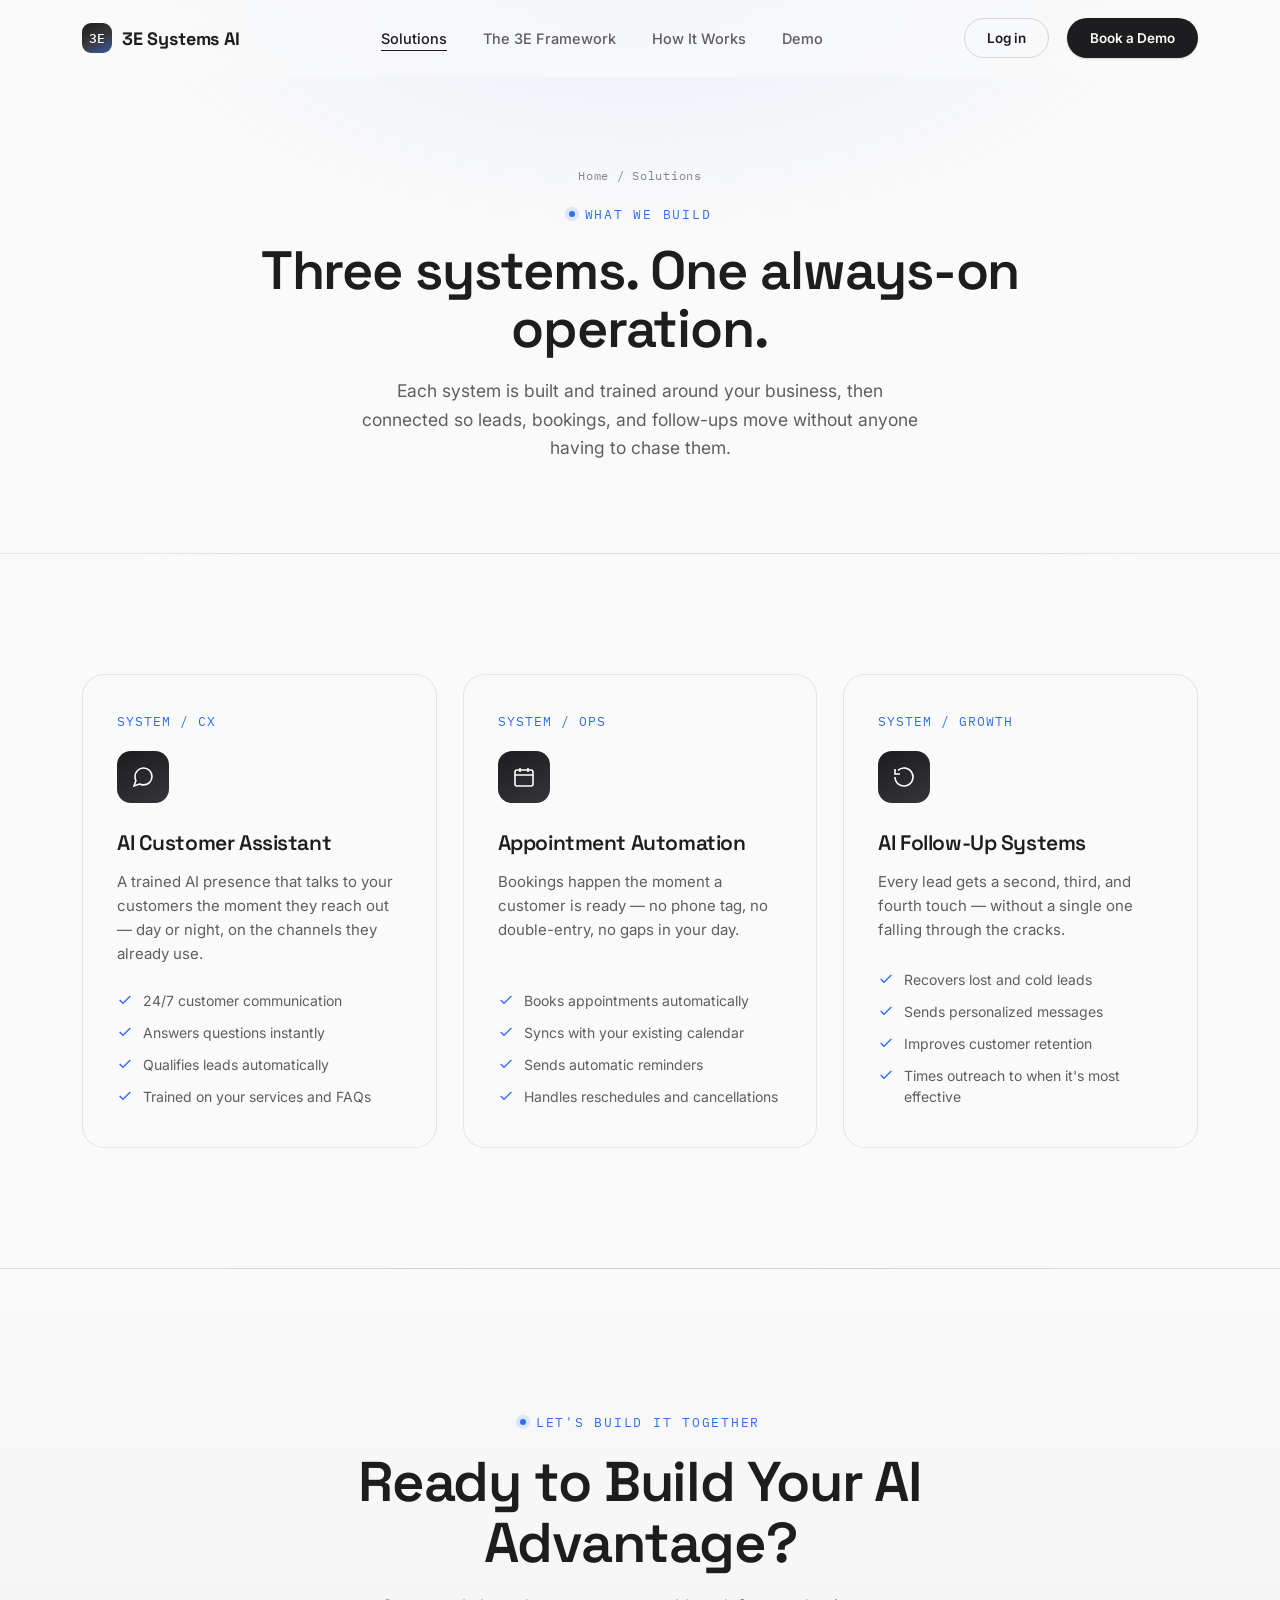
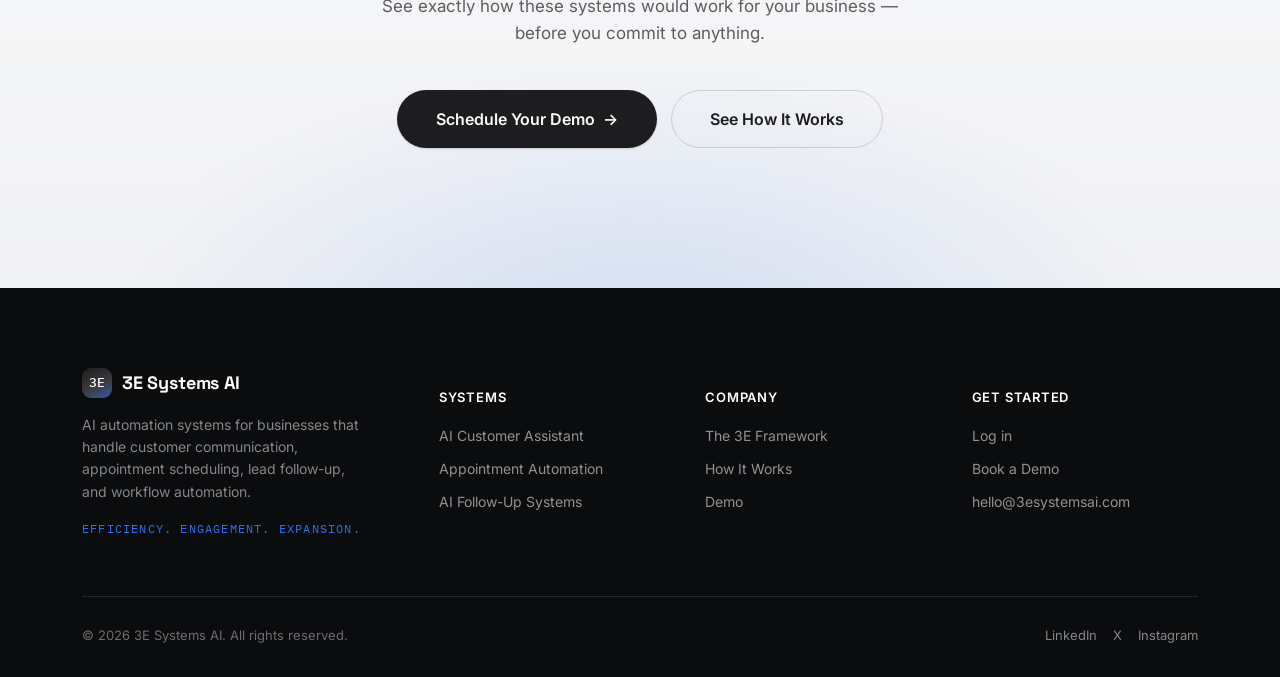
<file: solutions.html>
<!DOCTYPE html>
<html lang="en">
<head>
<meta charset="UTF-8">
<meta name="viewport" content="width=device-width, initial-scale=1.0">
<title>Solutions — 3E Systems AI</title>
<meta name="description" content="AI Customer Assistant, Appointment Automation, and AI Follow-Up Systems — the three core systems 3E Systems AI builds for growing businesses.">
<link rel="icon" href="data:image/svg+xml,%3Csvg xmlns='http://www.w3.org/2000/svg' viewBox='0 0 64 64'%3E%3Cdefs%3E%3ClinearGradient id='g' x1='0' y1='0' x2='1' y2='1'%3E%3Cstop offset='0%25' stop-color='%231D1D1F'/%3E%3Cstop offset='55%25' stop-color='%233a3a3d'/%3E%3Cstop offset='130%25' stop-color='%232F6FED'/%3E%3C/linearGradient%3E%3C/defs%3E%3Crect width='64' height='64' rx='16' fill='url(%23g)'/%3E%3Ctext x='32' y='40' font-family='Space Grotesk,Arial,sans-serif' font-size='22' font-weight='700' fill='white' text-anchor='middle'%3E3E%3C/text%3E%3C/svg%3E">
<link rel="preconnect" href="https://fonts.googleapis.com">
<link rel="preconnect" href="https://fonts.gstatic.com" crossorigin>
<link href="https://fonts.googleapis.com/css2?family=Space+Grotesk:wght@400;500;600;700&family=Inter:wght@400;500;600;700&family=IBM+Plex+Mono:wght@400;500&display=swap" rel="stylesheet">
<link rel="stylesheet" href="styles.css">
</head>
<body>

<!-- ===================== NAVIGATION ===================== -->
<nav class="nav" id="siteNav">
  <div class="wrap">
    <a href="index.html" class="brand">
      <span class="brand-mark">3E</span>
      3E Systems AI
    </a>
    <ul class="nav-links">
      <li><a href="solutions.html" class="active">Solutions</a></li>
      <li><a href="framework.html">The 3E Framework</a></li>
      <li><a href="how-it-works.html">How It Works</a></li>
      <li><a href="demo.html">Demo</a></li>
    </ul>
    <div class="nav-cta">
      <a href="login.html" class="btn btn-ghost">Log in</a>
      <a href="book-a-demo.html" class="btn btn-primary">Book a Demo</a>
    </div>
    <button class="nav-menu-btn" aria-label="Open menu"><span></span></button>
  </div>
</nav>

<!-- ===================== PAGE HERO ===================== -->
<header class="page-hero">
  <div class="wrap">
    <span class="breadcrumb"><a href="index.html">Home</a> / Solutions</span>
    <span class="eyebrow">What We Build</span>
    <h1>Three systems. One always-on operation.</h1>
    <p class="lead">Each system is built and trained around your business, then connected so leads, bookings, and follow-ups move without anyone having to chase them.</p>
  </div>
</header>

<!-- ===================== SOLUTIONS DETAIL ===================== -->
<section class="section-pad">
  <div class="wrap">
    <div class="solutions-grid">
      <div class="solution-card reveal">
        <span class="solution-index">SYSTEM / CX</span>
        <div class="solution-icon">
          <svg viewBox="0 0 24 24" fill="none" stroke="currentColor" stroke-width="1.6"><path d="M21 11.5a8.4 8.4 0 0 1-8.9 8.4 8.6 8.6 0 0 1-3.5-.8L3 21l1.9-5.4A8.4 8.4 0 0 1 4 11.5 8.5 8.5 0 0 1 12.6 3 8.4 8.4 0 0 1 21 11.5z"/></svg>
        </div>
        <h3>AI Customer Assistant</h3>
        <p>A trained AI presence that talks to your customers the moment they reach out — day or night, on the channels they already use.</p>
        <ul class="solution-list">
          <li><svg viewBox="0 0 24 24" fill="none" stroke="currentColor" stroke-width="2"><path d="M20 6L9 17l-5-5"/></svg>24/7 customer communication</li>
          <li><svg viewBox="0 0 24 24" fill="none" stroke="currentColor" stroke-width="2"><path d="M20 6L9 17l-5-5"/></svg>Answers questions instantly</li>
          <li><svg viewBox="0 0 24 24" fill="none" stroke="currentColor" stroke-width="2"><path d="M20 6L9 17l-5-5"/></svg>Qualifies leads automatically</li>
          <li><svg viewBox="0 0 24 24" fill="none" stroke="currentColor" stroke-width="2"><path d="M20 6L9 17l-5-5"/></svg>Trained on your services and FAQs</li>
        </ul>
      </div>

      <div class="solution-card reveal reveal-delay-1">
        <span class="solution-index">SYSTEM / OPS</span>
        <div class="solution-icon">
          <svg viewBox="0 0 24 24" fill="none" stroke="currentColor" stroke-width="1.6"><rect x="3" y="5" width="18" height="16" rx="2"/><path d="M3 10h18M8 3v4M16 3v4M8 15h.01M12 15h.01M16 15h.01"/></svg>
        </div>
        <h3>Appointment Automation</h3>
        <p>Bookings happen the moment a customer is ready — no phone tag, no double-entry, no gaps in your day.</p>
        <ul class="solution-list">
          <li><svg viewBox="0 0 24 24" fill="none" stroke="currentColor" stroke-width="2"><path d="M20 6L9 17l-5-5"/></svg>Books appointments automatically</li>
          <li><svg viewBox="0 0 24 24" fill="none" stroke="currentColor" stroke-width="2"><path d="M20 6L9 17l-5-5"/></svg>Syncs with your existing calendar</li>
          <li><svg viewBox="0 0 24 24" fill="none" stroke="currentColor" stroke-width="2"><path d="M20 6L9 17l-5-5"/></svg>Sends automatic reminders</li>
          <li><svg viewBox="0 0 24 24" fill="none" stroke="currentColor" stroke-width="2"><path d="M20 6L9 17l-5-5"/></svg>Handles reschedules and cancellations</li>
        </ul>
      </div>

      <div class="solution-card reveal reveal-delay-2">
        <span class="solution-index">SYSTEM / GROWTH</span>
        <div class="solution-icon">
          <svg viewBox="0 0 24 24" fill="none" stroke="currentColor" stroke-width="1.6"><path d="M3 12a9 9 0 1 0 3-6.7"/><path d="M3 4v5h5"/></svg>
        </div>
        <h3>AI Follow-Up Systems</h3>
        <p>Every lead gets a second, third, and fourth touch — without a single one falling through the cracks.</p>
        <ul class="solution-list">
          <li><svg viewBox="0 0 24 24" fill="none" stroke="currentColor" stroke-width="2"><path d="M20 6L9 17l-5-5"/></svg>Recovers lost and cold leads</li>
          <li><svg viewBox="0 0 24 24" fill="none" stroke="currentColor" stroke-width="2"><path d="M20 6L9 17l-5-5"/></svg>Sends personalized messages</li>
          <li><svg viewBox="0 0 24 24" fill="none" stroke="currentColor" stroke-width="2"><path d="M20 6L9 17l-5-5"/></svg>Improves customer retention</li>
          <li><svg viewBox="0 0 24 24" fill="none" stroke="currentColor" stroke-width="2"><path d="M20 6L9 17l-5-5"/></svg>Times outreach to when it's most effective</li>
        </ul>
      </div>
    </div>
  </div>
</section>

<!-- ===================== FINAL CTA SECTION ===================== -->
<section class="final-cta">
  <div class="wrap">
    <span class="eyebrow reveal">Let's Build It Together</span>
    <h2 class="reveal reveal-delay-1">Ready to Build Your AI Advantage?</h2>
    <p class="reveal reveal-delay-1">See exactly how these systems would work for your business — before you commit to anything.</p>
    <div class="final-cta-actions reveal reveal-delay-2">
      <a href="book-a-demo.html" class="btn btn-primary">Schedule Your Demo <span class="btn-arrow">→</span></a>
      <a href="how-it-works.html" class="btn btn-ghost">See How It Works</a>
    </div>
  </div>
</section>

<!-- ===================== FOOTER ===================== -->
<footer>
  <div class="wrap">
    <div class="footer-top">
      <div class="footer-brand">
        <a href="index.html" class="brand">
          <span class="brand-mark">3E</span>
          3E Systems AI
        </a>
        <p>AI automation systems for businesses that handle customer communication, appointment scheduling, lead follow-up, and workflow automation.</p>
        <span class="footer-tagline">Efficiency. Engagement. Expansion.</span>
      </div>
      <div class="footer-col">
        <h5>Systems</h5>
        <ul>
          <li><a href="solutions.html">AI Customer Assistant</a></li>
          <li><a href="solutions.html">Appointment Automation</a></li>
          <li><a href="solutions.html">AI Follow-Up Systems</a></li>
        </ul>
      </div>
      <div class="footer-col">
        <h5>Company</h5>
        <ul>
          <li><a href="framework.html">The 3E Framework</a></li>
          <li><a href="how-it-works.html">How It Works</a></li>
          <li><a href="demo.html">Demo</a></li>
        </ul>
      </div>
      <div class="footer-col">
        <h5>Get Started</h5>
        <ul>
          <li><a href="login.html">Log in</a></li>
          <li><a href="book-a-demo.html">Book a Demo</a></li>
          <li><a href="mailto:hello@3esystemsai.com">hello@3esystemsai.com</a></li>
        </ul>
      </div>
    </div>
    <div class="footer-bottom">
      <span>© <span id="year"></span> 3E Systems AI. All rights reserved.</span>
      <div class="socials">
        <a href="#" aria-label="LinkedIn">LinkedIn</a>
        <a href="#" aria-label="X">X</a>
        <a href="#" aria-label="Instagram">Instagram</a>
      </div>
    </div>
  </div>
</footer>

<script src="main.js"></script>
</body>
</html>
</file>
<file: styles.css>
/* ======================================================================
   0. DESIGN TOKENS
   ====================================================================== */
:root{
  --white:        #FAFAFA;
  --gray-50:      #F1F2F4;
  --gray-100:     #E8E9EB;
  --line:         rgba(29,29,31,0.09);
  --line-strong:  rgba(29,29,31,0.16);
  --charcoal:     #1D1D1F;
  --charcoal-70:  rgba(29,29,31,0.70);
  --charcoal-50:  rgba(29,29,31,0.52);
  --ink:          #0B0C0E;   /* near-black section background */
  --ink-100:      #16181C;
  --ink-line:     rgba(255,255,255,0.10);
  --ink-line-soft:rgba(255,255,255,0.06);
  --silver-1:     #E4E5E8;
  --silver-2:     #C7C9CD;
  --blue:         #2F6FED;
  --blue-soft:    rgba(47,111,237,0.14);
  --blue-deep:    #123B8C;
  --blue-glow:    rgba(47,111,237,0.35);

  --font-display: 'Space Grotesk', 'Inter', sans-serif;
  --font-body:    'Inter', -apple-system, sans-serif;
  --font-mono:    'IBM Plex Mono', monospace;

  --container: 1180px;
  --ease: cubic-bezier(.16,.84,.32,1);
}

*,*::before,*::after{ box-sizing:border-box; }
html{ scroll-behavior:smooth; }
body{
  margin:0;
  background:var(--white);
  color:var(--charcoal);
  font-family:var(--font-body);
  -webkit-font-smoothing:antialiased;
  -moz-osx-font-smoothing:grayscale;
  overflow-x:hidden;
}
img,svg{ display:block; max-width:100%; }
a{ color:inherit; text-decoration:none; }
ul{ list-style:none; margin:0; padding:0; }
button{ font-family:inherit; cursor:pointer; }

.wrap{
  max-width:var(--container);
  margin:0 auto;
  padding:0 32px;
}

.eyebrow{
  font-family:var(--font-mono);
  font-size:12.5px;
  letter-spacing:.14em;
  text-transform:uppercase;
  color:var(--blue);
  display:inline-flex;
  align-items:center;
  gap:10px;
}
.eyebrow::before{
  content:'';
  width:6px; height:6px;
  border-radius:50%;
  background:var(--blue);
  box-shadow:0 0 0 4px var(--blue-soft);
}

h1,h2,h3,h4{
  font-family:var(--font-display);
  font-weight:600;
  letter-spacing:-.02em;
  margin:0;
  color:var(--charcoal);
}

.section-tag{
  display:block;
  margin-bottom:18px;
}

/* reveal-on-scroll base state */
.reveal{
  opacity:0;
  transform:translateY(28px);
  transition:opacity .9s var(--ease), transform .9s var(--ease);
}
.reveal.is-visible{
  opacity:1;
  transform:translateY(0);
}
.reveal-delay-1{ transition-delay:.08s; }
.reveal-delay-2{ transition-delay:.16s; }
.reveal-delay-3{ transition-delay:.24s; }

@media (prefers-reduced-motion: reduce){
  *{ animation-duration:0.01ms !important; animation-iteration-count:1 !important; transition-duration:0.01ms !important; scroll-behavior:auto !important; }
}

/* focus visibility for keyboard users */
a:focus-visible, button:focus-visible{
  outline:2px solid var(--blue);
  outline-offset:3px;
  border-radius:4px;
}

/* ======================================================================
   1. BUTTONS
   ====================================================================== */
.btn{
  display:inline-flex;
  align-items:center;
  justify-content:center;
  gap:8px;
  padding:15px 30px;
  border-radius:100px;
  font-family:var(--font-body);
  font-size:15px;
  font-weight:600;
  border:1px solid transparent;
  transition:transform .35s var(--ease), box-shadow .35s var(--ease), background .35s var(--ease), border-color .35s var(--ease), color .35s var(--ease);
  white-space:nowrap;
}
.btn-primary{
  background:var(--charcoal);
  color:var(--white);
  box-shadow:0 1px 2px rgba(0,0,0,.15);
}
.btn-primary:hover{
  transform:translateY(-2px);
  box-shadow:0 12px 24px rgba(0,0,0,.18);
}
.btn-primary.on-dark{
  background:var(--blue);
}
.btn-primary.on-dark:hover{
  box-shadow:0 12px 30px var(--blue-glow);
}
.btn-ghost{
  background:transparent;
  color:var(--charcoal);
  border-color:var(--line-strong);
}
.btn-ghost:hover{
  border-color:var(--charcoal);
  transform:translateY(-2px);
}
.btn-ghost.on-dark{
  color:var(--white);
  border-color:var(--ink-line);
}
.btn-ghost.on-dark:hover{
  border-color:rgba(255,255,255,.5);
}
.btn-arrow{ transition:transform .3s var(--ease); }
.btn:hover .btn-arrow{ transform:translateX(3px); }

/* ======================================================================
   2. NAVIGATION
   ====================================================================== */
.nav{
  position:fixed;
  top:0; left:0; right:0;
  z-index:1000;
  padding:18px 0;
  background:rgba(250,250,250,0.72);
  backdrop-filter:blur(16px) saturate(160%);
  -webkit-backdrop-filter:blur(16px) saturate(160%);
  border-bottom:1px solid transparent;
  transition:border-color .4s ease, background .4s ease, padding .4s ease;
}
.nav.scrolled{
  border-bottom:1px solid var(--line);
  padding:13px 0;
}
.nav .wrap{ display:flex; align-items:center; justify-content:space-between; }
.brand{
  display:flex; align-items:center; gap:10px;
  font-family:var(--font-display);
  font-weight:700;
  font-size:18px;
  letter-spacing:-.01em;
}
.brand-mark{
  width:30px; height:30px;
  border-radius:9px;
  background:linear-gradient(155deg, var(--charcoal) 0%, #3a3a3d 55%, var(--blue) 130%);
  display:flex; align-items:center; justify-content:center;
  color:#fff; font-family:var(--font-mono); font-size:13px; font-weight:500;
  flex-shrink:0;
}
.nav-links{
  display:flex; align-items:center; gap:36px;
}
.nav-links a{
  font-size:14.5px;
  font-weight:500;
  color:var(--charcoal-70);
  position:relative;
  padding:4px 0;
  transition:color .25s ease;
}
.nav-links a:hover{ color:var(--charcoal); }
.nav-links a::after{
  content:'';
  position:absolute; left:0; bottom:0;
  width:0; height:1px;
  background:var(--charcoal);
  transition:width .3s var(--ease);
}
.nav-links a:hover::after{ width:100%; }
.nav-links a.active{ color:var(--charcoal); }
.nav-links a.active::after{ width:100%; }
.nav-cta{ display:flex; align-items:center; gap:18px; }
.nav-cta .btn{ padding:11px 22px; font-size:13.5px; }
.nav-menu-btn{
  display:none;
  width:38px; height:38px;
  border:1px solid var(--line-strong);
  border-radius:10px;
  background:none;
  align-items:center; justify-content:center;
}
.nav-menu-btn span, .nav-menu-btn span::before, .nav-menu-btn span::after{
  content:'';
  display:block;
  width:16px; height:1.5px;
  background:var(--charcoal);
  position:relative;
  transition:transform .3s ease, opacity .3s ease;
}
.nav-menu-btn span::before{ position:absolute; top:-5px; }
.nav-menu-btn span::after{ position:absolute; top:5px; }

/* ======================================================================
   3. HERO
   ====================================================================== */
.hero{
  position:relative;
  padding:168px 0 110px;
  background:
    radial-gradient(1100px 620px at 82% -8%, rgba(47,111,237,0.10), transparent 62%),
    linear-gradient(180deg, var(--white) 0%, var(--white) 100%);
  overflow:hidden;
}
.hero .wrap{
  display:grid;
  grid-template-columns:1.02fr .98fr;
  gap:40px;
  align-items:center;
}
.hero-copy h1{
  font-size:clamp(38px, 4.6vw, 62px);
  line-height:1.05;
  margin:22px 0 24px;
}
.hero-copy h1 em{
  font-style:normal;
  background:linear-gradient(100deg, var(--blue) 0%, var(--blue-deep) 100%);
  -webkit-background-clip:text;
  background-clip:text;
  color:transparent;
}
.hero-copy p.lead{
  font-size:18px;
  line-height:1.65;
  color:var(--charcoal-70);
  max-width:480px;
  margin:0 0 38px;
}
.hero-actions{ display:flex; gap:14px; flex-wrap:wrap; margin-bottom:44px; }
.hero-actions .btn{ padding:16px 30px; font-size:15.5px; }

.hero-proof{
  display:flex; gap:34px; flex-wrap:wrap;
  padding-top:28px;
  border-top:1px solid var(--line);
}
.hero-proof div{ display:flex; flex-direction:column; gap:2px; }
.hero-proof strong{
  font-family:var(--font-display);
  font-size:24px;
  font-weight:600;
}
.hero-proof span{
  font-size:12.5px;
  color:var(--charcoal-50);
  font-family:var(--font-mono);
  letter-spacing:.02em;
}

/* ---- signature visual: the "signal mesh" ---- */
.hero-visual{
  position:relative;
  aspect-ratio:1/1.02;
  border-radius:28px;
  background:
    radial-gradient(140% 120% at 30% 15%, rgba(255,255,255,.9), rgba(232,233,235,.4) 55%, rgba(199,201,205,.5) 100%);
  border:1px solid var(--line);
  box-shadow:0 40px 80px -30px rgba(20,20,25,0.25), inset 0 1px 0 rgba(255,255,255,.6);
  overflow:hidden;
}
.hero-visual::before{
  content:'';
  position:absolute; inset:0;
  background:
    linear-gradient(120deg, transparent 40%, rgba(255,255,255,.55) 50%, transparent 60%);
  animation:sheen 7s ease-in-out infinite;
  pointer-events:none;
}
@keyframes sheen{
  0%,100%{ transform:translateX(-60%); opacity:.5; }
  50%{ transform:translateX(60%); opacity:.9; }
}
.hero-visual svg{ width:100%; height:100%; }
.node-core{ animation:pulseCore 3.2s ease-in-out infinite; transform-origin:center; }
.node-dot{ animation:pulseDot 3.2s ease-in-out infinite; }
.node-dot.d1{ animation-delay:.15s; }
.node-dot.d2{ animation-delay:.4s; }
.node-dot.d3{ animation-delay:.65s; }
.node-dot.d4{ animation-delay:.9s; }
.node-dot.d5{ animation-delay:1.15s; }
.node-dot.d6{ animation-delay:1.4s; }
@keyframes pulseCore{
  0%,100%{ opacity:.85; }
  50%{ opacity:1; filter:drop-shadow(0 0 10px rgba(47,111,237,.6)); }
}
@keyframes pulseDot{
  0%,100%{ opacity:.35; r:3; }
  50%{ opacity:1; r:4.2; }
}
.flow-line{
  stroke-dasharray:6 260;
  stroke-dashoffset:0;
  animation:flowTravel 4.5s linear infinite;
}
.flow-line.f1{ animation-delay:0s; }
.flow-line.f2{ animation-delay:.9s; }
.flow-line.f3{ animation-delay:1.8s; }
.flow-line.f4{ animation-delay:2.7s; }
@keyframes flowTravel{
  0%{ stroke-dashoffset:266; }
  100%{ stroke-dashoffset:-266; }
}
.hero-visual-caption{
  position:absolute;
  left:22px; bottom:20px;
  right:22px;
  display:flex;
  align-items:center;
  justify-content:space-between;
  font-family:var(--font-mono);
  font-size:11.5px;
  color:var(--charcoal-50);
  letter-spacing:.04em;
}
.pulse-chip{
  display:inline-flex; align-items:center; gap:7px;
  background:rgba(255,255,255,.7);
  border:1px solid var(--line);
  padding:6px 12px;
  border-radius:100px;
  backdrop-filter:blur(6px);
}
.pulse-chip i{
  width:6px; height:6px; border-radius:50%;
  background:var(--blue);
  box-shadow:0 0 0 3px var(--blue-soft);
  animation:pulseCore 2s ease-in-out infinite;
}

/* ======================================================================
   4. SECTION SHELLS
   ====================================================================== */
section{ position:relative; }
.section-pad{ padding:120px 0; }
.bg-soft{ background:var(--gray-50); }
.bg-ink{ background:var(--ink); color:var(--white); }
.bg-ink h2, .bg-ink h3, .bg-ink h4{ color:var(--white); }

.section-head{
  max-width:640px;
  margin:0 0 64px;
}
.section-head h2{
  font-size:clamp(30px, 3.4vw, 44px);
  line-height:1.12;
}
.section-head p{
  font-size:17px;
  line-height:1.65;
  color:var(--charcoal-70);
  margin-top:18px;
}
.bg-ink .section-head p{ color:rgba(255,255,255,.62); }
.center{ text-align:center; margin-left:auto; margin-right:auto; }

/* ======================================================================
   5. PROBLEM SECTION (dark)
   ====================================================================== */
.problem-grid{
  display:grid;
  grid-template-columns:repeat(4,1fr);
  gap:1px;
  background:var(--ink-line-soft);
  border:1px solid var(--ink-line-soft);
  border-radius:20px;
  overflow:hidden;
}
.problem-card{
  background:var(--ink);
  padding:38px 30px 42px;
  transition:background .4s ease;
}
.problem-card:hover{ background:var(--ink-100); }
.problem-card .p-icon{
  width:42px; height:42px;
  margin-bottom:26px;
  color:var(--blue);
}
.problem-card h4{
  font-size:17px;
  margin-bottom:12px;
  line-height:1.35;
}
.problem-card p{
  font-size:14.5px;
  line-height:1.6;
  color:rgba(255,255,255,.55);
  margin:0;
}
.problem-stat{
  margin-top:70px;
  display:flex;
  align-items:baseline;
  gap:22px;
  flex-wrap:wrap;
  border-top:1px solid var(--ink-line);
  padding-top:40px;
}
.problem-stat strong{
  font-family:var(--font-display);
  font-size:clamp(40px,5vw,58px);
  background:linear-gradient(100deg,#fff, var(--silver-2));
  -webkit-background-clip:text; background-clip:text; color:transparent;
}
.problem-stat span{
  font-size:15.5px;
  color:rgba(255,255,255,.55);
  max-width:420px;
  line-height:1.55;
}

/* ======================================================================
   6. SOLUTIONS
   ====================================================================== */
.solutions-grid{
  display:grid;
  grid-template-columns:repeat(3,1fr);
  gap:26px;
}
.solution-card{
  background:var(--white);
  border:1px solid var(--line);
  border-radius:22px;
  padding:38px 34px 40px;
  transition:transform .5s var(--ease), box-shadow .5s var(--ease), border-color .5s var(--ease);
  display:flex; flex-direction:column;
}
.solution-card:hover{
  transform:translateY(-8px);
  box-shadow:0 30px 60px -24px rgba(20,20,25,.18);
  border-color:transparent;
}
.solution-index{
  font-family:var(--font-mono);
  font-size:12.5px;
  color:var(--blue);
  letter-spacing:.08em;
  margin-bottom:22px;
}
.solution-icon{
  width:52px; height:52px;
  border-radius:14px;
  background:linear-gradient(155deg, var(--charcoal) 0%, #34343a 100%);
  display:flex; align-items:center; justify-content:center;
  margin-bottom:26px;
  color:#fff;
}
.solution-icon svg{ width:24px; height:24px; }
.solution-card h3{
  font-size:21px;
  margin-bottom:14px;
}
.solution-card > p{
  font-size:15px;
  line-height:1.6;
  color:var(--charcoal-70);
  margin:0 0 24px;
}
.solution-list{ margin-top:auto; display:flex; flex-direction:column; gap:11px; }
.solution-list li{
  display:flex; align-items:flex-start; gap:10px;
  font-size:14px;
  color:var(--charcoal-70);
  line-height:1.5;
}
.solution-list svg{ width:16px; height:16px; flex-shrink:0; margin-top:2px; color:var(--blue); }

/* ======================================================================
   7. 3E FRAMEWORK
   ====================================================================== */
.framework{
  background:var(--white);
  padding:130px 0 120px;
  position:relative;
}
.framework-head{ text-align:center; max-width:620px; margin:0 auto 90px; }
.e-columns{
  display:grid;
  grid-template-columns:repeat(3,1fr);
  position:relative;
}
.e-columns::before{
  content:'';
  position:absolute;
  left:0; right:0; top:0;
  height:1px;
  background:var(--line);
}
.e-col{
  padding:46px 34px 10px;
  border-left:1px solid var(--line);
  position:relative;
}
.e-col:last-child{ border-right:1px solid var(--line); }
.e-letter{
  font-family:var(--font-display);
  font-size:96px;
  line-height:1;
  font-weight:700;
  color:transparent;
  -webkit-text-stroke:1.4px var(--charcoal);
  transition:color .5s ease, -webkit-text-stroke-color .5s ease;
}
.e-col:hover .e-letter{
  color:var(--blue);
  -webkit-text-stroke-color:var(--blue);
}
.e-word{
  font-family:var(--font-mono);
  font-size:12.5px;
  letter-spacing:.14em;
  text-transform:uppercase;
  color:var(--blue);
  margin:22px 0 14px;
  display:block;
}
.e-col h3{ font-size:22px; margin-bottom:14px; }
.e-col p{
  font-size:15px;
  line-height:1.65;
  color:var(--charcoal-70);
  padding-bottom:40px;
}

/* ======================================================================
   8. HOW IT WORKS
   ====================================================================== */
.steps{
  display:grid;
  grid-template-columns:repeat(4,1fr);
  gap:0;
  position:relative;
  margin-top:12px;
}
.step{
  position:relative;
  padding:0 26px 0 0;
}
.step-num{
  font-family:var(--font-mono);
  font-size:12.5px;
  color:var(--charcoal-50);
  letter-spacing:.06em;
  margin-bottom:22px;
  display:block;
}
.step-rail{
  position:relative;
  height:2px;
  background:var(--line-strong);
  margin-bottom:26px;
  border-radius:2px;
  overflow:visible;
}
.step-rail::after{
  content:'';
  position:absolute;
  right:-9px; top:50%;
  transform:translateY(-50%);
  width:9px; height:9px;
  border-radius:50%;
  background:var(--blue);
  box-shadow:0 0 0 5px var(--blue-soft);
}
.step:last-child .step-rail::after{ display:none; }
.step h4{ font-size:18px; margin-bottom:10px; line-height:1.35; }
.step p{ font-size:14.5px; line-height:1.6; color:var(--charcoal-70); margin:0; }

/* ======================================================================
   9. DEMO / CONVERSATION UI
   ====================================================================== */
.demo-section{
  background:var(--ink);
  color:var(--white);
  padding:130px 0;
  position:relative;
  overflow:hidden;
}
.demo-section::before{
  content:'';
  position:absolute;
  top:-20%; left:50%;
  width:900px; height:900px;
  transform:translateX(-50%);
  background:radial-gradient(circle, rgba(47,111,237,.14), transparent 65%);
  pointer-events:none;
}
.demo-layout{
  display:grid;
  grid-template-columns:.86fr 1.14fr;
  gap:64px;
  align-items:center;
}
.demo-copy .section-head{ max-width:none; margin-bottom:38px; }
.demo-feature-list{ display:flex; flex-direction:column; gap:22px; margin-top:36px; }
.demo-feature{ display:flex; gap:16px; align-items:flex-start; }
.demo-feature .fi{
  width:34px; height:34px; flex-shrink:0;
  border-radius:10px;
  background:rgba(255,255,255,.06);
  border:1px solid var(--ink-line);
  display:flex; align-items:center; justify-content:center;
  color:var(--blue);
}
.demo-feature .fi svg{ width:16px; height:16px; }
.demo-feature h5{ font-size:15.5px; font-weight:600; margin:0 0 4px; font-family:var(--font-body); color:#fff; }
.demo-feature p{ font-size:14px; color:rgba(255,255,255,.55); margin:0; line-height:1.55; }

.chat-panel{
  background:rgba(255,255,255,.045);
  border:1px solid var(--ink-line);
  border-radius:22px;
  backdrop-filter:blur(20px);
  overflow:hidden;
  box-shadow:0 40px 100px -30px rgba(0,0,0,.5);
}
.chat-topbar{
  display:flex; align-items:center; gap:10px;
  padding:18px 22px;
  border-bottom:1px solid var(--ink-line);
}
.chat-topbar .dots{ display:flex; gap:6px; }
.chat-topbar .dots span{ width:9px; height:9px; border-radius:50%; background:rgba(255,255,255,.18); }
.chat-topbar .who{
  margin-left:8px;
  font-family:var(--font-mono);
  font-size:12.5px;
  color:rgba(255,255,255,.5);
  display:flex; align-items:center; gap:8px;
}
.chat-topbar .who i{
  width:6px; height:6px; border-radius:50%; background:#3ddc84;
  box-shadow:0 0 0 3px rgba(61,220,132,.18);
}
.chat-body{ padding:28px 24px 30px; display:flex; flex-direction:column; gap:16px; min-height:280px; }
.msg{
  max-width:82%;
  padding:14px 18px;
  border-radius:16px;
  font-size:14.5px;
  line-height:1.55;
  opacity:0;
  transform:translateY(10px);
  animation:msgIn .6s var(--ease) forwards;
}
.msg.user{
  align-self:flex-end;
  background:rgba(255,255,255,.09);
  border:1px solid var(--ink-line);
  border-bottom-right-radius:4px;
  animation-delay:.3s;
}
.msg.ai{
  align-self:flex-start;
  background:linear-gradient(135deg, var(--blue), var(--blue-deep));
  border-bottom-left-radius:4px;
  animation-delay:1.4s;
  box-shadow:0 12px 30px -10px var(--blue-glow);
}
.msg.user2{ align-self:flex-end; background:rgba(255,255,255,.09); border:1px solid var(--ink-line); border-bottom-right-radius:4px; animation-delay:2.5s; }
.msg.ai2{ align-self:flex-start; background:linear-gradient(135deg, var(--blue), var(--blue-deep)); border-bottom-left-radius:4px; animation-delay:3.6s; box-shadow:0 12px 30px -10px var(--blue-glow); }
@keyframes msgIn{ to{ opacity:1; transform:translateY(0); } }

.typing-ind{
  align-self:flex-start;
  display:flex; gap:5px;
  padding:14px 18px;
  border-radius:16px;
  background:rgba(255,255,255,.07);
  border:1px solid var(--ink-line);
  opacity:0;
  animation:typingShow 5.4s var(--ease) infinite;
}
.typing-ind span{
  width:6px; height:6px; border-radius:50%;
  background:rgba(255,255,255,.6);
  animation:typingDot 1s ease-in-out infinite;
}
.typing-ind span:nth-child(2){ animation-delay:.15s; }
.typing-ind span:nth-child(3){ animation-delay:.3s; }
@keyframes typingDot{ 0%,100%{ transform:translateY(0); opacity:.4; } 50%{ transform:translateY(-4px); opacity:1; } }
@keyframes typingShow{
  0%{ opacity:0; }
  16%{ opacity:1; }
  24%{ opacity:0; }
  100%{ opacity:0; }
}
.chat-inputbar{
  margin:0 24px 24px;
  display:flex; align-items:center; gap:12px;
  border:1px solid var(--ink-line);
  border-radius:100px;
  padding:12px 8px 12px 20px;
  color:rgba(255,255,255,.35);
  font-size:13.5px;
}
.chat-inputbar span{ flex:1; }
.chat-inputbar .send{
  width:32px; height:32px;
  border-radius:50%;
  background:var(--blue);
  display:flex; align-items:center; justify-content:center;
  color:#fff; flex-shrink:0;
}
.chat-inputbar .send svg{ width:14px; height:14px; }

/* ======================================================================
   10. FINAL CTA
   ====================================================================== */
.final-cta{
  padding:140px 0;
  background:
    radial-gradient(900px 500px at 50% 110%, rgba(47,111,237,.16), transparent 60%),
    linear-gradient(180deg, var(--white), var(--gray-50));
  text-align:center;
  position:relative;
  border-top:1px solid var(--line);
}
.final-cta .eyebrow{ justify-content:center; }
.final-cta h2{
  font-size:clamp(32px, 5vw, 56px);
  line-height:1.08;
  margin:22px auto 20px;
  max-width:760px;
}
.final-cta p{
  font-size:17px;
  color:var(--charcoal-70);
  max-width:520px;
  margin:0 auto 42px;
  line-height:1.6;
}
.final-cta .btn{ padding:18px 38px; font-size:16px; }
.final-cta-actions{ display:flex; justify-content:center; gap:14px; flex-wrap:wrap; }

/* ======================================================================
   11. FOOTER
   ====================================================================== */
footer{
  background:var(--ink);
  color:rgba(255,255,255,.6);
  padding:80px 0 34px;
}
.footer-top{
  display:grid;
  grid-template-columns:1.4fr 1fr 1fr 1fr;
  gap:40px;
  padding-bottom:60px;
  border-bottom:1px solid var(--ink-line);
}
.footer-brand .brand{ color:#fff; margin-bottom:16px; }
.footer-brand p{
  font-size:14px;
  line-height:1.6;
  max-width:280px;
  color:rgba(255,255,255,.5);
}
.footer-tagline{
  font-family:var(--font-mono);
  font-size:12px;
  letter-spacing:.1em;
  text-transform:uppercase;
  color:var(--blue);
  margin-top:18px;
  display:block;
}
.footer-col h5{
  font-family:var(--font-body);
  font-size:13px;
  font-weight:600;
  color:#fff;
  text-transform:uppercase;
  letter-spacing:.06em;
  margin-bottom:20px;
}
.footer-col ul{ display:flex; flex-direction:column; gap:13px; }
.footer-col a{ font-size:14px; color:rgba(255,255,255,.55); transition:color .25s ease; }
.footer-col a:hover{ color:#fff; }
.footer-bottom{
  display:flex; align-items:center; justify-content:space-between;
  padding-top:30px;
  font-size:13px;
  color:rgba(255,255,255,.4);
  flex-wrap:wrap;
  gap:14px;
}
.footer-bottom .socials{ display:flex; gap:16px; }
.footer-bottom .socials a{ color:rgba(255,255,255,.5); }
.footer-bottom .socials a:hover{ color:#fff; }

/* ======================================================================
   12. SUB-PAGE HERO (Solutions / Framework / How It Works / Demo / etc.)
   ====================================================================== */
.page-hero{
  padding:168px 0 90px;
  text-align:center;
  background:
    radial-gradient(900px 480px at 50% -10%, rgba(47,111,237,0.09), transparent 60%),
    var(--white);
  border-bottom:1px solid var(--line);
}
.page-hero .eyebrow{ justify-content:center; }
.page-hero h1{
  font-size:clamp(34px, 4.6vw, 54px);
  line-height:1.08;
  margin:20px auto 18px;
  max-width:760px;
}
.page-hero p.lead{
  font-size:17.5px;
  line-height:1.65;
  color:var(--charcoal-70);
  max-width:560px;
  margin:0 auto;
}
.breadcrumb{
  font-family:var(--font-mono);
  font-size:12px;
  letter-spacing:.06em;
  color:var(--charcoal-50);
  margin-bottom:18px;
  display:block;
}
.breadcrumb a{ color:var(--charcoal-50); transition:color .2s ease; }
.breadcrumb a:hover{ color:var(--charcoal); }

/* ======================================================================
   13. BOOK A DEMO PAGE (Calendly embed)
   ====================================================================== */
.booking-layout{
  display:grid;
  grid-template-columns:.8fr 1.2fr;
  gap:48px;
  align-items:flex-start;
}
.booking-info{ position:sticky; top:120px; }
.booking-info h3{ font-size:22px; margin:0 0 16px; }
.booking-info p{ font-size:15px; line-height:1.65; color:var(--charcoal-70); margin:0 0 28px; }
.booking-list{ display:flex; flex-direction:column; gap:18px; }
.booking-list li{ display:flex; gap:12px; align-items:flex-start; font-size:14.5px; color:var(--charcoal-70); line-height:1.55; }
.booking-list svg{ width:18px; height:18px; flex-shrink:0; margin-top:2px; color:var(--blue); }
.calendly-frame-wrap{
  background:var(--gray-50);
  border:1px solid var(--line);
  border-radius:22px;
  overflow:hidden;
  min-height:700px;
  display:flex;
}
.calendly-frame-wrap iframe{ width:100%; height:700px; border:0; }
.calendly-fallback{
  margin:auto;
  text-align:center;
  padding:60px 30px;
  color:var(--charcoal-50);
  font-size:14px;
}

/* ======================================================================
   14. LOGIN / CLIENT PORTAL (placeholder)
   ====================================================================== */
.portal-shell{
  min-height:calc(100vh - 88px);
  display:flex;
  align-items:center;
  justify-content:center;
  padding:150px 24px 100px;
  background:
    radial-gradient(900px 500px at 50% 0%, rgba(47,111,237,0.08), transparent 60%),
    var(--white);
}
.portal-card{
  width:100%;
  max-width:440px;
  background:var(--white);
  border:1px solid var(--line);
  border-radius:22px;
  padding:48px 40px;
  text-align:center;
  box-shadow:0 40px 80px -40px rgba(20,20,25,0.18);
}
.portal-icon{
  width:56px; height:56px;
  border-radius:16px;
  margin:0 auto 26px;
  background:linear-gradient(155deg, var(--charcoal) 0%, #34343a 100%);
  display:flex; align-items:center; justify-content:center;
  color:#fff;
}
.portal-icon svg{ width:24px; height:24px; }
.portal-card h1{ font-size:23px; margin-bottom:12px; }
.portal-card p{ font-size:14.5px; line-height:1.6; color:var(--charcoal-70); margin:0 0 30px; }
.portal-form{ display:flex; flex-direction:column; gap:14px; text-align:left; }
.portal-form label{ font-size:12.5px; font-weight:600; color:var(--charcoal-70); margin-bottom:6px; display:block; }
.portal-form input{
  width:100%;
  padding:13px 16px;
  border-radius:12px;
  border:1px solid var(--line-strong);
  font-family:var(--font-body);
  font-size:14.5px;
  background:var(--gray-50);
  transition:border-color .25s ease, background .25s ease;
}
.portal-form input:focus{
  outline:none;
  border-color:var(--blue);
  background:var(--white);
}
.portal-form input:disabled{ opacity:.5; cursor:not-allowed; }
.portal-note{
  margin-top:22px;
  font-size:12.5px;
  color:var(--charcoal-50);
  line-height:1.6;
}
.portal-note a{ color:var(--blue); font-weight:600; }

/* ======================================================================
   15. RESPONSIVE
   ====================================================================== */
@media (max-width: 1024px){
  .hero .wrap{ grid-template-columns:1fr; }
  .hero-visual{ order:-1; max-width:460px; margin:0 auto; }
  .problem-grid{ grid-template-columns:repeat(2,1fr); }
  .solutions-grid{ grid-template-columns:1fr; }
  .steps{ grid-template-columns:1fr; gap:36px; }
  .step-rail::after{ display:none !important; }
  .demo-layout{ grid-template-columns:1fr; }
  .e-columns{ grid-template-columns:1fr; }
  .e-col{ border-left:none; border-top:1px solid var(--line); padding:34px 0; }
  .e-col:last-child{ border-right:none; }
  .footer-top{ grid-template-columns:1fr 1fr; gap:36px 24px; }
  .booking-layout{ grid-template-columns:1fr; }
  .booking-info{ position:static; }
}
@media (max-width: 720px){
  .wrap{ padding:0 22px; }
  .nav-links{ display:none; }
  .nav-menu-btn{ display:flex; }
  .nav-cta .btn-ghost{ display:none; }
  .hero{ padding:130px 0 80px; }
  .hero-actions{ flex-direction:column; align-items:stretch; }
  .hero-actions .btn{ width:100%; }
  .hero-proof{ gap:24px; }
  .section-pad{ padding:86px 0; }
  .problem-grid{ grid-template-columns:1fr; }
  .footer-top{ grid-template-columns:1fr 1fr; }
  .footer-brand{ grid-column:1/-1; }
  .final-cta-actions{ flex-direction:column; }
  .final-cta .btn{ width:100%; }
  .page-hero{ padding:120px 0 70px; }
  .calendly-frame-wrap, .calendly-frame-wrap iframe{ min-height:560px; height:560px; }
  .portal-card{ padding:38px 26px; }
}
</file>
